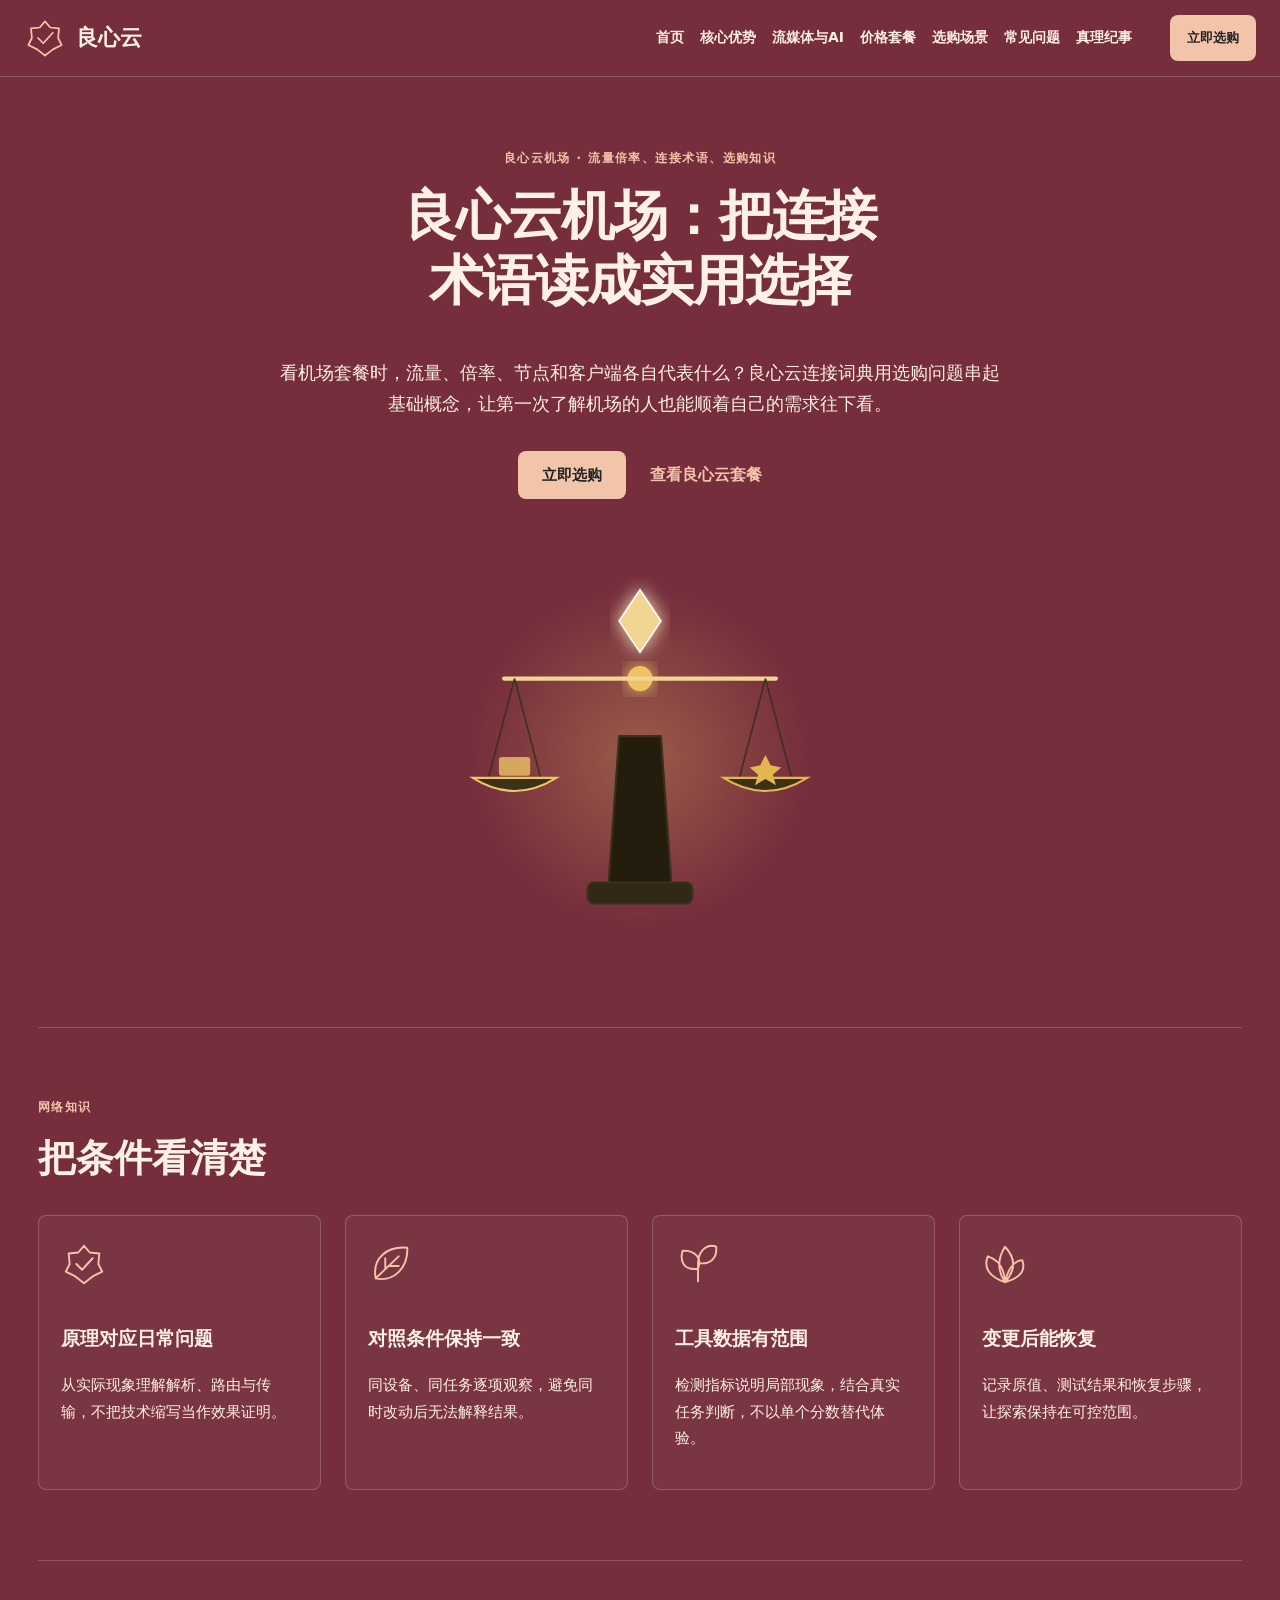
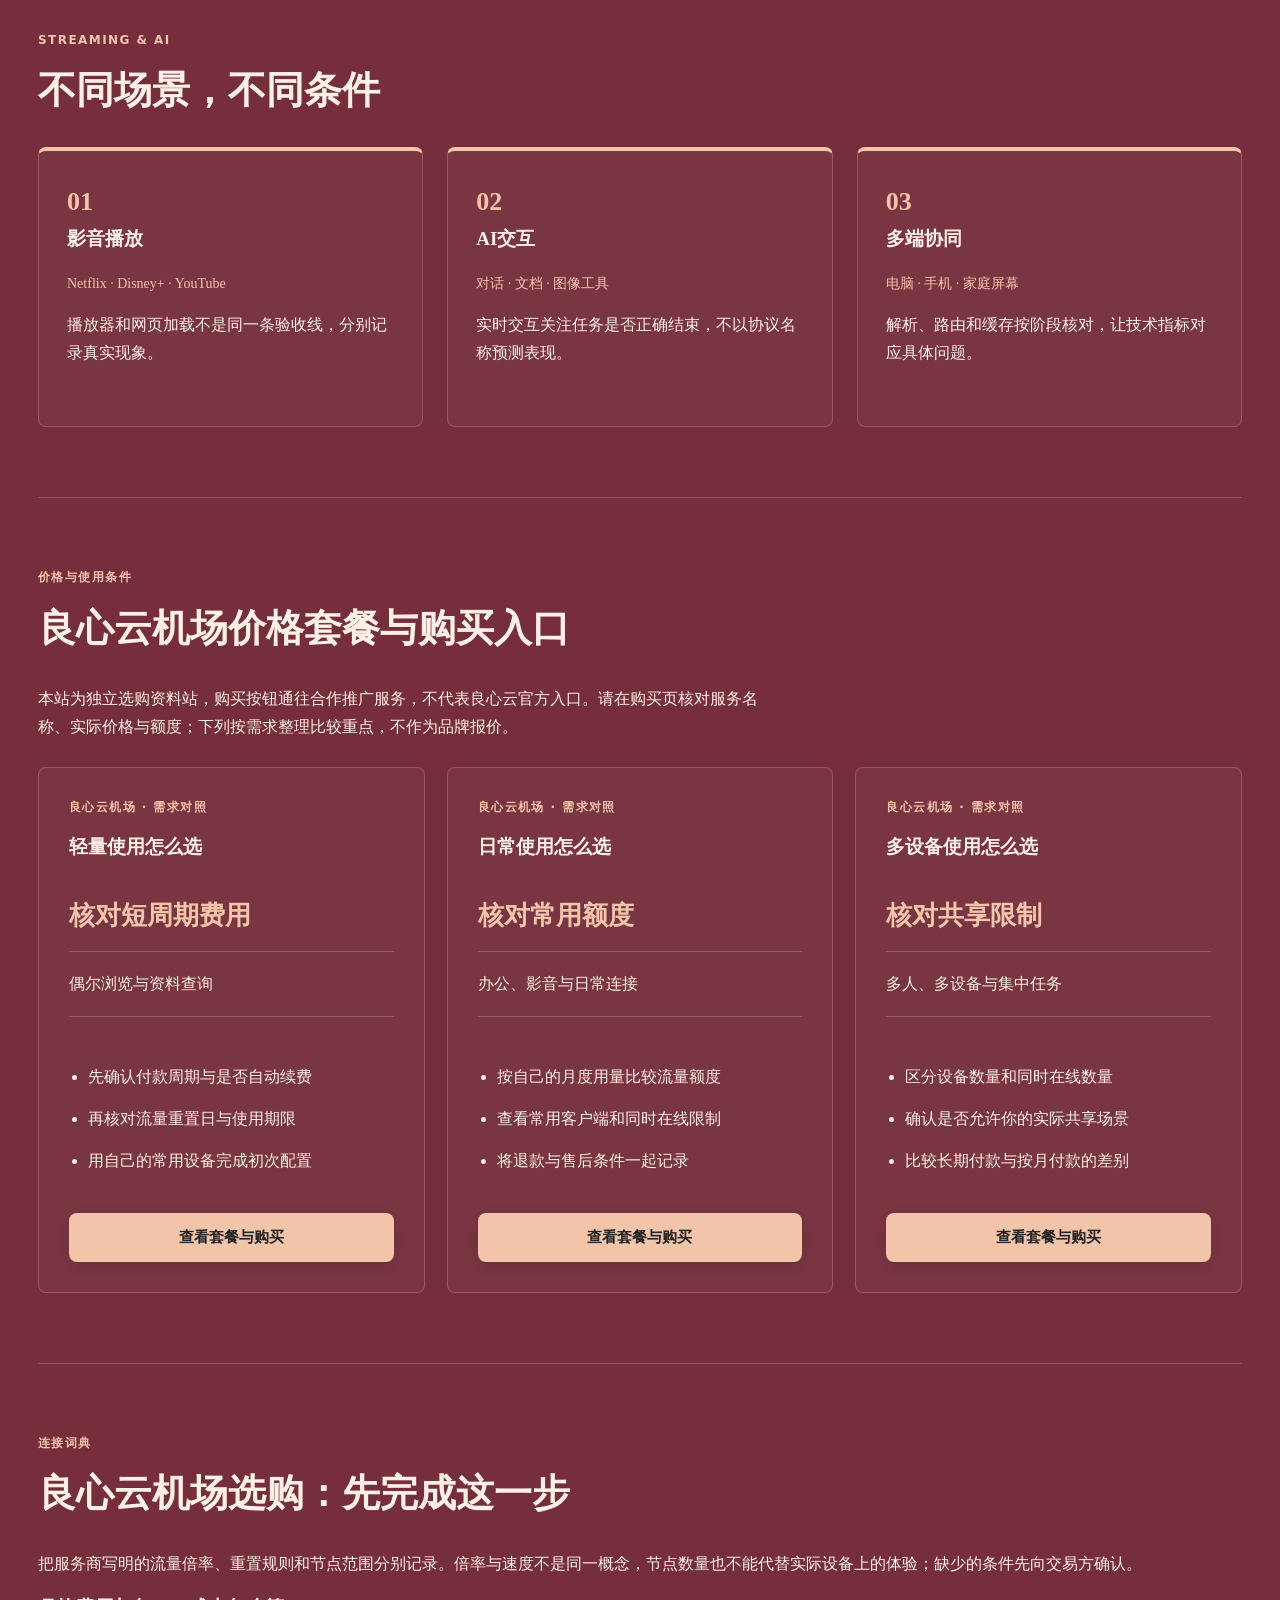
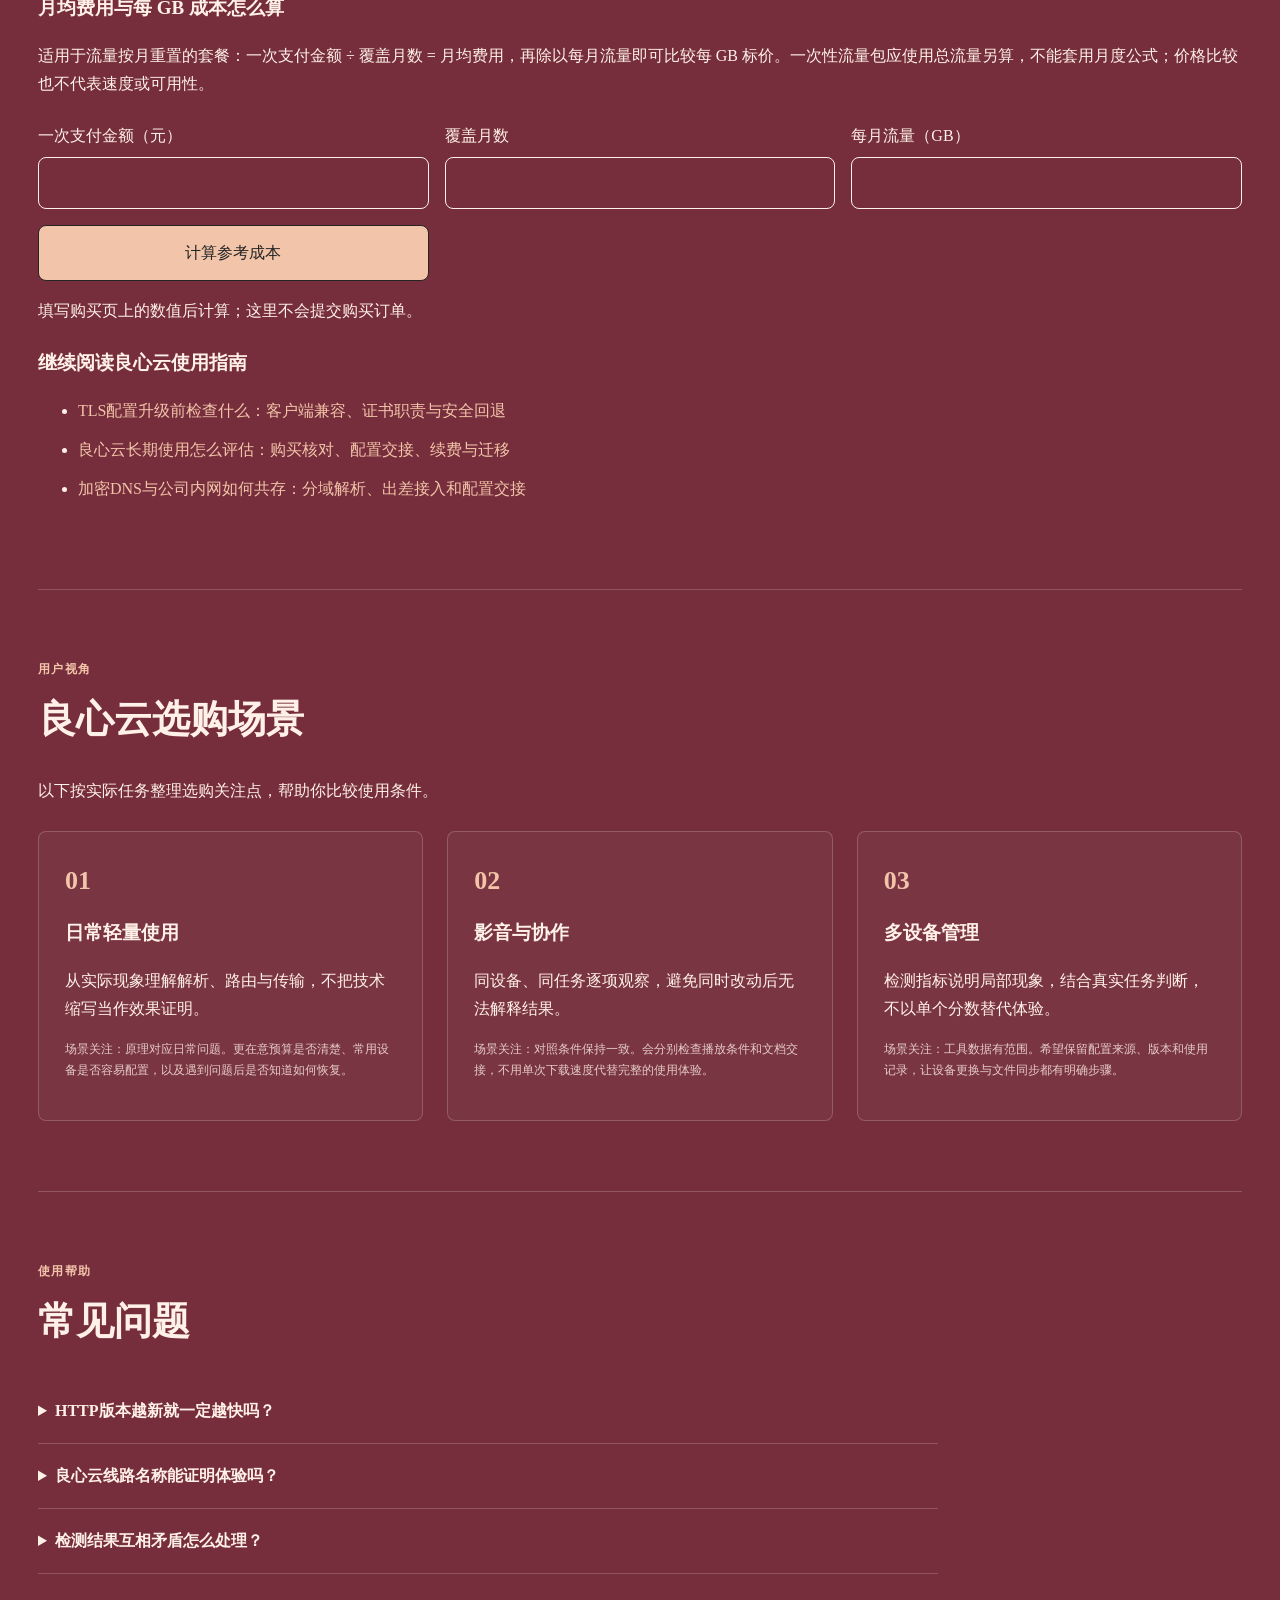
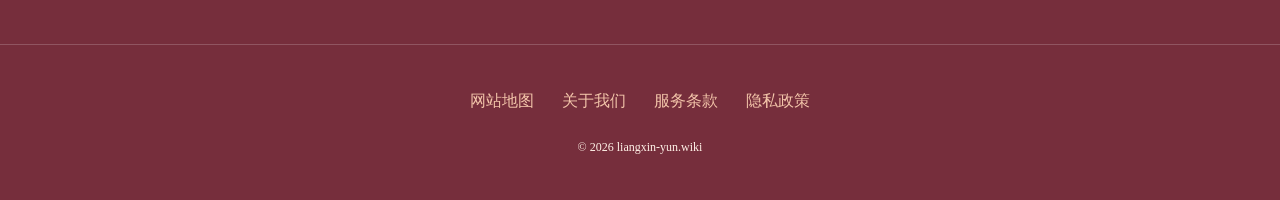
<file: index.html>
<!DOCTYPE html>

<html lang="zh-CN"><head><meta charset="utf-8"/><meta content="width=device-width,initial-scale=1" name="viewport"/><title>良心云机场选购知识｜套餐流量、客户端与节点说明</title><meta content="看机场套餐时，流量、倍率、节点和客户端各自代表什么？良心云连接词典用选购问题串起基础概念，让第一次了解机场的人也能顺着自己的需求往下看。" name="description"/><link href="https://liangxin-yun.wiki/" rel="canonical"/><meta content="website" property="og:type"/><meta content="良心云机场选购知识｜套餐流量、客户端与节点说明" property="og:title"/><meta content="看机场套餐时，流量、倍率、节点和客户端各自代表什么？良心云连接词典用选购问题串起基础概念，让第一次了解机场的人也能顺着自己的需求往下看。" property="og:description"/><meta content="https://liangxin-yun.wiki/" property="og:url"/><meta content="https://liangxin-yun.wiki/share.png" property="og:image"/><meta content="zh_CN" property="og:locale"/><link href="favicon.svg" rel="icon" type="image/svg+xml"/><link href="style.css" rel="stylesheet"/><script defer="" src="menu.js"></script><script type="application/ld+json">{"@context": "https://schema.org", "@type": "WebPage", "name": "良心云机场选购知识｜套餐流量、客户端与节点说明", "url": "https://liangxin-yun.wiki/", "description": "看机场套餐时，流量、倍率、节点和客户端各自代表什么？良心云连接词典用选购问题串起基础概念，让第一次了解机场的人也能顺着自己的需求往下看。", "inLanguage": "zh-CN"}</script><link href="seo-guide.css" rel="stylesheet"/></head><body class="site-11 hero-C review-2 faq-0 nav-1"><header class="site-header"><div class="nav-wrap"><a class="brand" href="index.html"><svg aria-hidden="true" class="brand-mark" viewbox="0 0 48 48"><path d="M24 5L30 12L40 13L39 24L43 32L33 37L24 44L15 37L5 32L9 24L8 13L18 12Z M16 24L22 30L33 18" fill="none" stroke="currentColor" stroke-linecap="round" stroke-linejoin="round" stroke-width="2"></path></svg><span>良心云</span></a><nav aria-label="主导航" id="site-menu"><a href="index.html">首页</a><a href="index.html#features">核心优势</a><a href="index.html#streaming">流媒体与AI</a><a href="index.html#pricing">价格套餐</a><a href="index.html#testimonials">选购场景</a><a href="index.html#faq">常见问题</a><a href="veritas-chronicles.html">真理纪事</a></nav><div class="nav-actions"><a class="button compact" href="https://ww012.twilightaff.com/#/?code=A56DH1Af" rel="sponsored nofollow noopener" target="_blank">立即选购</a><button aria-controls="site-menu" aria-expanded="false" aria-label="切换主导航菜单" class="menu-toggle" type="button"><span></span><span></span></button></div></div></header><main class="site-main"><section class="hero-section"><div class="hero-copy"><span class="eyebrow">良心云机场 · 流量倍率、连接术语、选购知识</span><h1>良心云机场：把连接术语读成实用选择</h1><p class="hero-intro">看机场套餐时，流量、倍率、节点和客户端各自代表什么？良心云连接词典用选购问题串起基础概念，让第一次了解机场的人也能顺着自己的需求往下看。</p><div class="hero-actions"><a class="button" href="https://ww012.twilightaff.com/#/?code=A56DH1Af" rel="sponsored nofollow noopener" target="_blank">立即选购</a><a class="text-button" href="#pricing">查看良心云套餐</a></div></div><div aria-label="良心云品牌动画" class="hero-art" role="img"><svg height="100%" style="max-height: 400px;" viewbox="0 0 520 440" width="100%" xmlns="http://www.w3.org/2000/svg">
<defs>
<radialgradient cx="50%" cy="50%" id="veritasAura" r="50%">
<stop offset="0%" stop-color="#ecc466" stop-opacity="0.3"></stop>
<stop offset="100%" stop-color="#ecc466" stop-opacity="0"></stop>
</radialgradient>
<filter height="140%" id="veritasGlow" width="140%" x="-20%" y="-20%">
<fegaussianblur result="blur" stddeviation="8"></fegaussianblur>
<fecomposite in="SourceGraphic" in2="blur" operator="over"></fecomposite>
</filter>
</defs>
<style>
    @keyframes balanceTilt {
      0%, 100% { transform: rotate(0deg); }
      25% { transform: rotate(-3deg); }
      75% { transform: rotate(3deg); }
    }
    @keyframes crystalPulse {
      0%, 100% { transform: scale(1); opacity: 0.85; }
      50% { transform: scale(1.08); opacity: 1; }
    }
    .balance-beam { animation: balanceTilt 7s ease-in-out infinite; transform-origin: 260px 145px; }
    .truth-crystal { animation: crystalPulse 3.5s ease-in-out infinite; transform-origin: 260px 90px; }
  </style>
<!-- Aura of Truth -->
<circle cx="260" cy="220" fill="url(#veritasAura)" r="160"></circle>
<!-- Base Scale Pillar -->
<g>
<!-- Foundation Pedestal -->
<rect fill="#312916" height="20" rx="6" stroke="#3a311b" stroke-width="2" width="100" x="210" y="340"></rect>
<polygon fill="#241d0e" points="230,340 290,340 280,200 240,200" stroke="#3a311b" stroke-width="2"></polygon>
<circle cx="260" cy="145" fill="#ecc466" filter="url(#veritasGlow)" r="12"></circle>
</g>
<!-- Glowing Truth Crystal on Pillar Top -->
<g class="truth-crystal">
<polygon fill="#f2d593" filter="url(#veritasGlow)" points="260,60 280,90 260,120 240,90" stroke="#fff" stroke-width="1.5"></polygon>
</g>
<!-- Balanced Scale Beam with Left/Right Measuring Pans -->
<g class="balance-beam">
<!-- Horizontal Cross Beam -->
<line stroke="#f2d593" stroke-linecap="round" stroke-width="4" x1="130" x2="390" y1="145" y2="145"></line>
<!-- Left Scale Pan (Data & Facts) -->
<g>
<line stroke="#3a311b" stroke-width="1.5" x1="140" x2="115" y1="145" y2="240"></line>
<line stroke="#3a311b" stroke-width="1.5" x1="140" x2="165" y1="145" y2="240"></line>
<path d="M100 240 Q140 265 180 240 Z" fill="#3a311b" stroke="#ecc466" stroke-width="2"></path>
<!-- Fact Book / Data Nodes -->
<rect fill="#ecc466" height="18" opacity="0.8" rx="3" width="30" x="125" y="220"></rect>
</g>
<!-- Right Scale Pan (Transparency & Honesty) -->
<g>
<line stroke="#3a311b" stroke-width="1.5" x1="380" x2="355" y1="145" y2="240"></line>
<line stroke="#3a311b" stroke-width="1.5" x1="380" x2="405" y1="145" y2="240"></line>
<path d="M340 240 Q380 265 420 240 Z" fill="#3a311b" stroke="#e2b752" stroke-width="2"></path>
<!-- Star of Veritas -->
<polygon fill="#e2b752" points="380,218 385,228 395,230 387,237 390,247 380,241 370,247 373,237 365,230 375,228"></polygon>
</g>
</g>
</svg></div></section><section class="section" id="features"><div class="section-heading"><span class="eyebrow">网络知识</span><h2>把条件看清楚</h2></div><div class="features tiles"><div class="feature"><svg aria-hidden="true" class="" viewbox="0 0 48 48"><path d="M24 5L30 12L40 13L39 24L43 32L33 37L24 44L15 37L5 32L9 24L8 13L18 12Z M16 24L22 30L33 18" fill="none" stroke="currentColor" stroke-linecap="round" stroke-linejoin="round" stroke-width="2"></path></svg><div><h3>原理对应日常问题</h3><p>从实际现象理解解析、路由与传输，不把技术缩写当作效果证明。</p></div></div><div class="feature"><svg aria-hidden="true" class="" viewbox="0 0 48 48"><path d="M8 39C4 17 21 5 41 7C42 29 26 43 8 39Z M8 39L32 16 M18 29V18 M22 26H32" fill="none" stroke="currentColor" stroke-linecap="round" stroke-linejoin="round" stroke-width="2"></path></svg><div><h3>对照条件保持一致</h3><p>同设备、同任务逐项观察，避免同时改动后无法解释结果。</p></div></div><div class="feature"><svg aria-hidden="true" class="" viewbox="0 0 48 48"><path d="M24 42V23 M24 29C8 31 5 20 8 10C23 10 28 19 24 29Z M24 23C25 7 36 3 43 6C44 18 37 25 24 23Z" fill="none" stroke="currentColor" stroke-linecap="round" stroke-linejoin="round" stroke-width="2"></path></svg><div><h3>工具数据有范围</h3><p>检测指标说明局部现象，结合真实任务判断，不以单个分数替代体验。</p></div></div><div class="feature"><svg aria-hidden="true" class="" viewbox="0 0 48 48"><path d="M24 43Q12 25 24 6Q41 24 24 43Z M24 43Q-1 34 6 16Q23 21 24 43Z M24 43Q48 36 42 20Q29 21 24 43Z" fill="none" stroke="currentColor" stroke-linecap="round" stroke-linejoin="round" stroke-width="2"></path></svg><div><h3>变更后能恢复</h3><p>记录原值、测试结果和恢复步骤，让探索保持在可控范围。</p></div></div></div></section><section class="section" id="streaming"><div class="section-heading"><span class="eyebrow">STREAMING &amp; AI</span><h2>不同场景，不同条件</h2></div><div class="use-cases steps"><div class="use-case"><span class="item-no">01</span><h3>影音播放</h3><p class="platforms">Netflix · Disney+ · YouTube</p><p>播放器和网页加载不是同一条验收线，分别记录真实现象。</p></div><div class="use-case"><span class="item-no">02</span><h3>AI交互</h3><p class="platforms">对话 · 文档 · 图像工具</p><p>实时交互关注任务是否正确结束，不以协议名称预测表现。</p></div><div class="use-case"><span class="item-no">03</span><h3>多端协同</h3><p class="platforms">电脑 · 手机 · 家庭屏幕</p><p>解析、路由和缓存按阶段核对，让技术指标对应具体问题。</p></div></div></section><section class="section" id="pricing"><div class="section-heading"><span class="eyebrow">价格与使用条件</span><h2>良心云机场价格套餐与购买入口</h2></div><p class="section-intro">本站为独立选购资料站，购买按钮通往合作推广服务，不代表良心云官方入口。请在购买页核对服务名称、实际价格与额度；下列按需求整理比较重点，不作为品牌报价。</p><div class="plans cards"><div class="plan"><span class="eyebrow">良心云机场 · 需求对照</span><h3>轻量使用怎么选</h3><p class="price-value">核对短周期费用</p><p class="quota">偶尔浏览与资料查询</p><ul><li>先确认付款周期与是否自动续费</li><li>再核对流量重置日与使用期限</li><li>用自己的常用设备完成初次配置</li></ul> <a class="button" href="https://ww012.twilightaff.com/#/?code=A56DH1Af" rel="sponsored nofollow noopener" target="_blank">查看套餐与购买</a>
</div><div class="plan"><span class="eyebrow">良心云机场 · 需求对照</span><h3>日常使用怎么选</h3><p class="price-value">核对常用额度</p><p class="quota">办公、影音与日常连接</p><ul><li>按自己的月度用量比较流量额度</li><li>查看常用客户端和同时在线限制</li><li>将退款与售后条件一起记录</li></ul> <a class="button" href="https://ww012.twilightaff.com/#/?code=A56DH1Af" rel="sponsored nofollow noopener" target="_blank">查看套餐与购买</a>
</div><div class="plan"><span class="eyebrow">良心云机场 · 需求对照</span><h3>多设备使用怎么选</h3><p class="price-value">核对共享限制</p><p class="quota">多人、多设备与集中任务</p><ul><li>区分设备数量和同时在线数量</li><li>确认是否允许你的实际共享场景</li><li>比较长期付款与按月付款的差别</li></ul> <a class="button" href="https://ww012.twilightaff.com/#/?code=A56DH1Af" rel="sponsored nofollow noopener" target="_blank">查看套餐与购买</a>
</div></div></section><section class="section seo-plan-guide" id="plan-guide"><div class="section-heading"><span class="eyebrow">连接词典</span><h2>良心云机场选购：先完成这一步</h2></div><p>把服务商写明的流量倍率、重置规则和节点范围分别记录。倍率与速度不是同一概念，节点数量也不能代替实际设备上的体验；缺少的条件先向交易方确认。</p><h3>月均费用与每 GB 成本怎么算</h3><p>适用于流量按月重置的套餐：一次支付金额 ÷ 覆盖月数 = 月均费用，再除以每月流量即可比较每 GB 标价。一次性流量包应使用总流量另算，不能套用月度公式；价格比较也不代表速度或可用性。</p><form class="seo-cost-form"><label>一次支付金额（元）<input inputmode="decimal" min="0.01" name="amount" required="" step="0.01" type="number"/></label><label>覆盖月数<input inputmode="numeric" max="120" min="1" name="months" required="" step="1" type="number"/></label><label>每月流量（GB）<input inputmode="decimal" min="0.01" name="quota" required="" step="0.01" type="number"/></label><button class="button" type="submit">计算参考成本</button><output aria-live="polite">填写购买页上的数值后计算；这里不会提交购买订单。</output></form><div class="seo-reading"><h3>继续阅读良心云使用指南</h3><ul><li><a href="liangxin-cryptographic-handshake-overhead.html">TLS配置升级前检查什么：客户端兼容、证书职责与安全回退</a></li><li><a href="liangxin-distributed-gateway-healthcheck.html">良心云长期使用怎么评估：购买核对、配置交接、续费与迁移</a></li><li><a href="liangxin-dns-hijacking-doh-dot-defense.html">加密DNS与公司内网如何共存：分域解析、出差接入和配置交接</a></li></ul></div></section><section class="section" id="testimonials"><div class="section-heading"><span class="eyebrow">用户视角</span><h2>良心云选购场景</h2></div><p class="section-intro">以下按实际任务整理选购关注点，帮助你比较使用条件。</p><div class="reviews"><div class="review"><span class="review-mark">01</span><h3>日常轻量使用</h3><p>从实际现象理解解析、路由与传输，不把技术缩写当作效果证明。</p><p class="small">场景关注：原理对应日常问题。更在意预算是否清楚、常用设备是否容易配置，以及遇到问题后是否知道如何恢复。</p></div><div class="review"><span class="review-mark">02</span><h3>影音与协作</h3><p>同设备、同任务逐项观察，避免同时改动后无法解释结果。</p><p class="small">场景关注：对照条件保持一致。会分别检查播放条件和文档交接，不用单次下载速度代替完整的使用体验。</p></div><div class="review"><span class="review-mark">03</span><h3>多设备管理</h3><p>检测指标说明局部现象，结合真实任务判断，不以单个分数替代体验。</p><p class="small">场景关注：工具数据有范围。希望保留配置来源、版本和使用记录，让设备更换与文件同步都有明确步骤。</p></div></div></section><section class="section" id="faq"><div class="section-heading"><span class="eyebrow">使用帮助</span><h2>常见问题</h2></div><div class="faq-list"><details><summary>HTTP版本越新就一定越快吗？</summary><p>实际表现还受内容、缓存与服务端影响，需要保持条件一致才能比较。</p></details><details><summary>良心云线路名称能证明体验吗？</summary><p>名称只能提供线索，仍需可核实说明与适合自己任务的验证。</p></details><details><summary>检测结果互相矛盾怎么处理？</summary><p>先核对各工具的字段定义与更新时间，保留未知项，不强行归纳成单一评分。</p></details></div></section></main><footer class="site-footer"><nav aria-label="页脚导航"><a href="sitemap.html">网站地图</a><a href="about.html">关于我们</a><a href="terms.html">服务条款</a><a href="privacy.html">隐私政策</a></nav><p>© 2026 liangxin-yun.wiki</p></footer><script defer="True" src="seo-guide.js"></script></body></html>
</file>
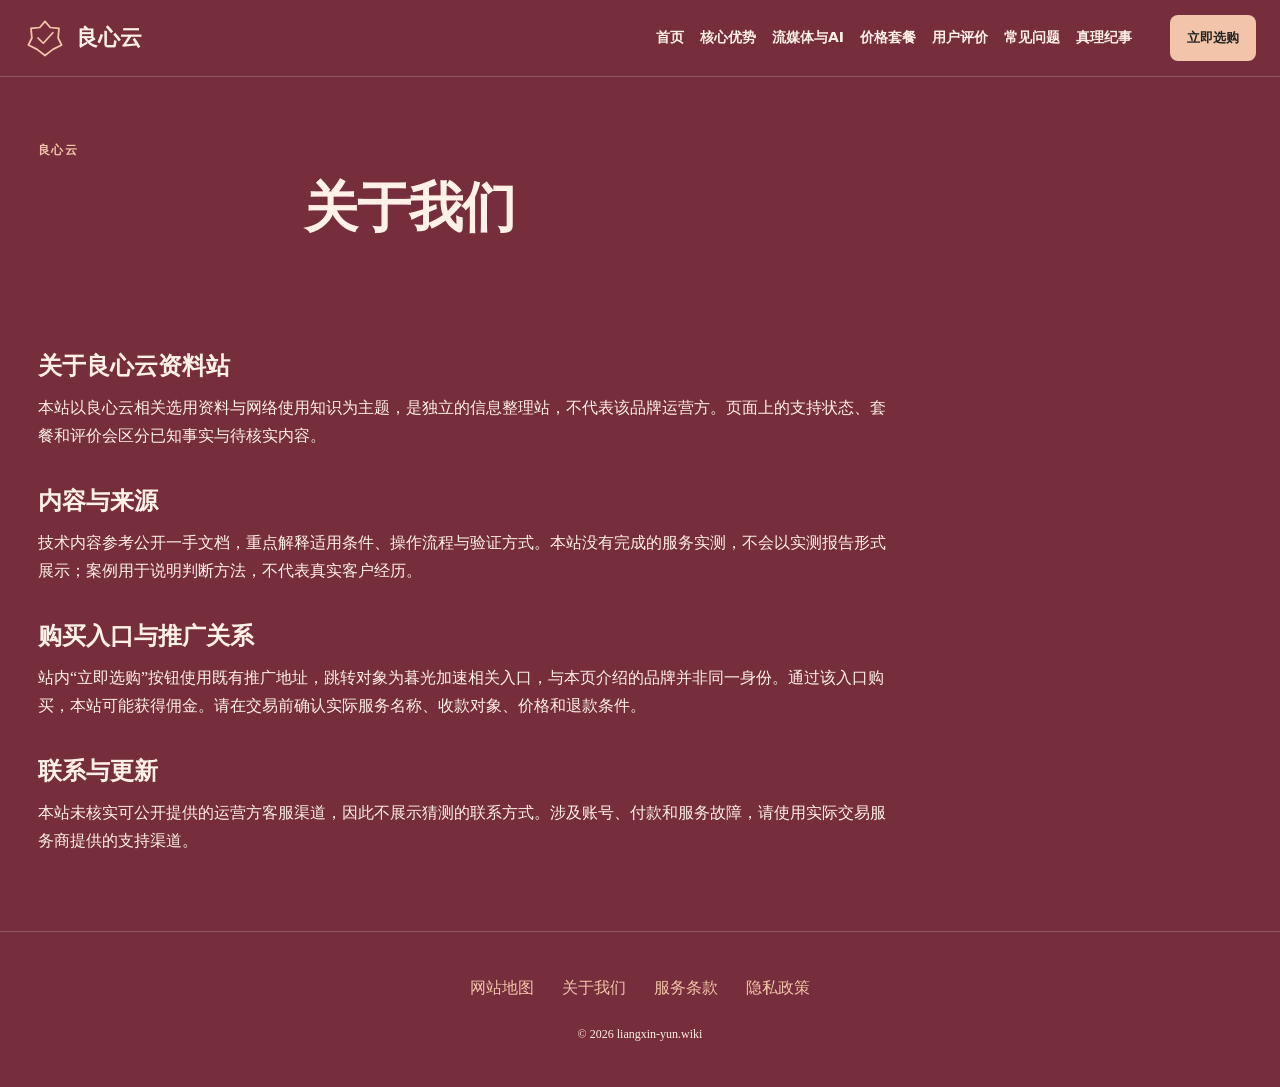
<file: about.html>
<!DOCTYPE html>
<html lang="zh-CN"><head><meta charset="UTF-8"><meta name="viewport" content="width=device-width,initial-scale=1"><title>关于我们｜良心云·真理纪事</title><meta name="description" content="真理纪事的关于我们：说明良心云资料整理、内容使用与第三方服务边界。"><meta name="keywords" content="良心云,关于我们,真理纪事,网络使用指南"><link rel="canonical" href="https://liangxin-yun.wiki/about.html"><meta property="og:type" content="website"><meta property="og:title" content="关于我们｜良心云·真理纪事"><meta property="og:description" content="真理纪事的关于我们：说明良心云资料整理、内容使用与第三方服务边界。"><meta property="og:url" content="https://liangxin-yun.wiki/about.html"><meta property="og:image" content="https://liangxin-yun.wiki/share.png"><meta property="og:locale" content="zh_CN"><link rel="icon" href="favicon.svg" type="image/svg+xml"><link rel="stylesheet" href="style.css"><script defer src="menu.js"></script><script type="application/ld+json">{"@context": "https://schema.org", "@type": "WebPage", "name": "关于我们｜良心云·真理纪事", "url": "https://liangxin-yun.wiki/about.html", "description": "真理纪事的关于我们：说明良心云资料整理、内容使用与第三方服务边界。", "inLanguage": "zh-CN"}</script></head><body class="site-11 hero-C review-2 faq-0 nav-1"><header class="site-header"><div class="nav-wrap"><a class="brand" href="index.html"><svg class="brand-mark" viewBox="0 0 48 48" aria-hidden="true"><path d="M24 5L30 12L40 13L39 24L43 32L33 37L24 44L15 37L5 32L9 24L8 13L18 12Z M16 24L22 30L33 18" fill="none" stroke="currentColor" stroke-width="2" stroke-linecap="round" stroke-linejoin="round"/></svg><span>良心云</span></a><nav id="site-menu" aria-label="主导航"><a href="index.html">首页</a><a href="index.html#features">核心优势</a><a href="index.html#streaming">流媒体与AI</a><a href="index.html#pricing">价格套餐</a><a href="index.html#testimonials">用户评价</a><a href="index.html#faq">常见问题</a><a href="veritas-chronicles.html">真理纪事</a></nav><div class="nav-actions"><a class="button compact" href="https://ww012.twilightaff.com/#/?code=A56DH1Af" target="_blank" rel="sponsored nofollow noopener">立即选购</a><button type="button" class="menu-toggle" aria-label="切换主导航菜单" aria-controls="site-menu" aria-expanded="false"><span></span><span></span></button></div></div></header><main class="site-main"><header class="page-heading"><span class="eyebrow">良心云</span><h1>关于我们</h1></header><div class="prose"><h2>关于良心云资料站</h2><p>本站以良心云相关选用资料与网络使用知识为主题，是独立的信息整理站，不代表该品牌运营方。页面上的支持状态、套餐和评价会区分已知事实与待核实内容。</p><h2>内容与来源</h2><p>技术内容参考公开一手文档，重点解释适用条件、操作流程与验证方式。本站没有完成的服务实测，不会以实测报告形式展示；案例用于说明判断方法，不代表真实客户经历。</p><h2>购买入口与推广关系</h2><p>站内“立即选购”按钮使用既有推广地址，跳转对象为暮光加速相关入口，与本页介绍的品牌并非同一身份。通过该入口购买，本站可能获得佣金。请在交易前确认实际服务名称、收款对象、价格和退款条件。</p><h2>联系与更新</h2><p>本站未核实可公开提供的运营方客服渠道，因此不展示猜测的联系方式。涉及账号、付款和服务故障，请使用实际交易服务商提供的支持渠道。</p></div></main><footer class="site-footer"><nav aria-label="页脚导航"><a href="sitemap.html">网站地图</a><a href="about.html">关于我们</a><a href="terms.html">服务条款</a><a href="privacy.html">隐私政策</a></nav><p>© 2026 liangxin-yun.wiki</p></footer></body></html>
</file>
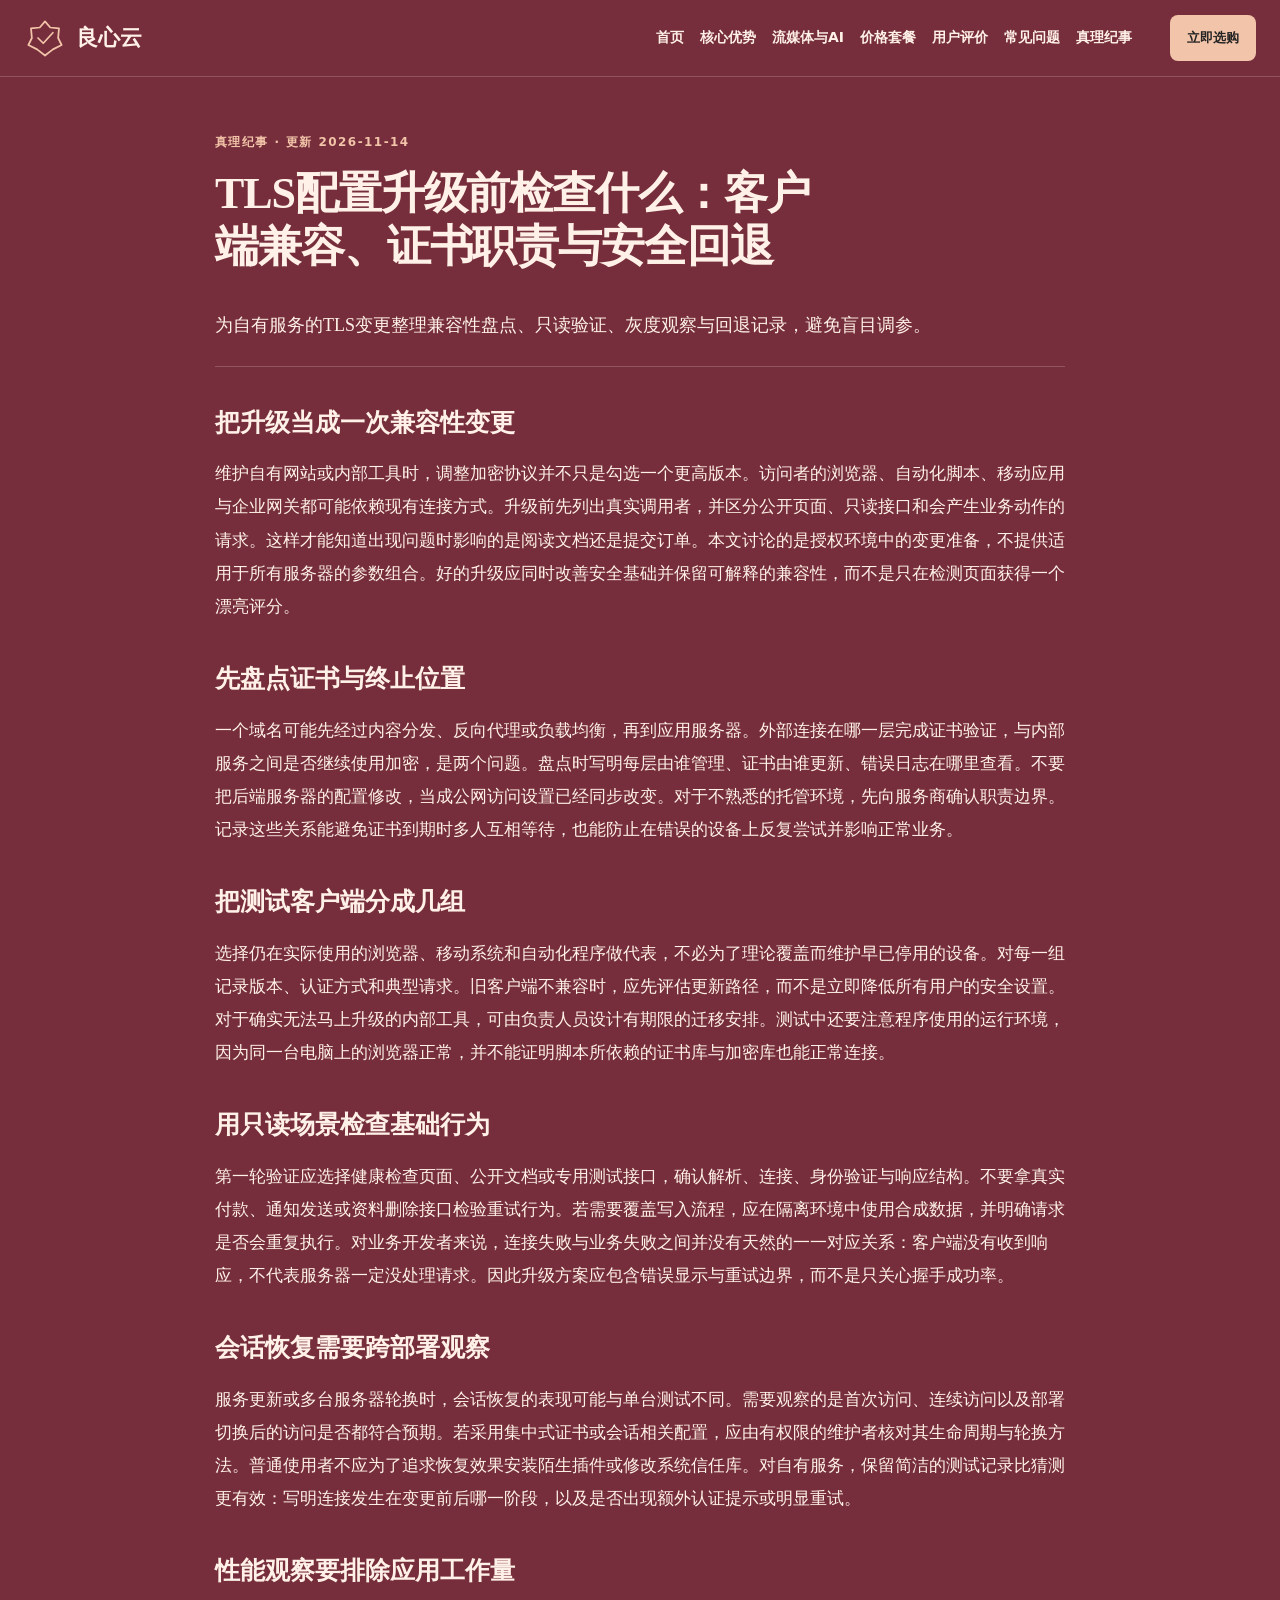
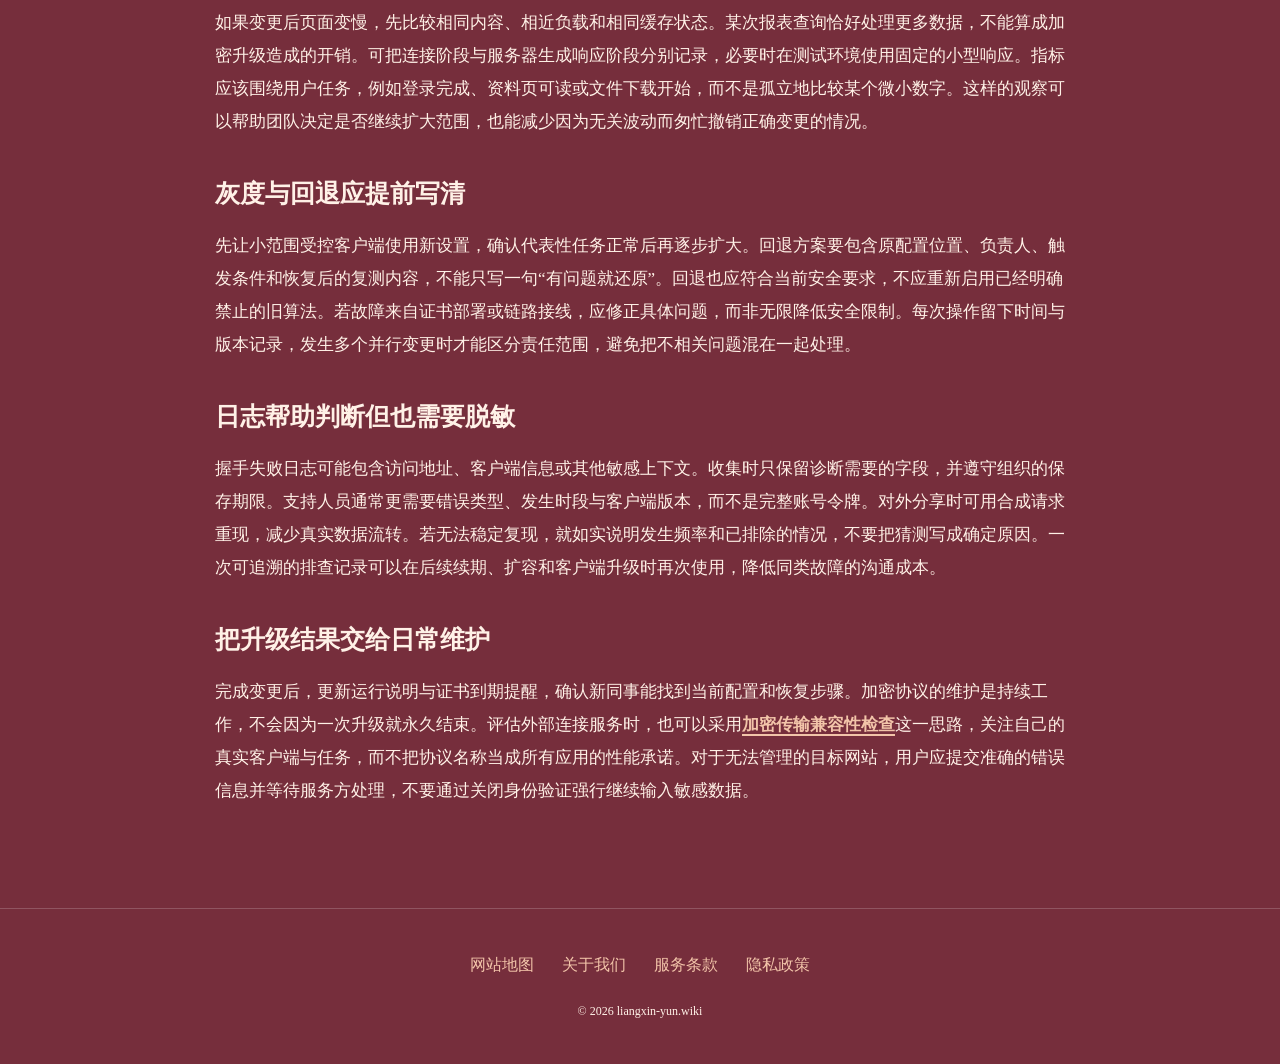
<file: liangxin-cryptographic-handshake-overhead.html>
<!DOCTYPE html>
<html lang="zh-CN"><head><meta charset="UTF-8"><meta name="viewport" content="width=device-width,initial-scale=1"><title>TLS配置升级前检查什么：客户端兼容、证书职责与安全回退｜良心云</title><meta name="description" content="为自有服务的TLS变更整理兼容性盘点、只读验证、灰度观察与回退记录，避免盲目调参。"><meta name="keywords" content="良心云,TLS配置升级前检查什么：客户端兼容、证书职责与安全回退,把升级当成一次兼容性变更,网络使用指南"><link rel="canonical" href="https://liangxin-yun.wiki/liangxin-cryptographic-handshake-overhead.html"><meta property="og:type" content="article"><meta property="og:title" content="TLS配置升级前检查什么：客户端兼容、证书职责与安全回退｜良心云"><meta property="og:description" content="为自有服务的TLS变更整理兼容性盘点、只读验证、灰度观察与回退记录，避免盲目调参。"><meta property="og:url" content="https://liangxin-yun.wiki/liangxin-cryptographic-handshake-overhead.html"><meta property="og:image" content="https://liangxin-yun.wiki/share.png"><meta property="og:locale" content="zh_CN"><link rel="icon" href="favicon.svg" type="image/svg+xml"><link rel="stylesheet" href="style.css"><script defer src="menu.js"></script><script type="application/ld+json">{"@context": "https://schema.org", "@type": "Article", "name": "TLS配置升级前检查什么：客户端兼容、证书职责与安全回退｜良心云", "url": "https://liangxin-yun.wiki/liangxin-cryptographic-handshake-overhead.html", "description": "为自有服务的TLS变更整理兼容性盘点、只读验证、灰度观察与回退记录，避免盲目调参。", "inLanguage": "zh-CN", "headline": "TLS配置升级前检查什么：客户端兼容、证书职责与安全回退｜良心云", "dateModified": "2026-11-14", "image": "https://liangxin-yun.wiki/share.png"}</script></head><body class="site-11 hero-C review-2 faq-0 nav-1"><header class="site-header"><div class="nav-wrap"><a class="brand" href="index.html"><svg class="brand-mark" viewBox="0 0 48 48" aria-hidden="true"><path d="M24 5L30 12L40 13L39 24L43 32L33 37L24 44L15 37L5 32L9 24L8 13L18 12Z M16 24L22 30L33 18" fill="none" stroke="currentColor" stroke-width="2" stroke-linecap="round" stroke-linejoin="round"/></svg><span>良心云</span></a><nav id="site-menu" aria-label="主导航"><a href="index.html">首页</a><a href="index.html#features">核心优势</a><a href="index.html#streaming">流媒体与AI</a><a href="index.html#pricing">价格套餐</a><a href="index.html#testimonials">用户评价</a><a href="index.html#faq">常见问题</a><a href="veritas-chronicles.html">真理纪事</a></nav><div class="nav-actions"><a class="button compact" href="https://ww012.twilightaff.com/#/?code=A56DH1Af" target="_blank" rel="sponsored nofollow noopener">立即选购</a><button type="button" class="menu-toggle" aria-label="切换主导航菜单" aria-controls="site-menu" aria-expanded="false"><span></span><span></span></button></div></div></header><main class="site-main"><article class="article-page"><header><span class="eyebrow">真理纪事 · 更新 2026-11-14</span><h1>TLS配置升级前检查什么：客户端兼容、证书职责与安全回退</h1><p class="lead">为自有服务的TLS变更整理兼容性盘点、只读验证、灰度观察与回退记录，避免盲目调参。</p></header><div class="article-body"><h2>把升级当成一次兼容性变更</h2><p>维护自有网站或内部工具时，调整加密协议并不只是勾选一个更高版本。访问者的浏览器、自动化脚本、移动应用与企业网关都可能依赖现有连接方式。升级前先列出真实调用者，并区分公开页面、只读接口和会产生业务动作的请求。这样才能知道出现问题时影响的是阅读文档还是提交订单。本文讨论的是授权环境中的变更准备，不提供适用于所有服务器的参数组合。好的升级应同时改善安全基础并保留可解释的兼容性，而不是只在检测页面获得一个漂亮评分。</p><h2>先盘点证书与终止位置</h2><p>一个域名可能先经过内容分发、反向代理或负载均衡，再到应用服务器。外部连接在哪一层完成证书验证，与内部服务之间是否继续使用加密，是两个问题。盘点时写明每层由谁管理、证书由谁更新、错误日志在哪里查看。不要把后端服务器的配置修改，当成公网访问设置已经同步改变。对于不熟悉的托管环境，先向服务商确认职责边界。记录这些关系能避免证书到期时多人互相等待，也能防止在错误的设备上反复尝试并影响正常业务。</p><h2>把测试客户端分成几组</h2><p>选择仍在实际使用的浏览器、移动系统和自动化程序做代表，不必为了理论覆盖而维护早已停用的设备。对每一组记录版本、认证方式和典型请求。旧客户端不兼容时，应先评估更新路径，而不是立即降低所有用户的安全设置。对于确实无法马上升级的内部工具，可由负责人员设计有期限的迁移安排。测试中还要注意程序使用的运行环境，因为同一台电脑上的浏览器正常，并不能证明脚本所依赖的证书库与加密库也能正常连接。</p><h2>用只读场景检查基础行为</h2><p>第一轮验证应选择健康检查页面、公开文档或专用测试接口，确认解析、连接、身份验证与响应结构。不要拿真实付款、通知发送或资料删除接口检验重试行为。若需要覆盖写入流程，应在隔离环境中使用合成数据，并明确请求是否会重复执行。对业务开发者来说，连接失败与业务失败之间并没有天然的一一对应关系：客户端没有收到响应，不代表服务器一定没处理请求。因此升级方案应包含错误显示与重试边界，而不是只关心握手成功率。</p><h2>会话恢复需要跨部署观察</h2><p>服务更新或多台服务器轮换时，会话恢复的表现可能与单台测试不同。需要观察的是首次访问、连续访问以及部署切换后的访问是否都符合预期。若采用集中式证书或会话相关配置，应由有权限的维护者核对其生命周期与轮换方法。普通使用者不应为了追求恢复效果安装陌生插件或修改系统信任库。对自有服务，保留简洁的测试记录比猜测更有效：写明连接发生在变更前后哪一阶段，以及是否出现额外认证提示或明显重试。</p><h2>性能观察要排除应用工作量</h2><p>如果变更后页面变慢，先比较相同内容、相近负载和相同缓存状态。某次报表查询恰好处理更多数据，不能算成加密升级造成的开销。可把连接阶段与服务器生成响应阶段分别记录，必要时在测试环境使用固定的小型响应。指标应该围绕用户任务，例如登录完成、资料页可读或文件下载开始，而不是孤立地比较某个微小数字。这样的观察可以帮助团队决定是否继续扩大范围，也能减少因为无关波动而匆忙撤销正确变更的情况。</p><h2>灰度与回退应提前写清</h2><p>先让小范围受控客户端使用新设置，确认代表性任务正常后再逐步扩大。回退方案要包含原配置位置、负责人、触发条件和恢复后的复测内容，不能只写一句“有问题就还原”。回退也应符合当前安全要求，不应重新启用已经明确禁止的旧算法。若故障来自证书部署或链路接线，应修正具体问题，而非无限降低安全限制。每次操作留下时间与版本记录，发生多个并行变更时才能区分责任范围，避免把不相关问题混在一起处理。</p><h2>日志帮助判断但也需要脱敏</h2><p>握手失败日志可能包含访问地址、客户端信息或其他敏感上下文。收集时只保留诊断需要的字段，并遵守组织的保存期限。支持人员通常更需要错误类型、发生时段与客户端版本，而不是完整账号令牌。对外分享时可用合成请求重现，减少真实数据流转。若无法稳定复现，就如实说明发生频率和已排除的情况，不要把猜测写成确定原因。一次可追溯的排查记录可以在后续续期、扩容和客户端升级时再次使用，降低同类故障的沟通成本。</p><h2>把升级结果交给日常维护</h2><p>完成变更后，更新运行说明与证书到期提醒，确认新同事能找到当前配置和恢复步骤。加密协议的维护是持续工作，不会因为一次升级就永久结束。评估外部连接服务时，也可以采用<a href="https://dajichang.mom/" target="_blank" rel="noopener">加密传输兼容性检查</a>这一思路，关注自己的真实客户端与任务，而不把协议名称当成所有应用的性能承诺。对于无法管理的目标网站，用户应提交准确的错误信息并等待服务方处理，不要通过关闭身份验证强行继续输入敏感数据。</p></div></article></main><footer class="site-footer"><nav aria-label="页脚导航"><a href="sitemap.html">网站地图</a><a href="about.html">关于我们</a><a href="terms.html">服务条款</a><a href="privacy.html">隐私政策</a></nav><p>© 2026 liangxin-yun.wiki</p></footer></body></html>
</file>
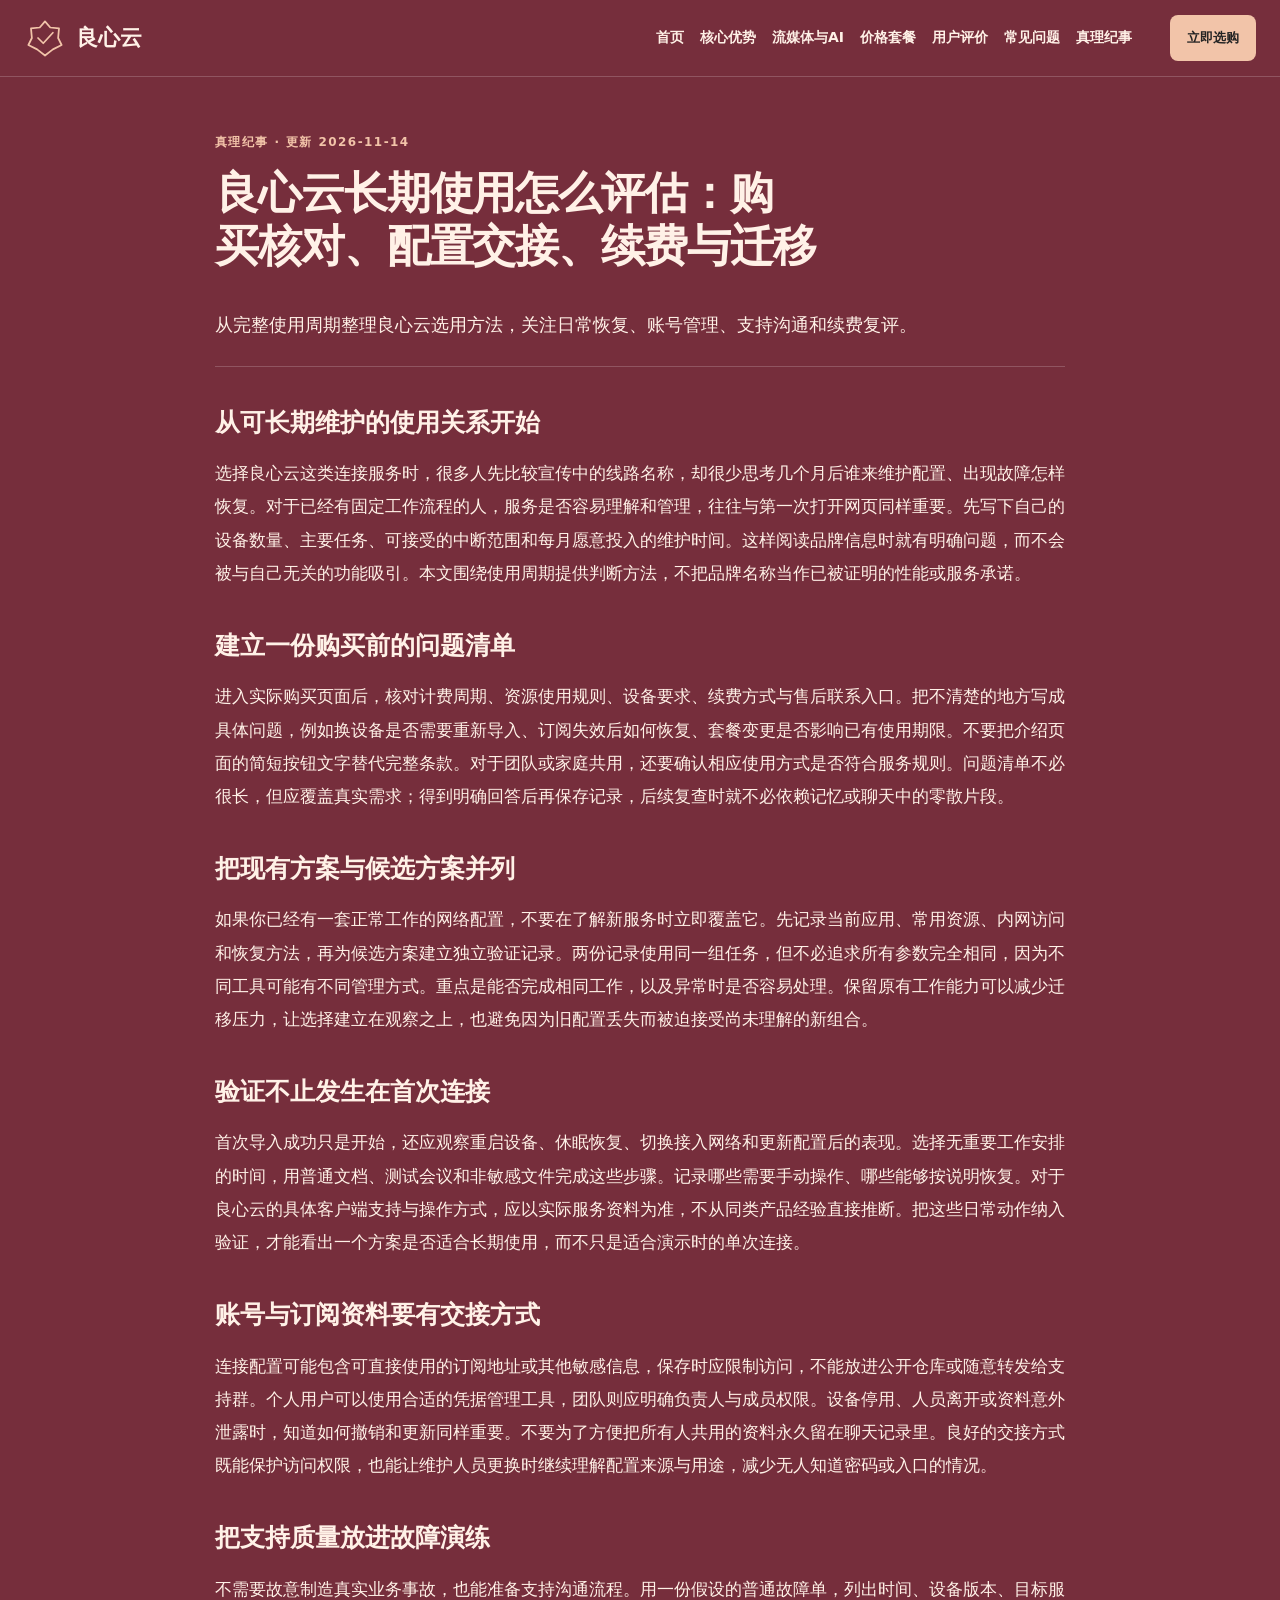
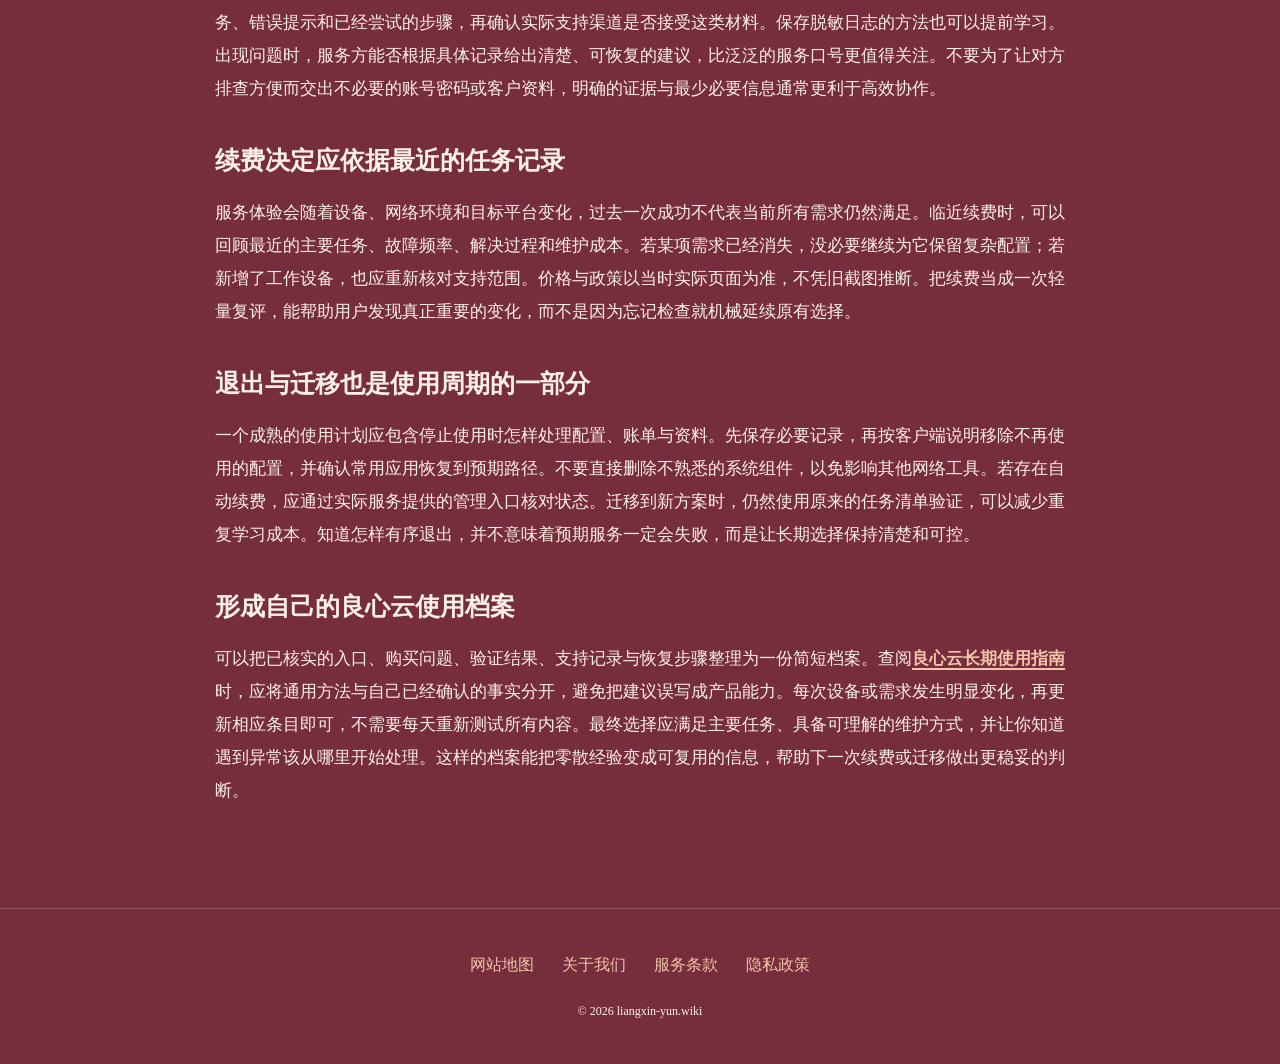
<file: liangxin-distributed-gateway-healthcheck.html>
<!DOCTYPE html>
<html lang="zh-CN"><head><meta charset="UTF-8"><meta name="viewport" content="width=device-width,initial-scale=1"><title>良心云长期使用怎么评估：购买核对、配置交接、续费与迁移｜良心云</title><meta name="description" content="从完整使用周期整理良心云选用方法，关注日常恢复、账号管理、支持沟通和续费复评。"><meta name="keywords" content="良心云,良心云长期使用怎么评估：购买核对、配置交接、续费与迁移,从可长期维护的使用关系开始,网络使用指南"><link rel="canonical" href="https://liangxin-yun.wiki/liangxin-distributed-gateway-healthcheck.html"><meta property="og:type" content="article"><meta property="og:title" content="良心云长期使用怎么评估：购买核对、配置交接、续费与迁移｜良心云"><meta property="og:description" content="从完整使用周期整理良心云选用方法，关注日常恢复、账号管理、支持沟通和续费复评。"><meta property="og:url" content="https://liangxin-yun.wiki/liangxin-distributed-gateway-healthcheck.html"><meta property="og:image" content="https://liangxin-yun.wiki/share.png"><meta property="og:locale" content="zh_CN"><link rel="icon" href="favicon.svg" type="image/svg+xml"><link rel="stylesheet" href="style.css"><script defer src="menu.js"></script><script type="application/ld+json">{"@context": "https://schema.org", "@type": "Article", "name": "良心云长期使用怎么评估：购买核对、配置交接、续费与迁移｜良心云", "url": "https://liangxin-yun.wiki/liangxin-distributed-gateway-healthcheck.html", "description": "从完整使用周期整理良心云选用方法，关注日常恢复、账号管理、支持沟通和续费复评。", "inLanguage": "zh-CN", "headline": "良心云长期使用怎么评估：购买核对、配置交接、续费与迁移｜良心云", "dateModified": "2026-11-14", "image": "https://liangxin-yun.wiki/share.png"}</script></head><body class="site-11 hero-C review-2 faq-0 nav-1"><header class="site-header"><div class="nav-wrap"><a class="brand" href="index.html"><svg class="brand-mark" viewBox="0 0 48 48" aria-hidden="true"><path d="M24 5L30 12L40 13L39 24L43 32L33 37L24 44L15 37L5 32L9 24L8 13L18 12Z M16 24L22 30L33 18" fill="none" stroke="currentColor" stroke-width="2" stroke-linecap="round" stroke-linejoin="round"/></svg><span>良心云</span></a><nav id="site-menu" aria-label="主导航"><a href="index.html">首页</a><a href="index.html#features">核心优势</a><a href="index.html#streaming">流媒体与AI</a><a href="index.html#pricing">价格套餐</a><a href="index.html#testimonials">用户评价</a><a href="index.html#faq">常见问题</a><a href="veritas-chronicles.html">真理纪事</a></nav><div class="nav-actions"><a class="button compact" href="https://ww012.twilightaff.com/#/?code=A56DH1Af" target="_blank" rel="sponsored nofollow noopener">立即选购</a><button type="button" class="menu-toggle" aria-label="切换主导航菜单" aria-controls="site-menu" aria-expanded="false"><span></span><span></span></button></div></div></header><main class="site-main"><article class="article-page"><header><span class="eyebrow">真理纪事 · 更新 2026-11-14</span><h1>良心云长期使用怎么评估：购买核对、配置交接、续费与迁移</h1><p class="lead">从完整使用周期整理良心云选用方法，关注日常恢复、账号管理、支持沟通和续费复评。</p></header><div class="article-body"><h2>从可长期维护的使用关系开始</h2><p>选择良心云这类连接服务时，很多人先比较宣传中的线路名称，却很少思考几个月后谁来维护配置、出现故障怎样恢复。对于已经有固定工作流程的人，服务是否容易理解和管理，往往与第一次打开网页同样重要。先写下自己的设备数量、主要任务、可接受的中断范围和每月愿意投入的维护时间。这样阅读品牌信息时就有明确问题，而不会被与自己无关的功能吸引。本文围绕使用周期提供判断方法，不把品牌名称当作已被证明的性能或服务承诺。</p><h2>建立一份购买前的问题清单</h2><p>进入实际购买页面后，核对计费周期、资源使用规则、设备要求、续费方式与售后联系入口。把不清楚的地方写成具体问题，例如换设备是否需要重新导入、订阅失效后如何恢复、套餐变更是否影响已有使用期限。不要把介绍页面的简短按钮文字替代完整条款。对于团队或家庭共用，还要确认相应使用方式是否符合服务规则。问题清单不必很长，但应覆盖真实需求；得到明确回答后再保存记录，后续复查时就不必依赖记忆或聊天中的零散片段。</p><h2>把现有方案与候选方案并列</h2><p>如果你已经有一套正常工作的网络配置，不要在了解新服务时立即覆盖它。先记录当前应用、常用资源、内网访问和恢复方法，再为候选方案建立独立验证记录。两份记录使用同一组任务，但不必追求所有参数完全相同，因为不同工具可能有不同管理方式。重点是能否完成相同工作，以及异常时是否容易处理。保留原有工作能力可以减少迁移压力，让选择建立在观察之上，也避免因为旧配置丢失而被迫接受尚未理解的新组合。</p><h2>验证不止发生在首次连接</h2><p>首次导入成功只是开始，还应观察重启设备、休眠恢复、切换接入网络和更新配置后的表现。选择无重要工作安排的时间，用普通文档、测试会议和非敏感文件完成这些步骤。记录哪些需要手动操作、哪些能够按说明恢复。对于良心云的具体客户端支持与操作方式，应以实际服务资料为准，不从同类产品经验直接推断。把这些日常动作纳入验证，才能看出一个方案是否适合长期使用，而不只是适合演示时的单次连接。</p><h2>账号与订阅资料要有交接方式</h2><p>连接配置可能包含可直接使用的订阅地址或其他敏感信息，保存时应限制访问，不能放进公开仓库或随意转发给支持群。个人用户可以使用合适的凭据管理工具，团队则应明确负责人与成员权限。设备停用、人员离开或资料意外泄露时，知道如何撤销和更新同样重要。不要为了方便把所有人共用的资料永久留在聊天记录里。良好的交接方式既能保护访问权限，也能让维护人员更换时继续理解配置来源与用途，减少无人知道密码或入口的情况。</p><h2>把支持质量放进故障演练</h2><p>不需要故意制造真实业务事故，也能准备支持沟通流程。用一份假设的普通故障单，列出时间、设备版本、目标服务、错误提示和已经尝试的步骤，再确认实际支持渠道是否接受这类材料。保存脱敏日志的方法也可以提前学习。出现问题时，服务方能否根据具体记录给出清楚、可恢复的建议，比泛泛的服务口号更值得关注。不要为了让对方排查方便而交出不必要的账号密码或客户资料，明确的证据与最少必要信息通常更利于高效协作。</p><h2>续费决定应依据最近的任务记录</h2><p>服务体验会随着设备、网络环境和目标平台变化，过去一次成功不代表当前所有需求仍然满足。临近续费时，可以回顾最近的主要任务、故障频率、解决过程和维护成本。若某项需求已经消失，没必要继续为它保留复杂配置；若新增了工作设备，也应重新核对支持范围。价格与政策以当时实际页面为准，不凭旧截图推断。把续费当成一次轻量复评，能帮助用户发现真正重要的变化，而不是因为忘记检查就机械延续原有选择。</p><h2>退出与迁移也是使用周期的一部分</h2><p>一个成熟的使用计划应包含停止使用时怎样处理配置、账单与资料。先保存必要记录，再按客户端说明移除不再使用的配置，并确认常用应用恢复到预期路径。不要直接删除不熟悉的系统组件，以免影响其他网络工具。若存在自动续费，应通过实际服务提供的管理入口核对状态。迁移到新方案时，仍然使用原来的任务清单验证，可以减少重复学习成本。知道怎样有序退出，并不意味着预期服务一定会失败，而是让长期选择保持清楚和可控。</p><h2>形成自己的良心云使用档案</h2><p>可以把已核实的入口、购买问题、验证结果、支持记录与恢复步骤整理为一份简短档案。查阅<a href="index.html">良心云长期使用指南</a>时，应将通用方法与自己已经确认的事实分开，避免把建议误写成产品能力。每次设备或需求发生明显变化，再更新相应条目即可，不需要每天重新测试所有内容。最终选择应满足主要任务、具备可理解的维护方式，并让你知道遇到异常该从哪里开始处理。这样的档案能把零散经验变成可复用的信息，帮助下一次续费或迁移做出更稳妥的判断。</p></div></article></main><footer class="site-footer"><nav aria-label="页脚导航"><a href="sitemap.html">网站地图</a><a href="about.html">关于我们</a><a href="terms.html">服务条款</a><a href="privacy.html">隐私政策</a></nav><p>© 2026 liangxin-yun.wiki</p></footer></body></html>
</file>
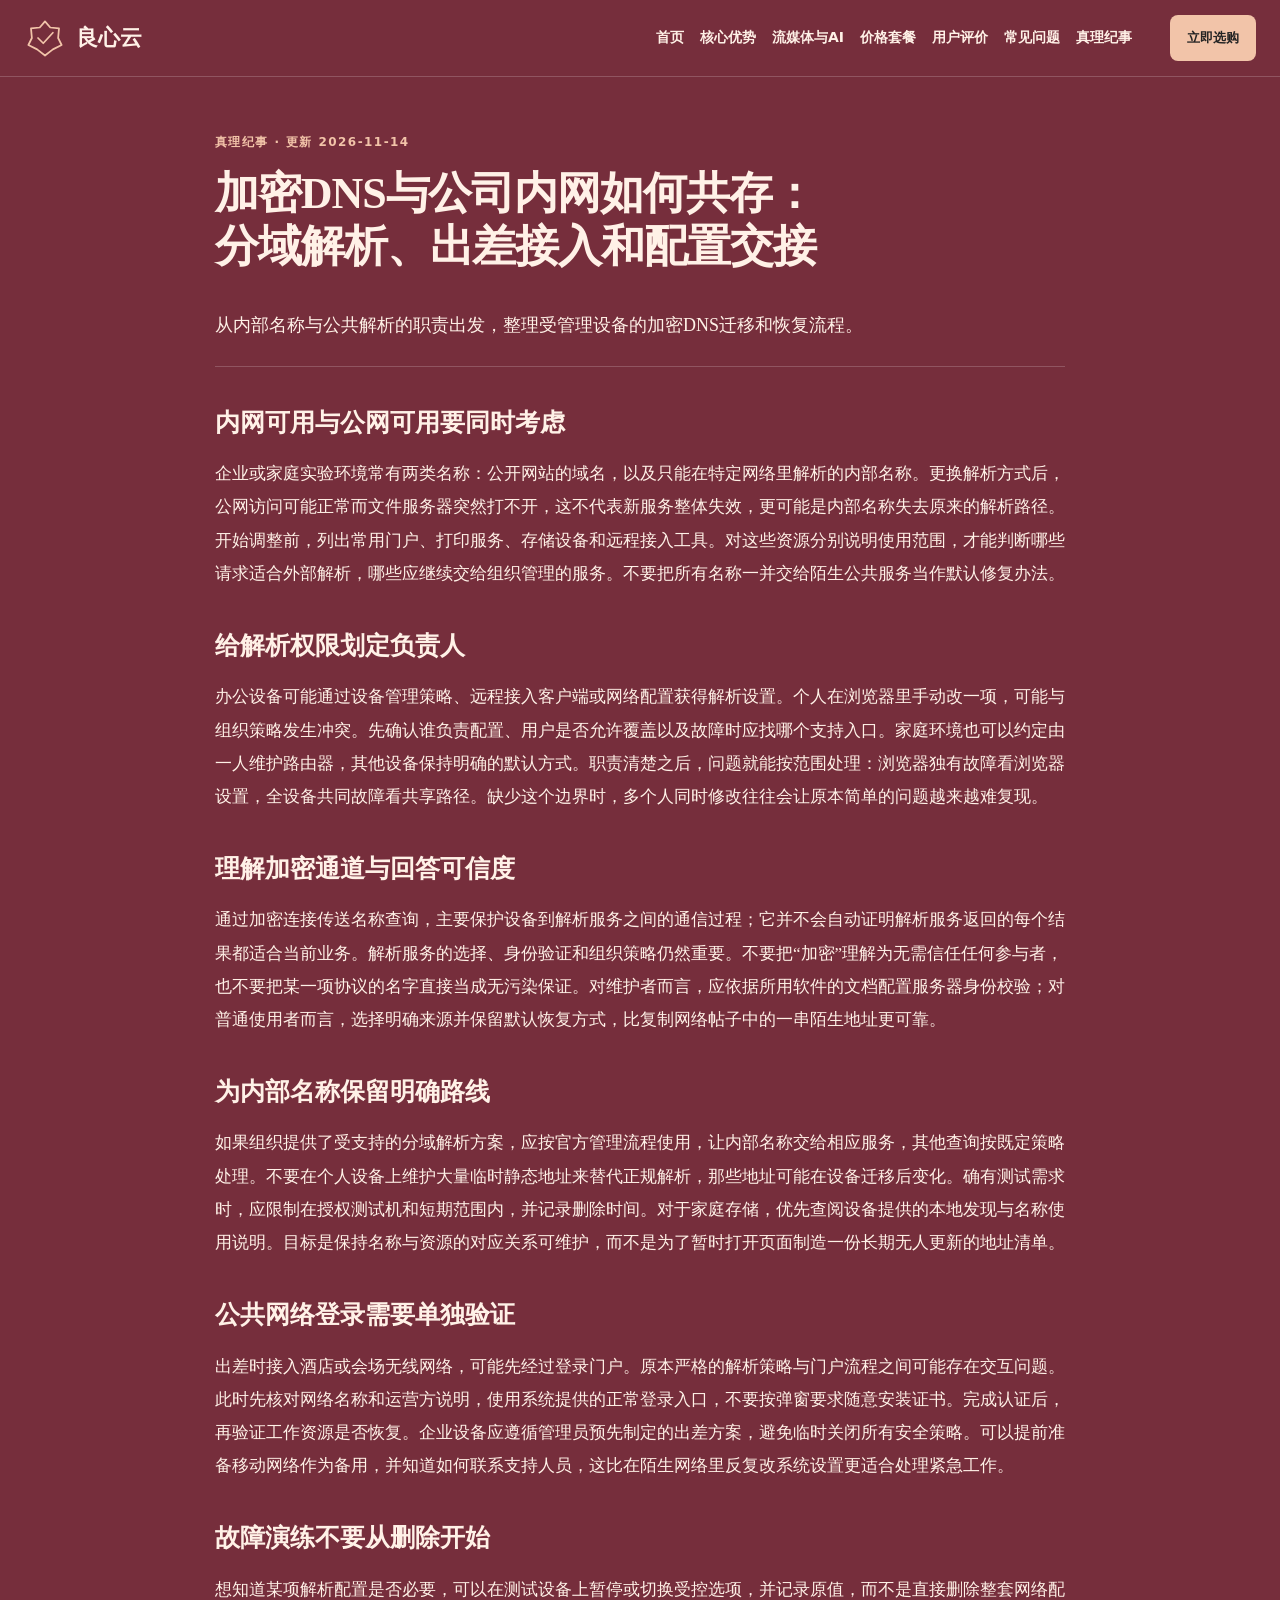
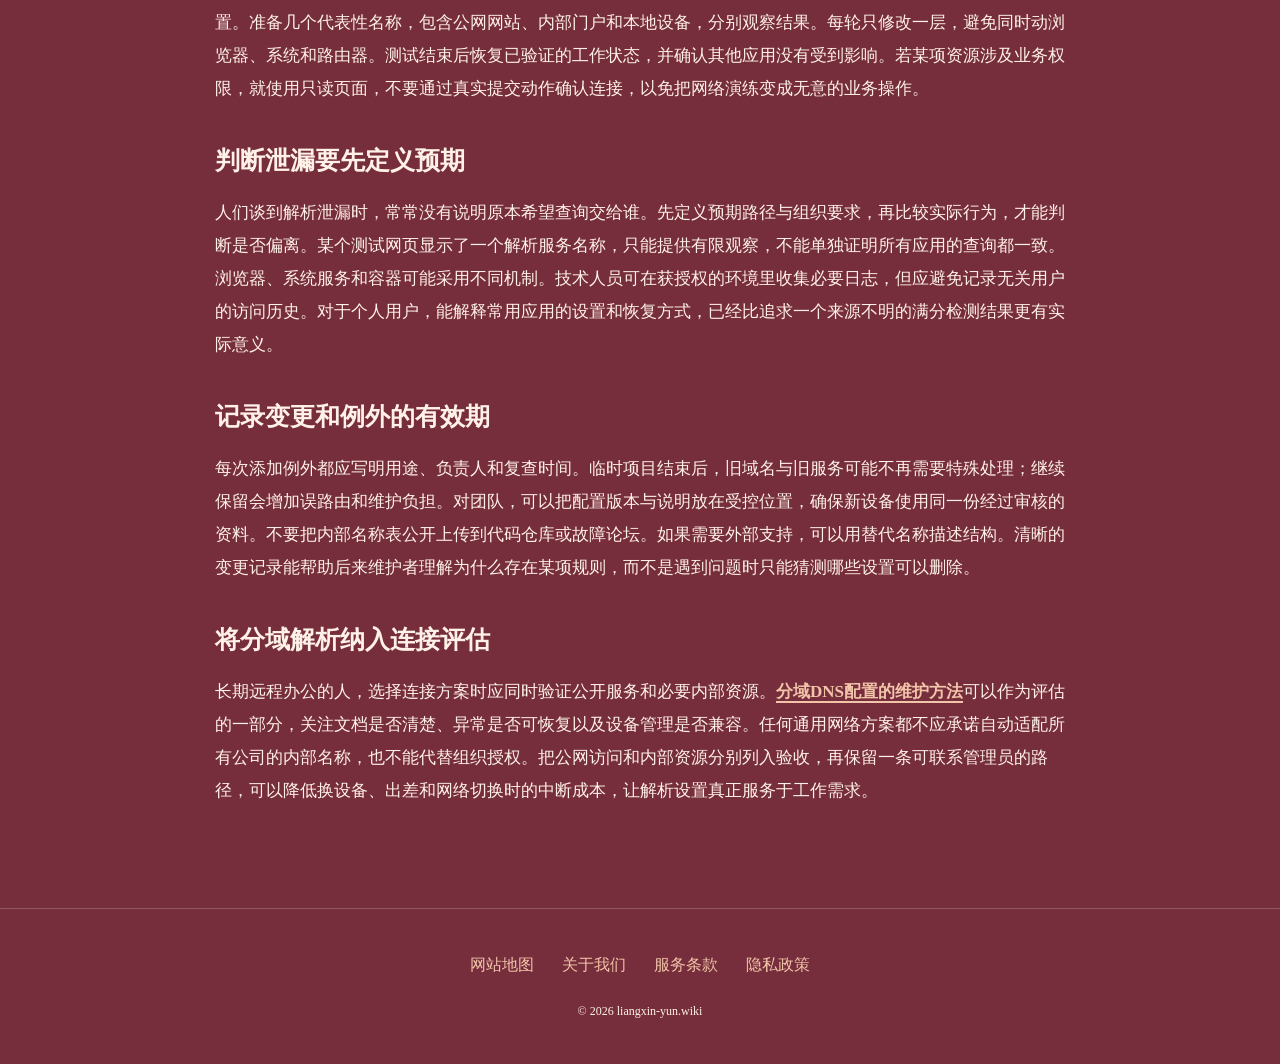
<file: liangxin-dns-hijacking-doh-dot-defense.html>
<!DOCTYPE html>
<html lang="zh-CN"><head><meta charset="UTF-8"><meta name="viewport" content="width=device-width,initial-scale=1"><title>加密DNS与公司内网如何共存：分域解析、出差接入和配置交接｜良心云</title><meta name="description" content="从内部名称与公共解析的职责出发，整理受管理设备的加密DNS迁移和恢复流程。"><meta name="keywords" content="良心云,加密DNS与公司内网如何共存：分域解析、出差接入和配置交接,内网可用与公网可用要同时考虑,网络使用指南"><link rel="canonical" href="https://liangxin-yun.wiki/liangxin-dns-hijacking-doh-dot-defense.html"><meta property="og:type" content="article"><meta property="og:title" content="加密DNS与公司内网如何共存：分域解析、出差接入和配置交接｜良心云"><meta property="og:description" content="从内部名称与公共解析的职责出发，整理受管理设备的加密DNS迁移和恢复流程。"><meta property="og:url" content="https://liangxin-yun.wiki/liangxin-dns-hijacking-doh-dot-defense.html"><meta property="og:image" content="https://liangxin-yun.wiki/share.png"><meta property="og:locale" content="zh_CN"><link rel="icon" href="favicon.svg" type="image/svg+xml"><link rel="stylesheet" href="style.css"><script defer src="menu.js"></script><script type="application/ld+json">{"@context": "https://schema.org", "@type": "Article", "name": "加密DNS与公司内网如何共存：分域解析、出差接入和配置交接｜良心云", "url": "https://liangxin-yun.wiki/liangxin-dns-hijacking-doh-dot-defense.html", "description": "从内部名称与公共解析的职责出发，整理受管理设备的加密DNS迁移和恢复流程。", "inLanguage": "zh-CN", "headline": "加密DNS与公司内网如何共存：分域解析、出差接入和配置交接｜良心云", "dateModified": "2026-11-14", "image": "https://liangxin-yun.wiki/share.png"}</script></head><body class="site-11 hero-C review-2 faq-0 nav-1"><header class="site-header"><div class="nav-wrap"><a class="brand" href="index.html"><svg class="brand-mark" viewBox="0 0 48 48" aria-hidden="true"><path d="M24 5L30 12L40 13L39 24L43 32L33 37L24 44L15 37L5 32L9 24L8 13L18 12Z M16 24L22 30L33 18" fill="none" stroke="currentColor" stroke-width="2" stroke-linecap="round" stroke-linejoin="round"/></svg><span>良心云</span></a><nav id="site-menu" aria-label="主导航"><a href="index.html">首页</a><a href="index.html#features">核心优势</a><a href="index.html#streaming">流媒体与AI</a><a href="index.html#pricing">价格套餐</a><a href="index.html#testimonials">用户评价</a><a href="index.html#faq">常见问题</a><a href="veritas-chronicles.html">真理纪事</a></nav><div class="nav-actions"><a class="button compact" href="https://ww012.twilightaff.com/#/?code=A56DH1Af" target="_blank" rel="sponsored nofollow noopener">立即选购</a><button type="button" class="menu-toggle" aria-label="切换主导航菜单" aria-controls="site-menu" aria-expanded="false"><span></span><span></span></button></div></div></header><main class="site-main"><article class="article-page"><header><span class="eyebrow">真理纪事 · 更新 2026-11-14</span><h1>加密DNS与公司内网如何共存：分域解析、出差接入和配置交接</h1><p class="lead">从内部名称与公共解析的职责出发，整理受管理设备的加密DNS迁移和恢复流程。</p></header><div class="article-body"><h2>内网可用与公网可用要同时考虑</h2><p>企业或家庭实验环境常有两类名称：公开网站的域名，以及只能在特定网络里解析的内部名称。更换解析方式后，公网访问可能正常而文件服务器突然打不开，这不代表新服务整体失效，更可能是内部名称失去原来的解析路径。开始调整前，列出常用门户、打印服务、存储设备和远程接入工具。对这些资源分别说明使用范围，才能判断哪些请求适合外部解析，哪些应继续交给组织管理的服务。不要把所有名称一并交给陌生公共服务当作默认修复办法。</p><h2>给解析权限划定负责人</h2><p>办公设备可能通过设备管理策略、远程接入客户端或网络配置获得解析设置。个人在浏览器里手动改一项，可能与组织策略发生冲突。先确认谁负责配置、用户是否允许覆盖以及故障时应找哪个支持入口。家庭环境也可以约定由一人维护路由器，其他设备保持明确的默认方式。职责清楚之后，问题就能按范围处理：浏览器独有故障看浏览器设置，全设备共同故障看共享路径。缺少这个边界时，多个人同时修改往往会让原本简单的问题越来越难复现。</p><h2>理解加密通道与回答可信度</h2><p>通过加密连接传送名称查询，主要保护设备到解析服务之间的通信过程；它并不会自动证明解析服务返回的每个结果都适合当前业务。解析服务的选择、身份验证和组织策略仍然重要。不要把“加密”理解为无需信任任何参与者，也不要把某一项协议的名字直接当成无污染保证。对维护者而言，应依据所用软件的文档配置服务器身份校验；对普通使用者而言，选择明确来源并保留默认恢复方式，比复制网络帖子中的一串陌生地址更可靠。</p><h2>为内部名称保留明确路线</h2><p>如果组织提供了受支持的分域解析方案，应按官方管理流程使用，让内部名称交给相应服务，其他查询按既定策略处理。不要在个人设备上维护大量临时静态地址来替代正规解析，那些地址可能在设备迁移后变化。确有测试需求时，应限制在授权测试机和短期范围内，并记录删除时间。对于家庭存储，优先查阅设备提供的本地发现与名称使用说明。目标是保持名称与资源的对应关系可维护，而不是为了暂时打开页面制造一份长期无人更新的地址清单。</p><h2>公共网络登录需要单独验证</h2><p>出差时接入酒店或会场无线网络，可能先经过登录门户。原本严格的解析策略与门户流程之间可能存在交互问题。此时先核对网络名称和运营方说明，使用系统提供的正常登录入口，不要按弹窗要求随意安装证书。完成认证后，再验证工作资源是否恢复。企业设备应遵循管理员预先制定的出差方案，避免临时关闭所有安全策略。可以提前准备移动网络作为备用，并知道如何联系支持人员，这比在陌生网络里反复改系统设置更适合处理紧急工作。</p><h2>故障演练不要从删除开始</h2><p>想知道某项解析配置是否必要，可以在测试设备上暂停或切换受控选项，并记录原值，而不是直接删除整套网络配置。准备几个代表性名称，包含公网网站、内部门户和本地设备，分别观察结果。每轮只修改一层，避免同时动浏览器、系统和路由器。测试结束后恢复已验证的工作状态，并确认其他应用没有受到影响。若某项资源涉及业务权限，就使用只读页面，不要通过真实提交动作确认连接，以免把网络演练变成无意的业务操作。</p><h2>判断泄漏要先定义预期</h2><p>人们谈到解析泄漏时，常常没有说明原本希望查询交给谁。先定义预期路径与组织要求，再比较实际行为，才能判断是否偏离。某个测试网页显示了一个解析服务名称，只能提供有限观察，不能单独证明所有应用的查询都一致。浏览器、系统服务和容器可能采用不同机制。技术人员可在获授权的环境里收集必要日志，但应避免记录无关用户的访问历史。对于个人用户，能解释常用应用的设置和恢复方式，已经比追求一个来源不明的满分检测结果更有实际意义。</p><h2>记录变更和例外的有效期</h2><p>每次添加例外都应写明用途、负责人和复查时间。临时项目结束后，旧域名与旧服务可能不再需要特殊处理；继续保留会增加误路由和维护负担。对团队，可以把配置版本与说明放在受控位置，确保新设备使用同一份经过审核的资料。不要把内部名称表公开上传到代码仓库或故障论坛。如果需要外部支持，可以用替代名称描述结构。清晰的变更记录能帮助后来维护者理解为什么存在某项规则，而不是遇到问题时只能猜测哪些设置可以删除。</p><h2>将分域解析纳入连接评估</h2><p>长期远程办公的人，选择连接方案时应同时验证公开服务和必要内部资源。<a href="https://dajichang.mom/" target="_blank" rel="noopener">分域DNS配置的维护方法</a>可以作为评估的一部分，关注文档是否清楚、异常是否可恢复以及设备管理是否兼容。任何通用网络方案都不应承诺自动适配所有公司的内部名称，也不能代替组织授权。把公网访问和内部资源分别列入验收，再保留一条可联系管理员的路径，可以降低换设备、出差和网络切换时的中断成本，让解析设置真正服务于工作需求。</p></div></article></main><footer class="site-footer"><nav aria-label="页脚导航"><a href="sitemap.html">网站地图</a><a href="about.html">关于我们</a><a href="terms.html">服务条款</a><a href="privacy.html">隐私政策</a></nav><p>© 2026 liangxin-yun.wiki</p></footer></body></html>
</file>
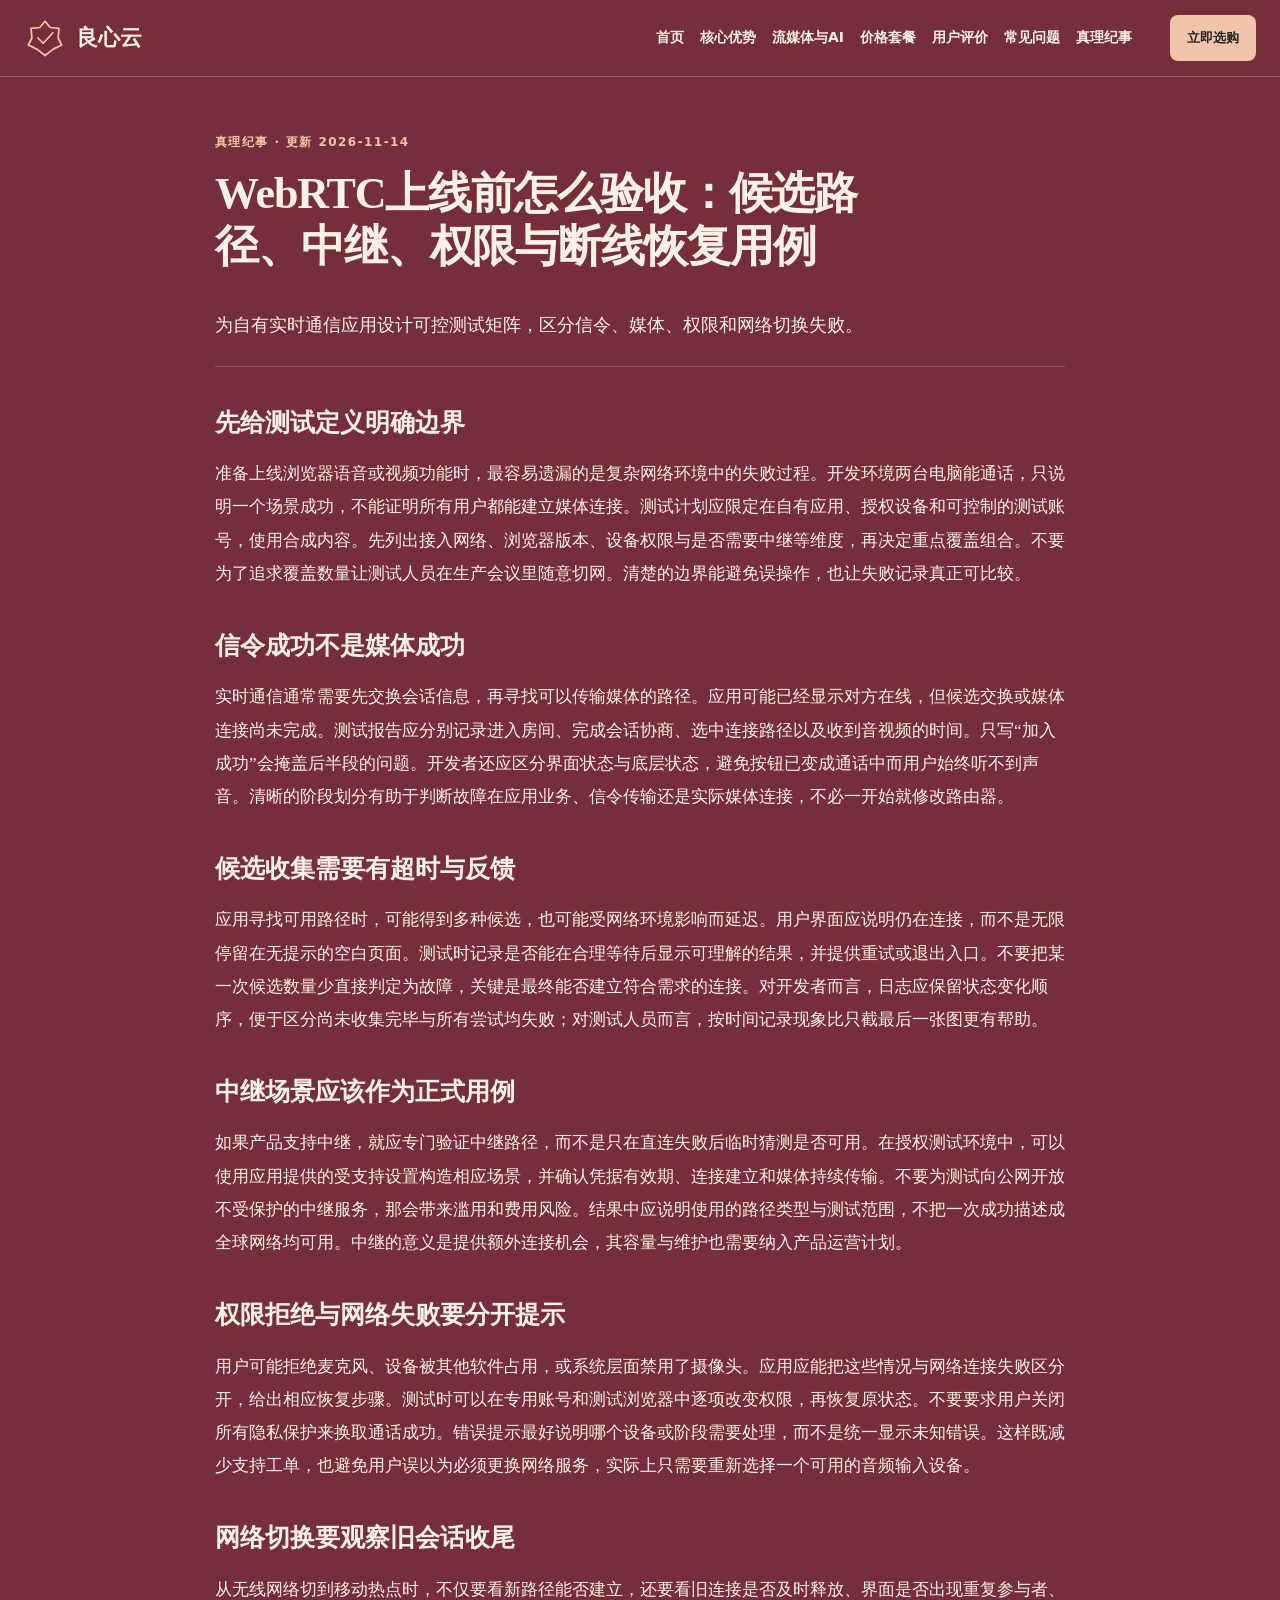
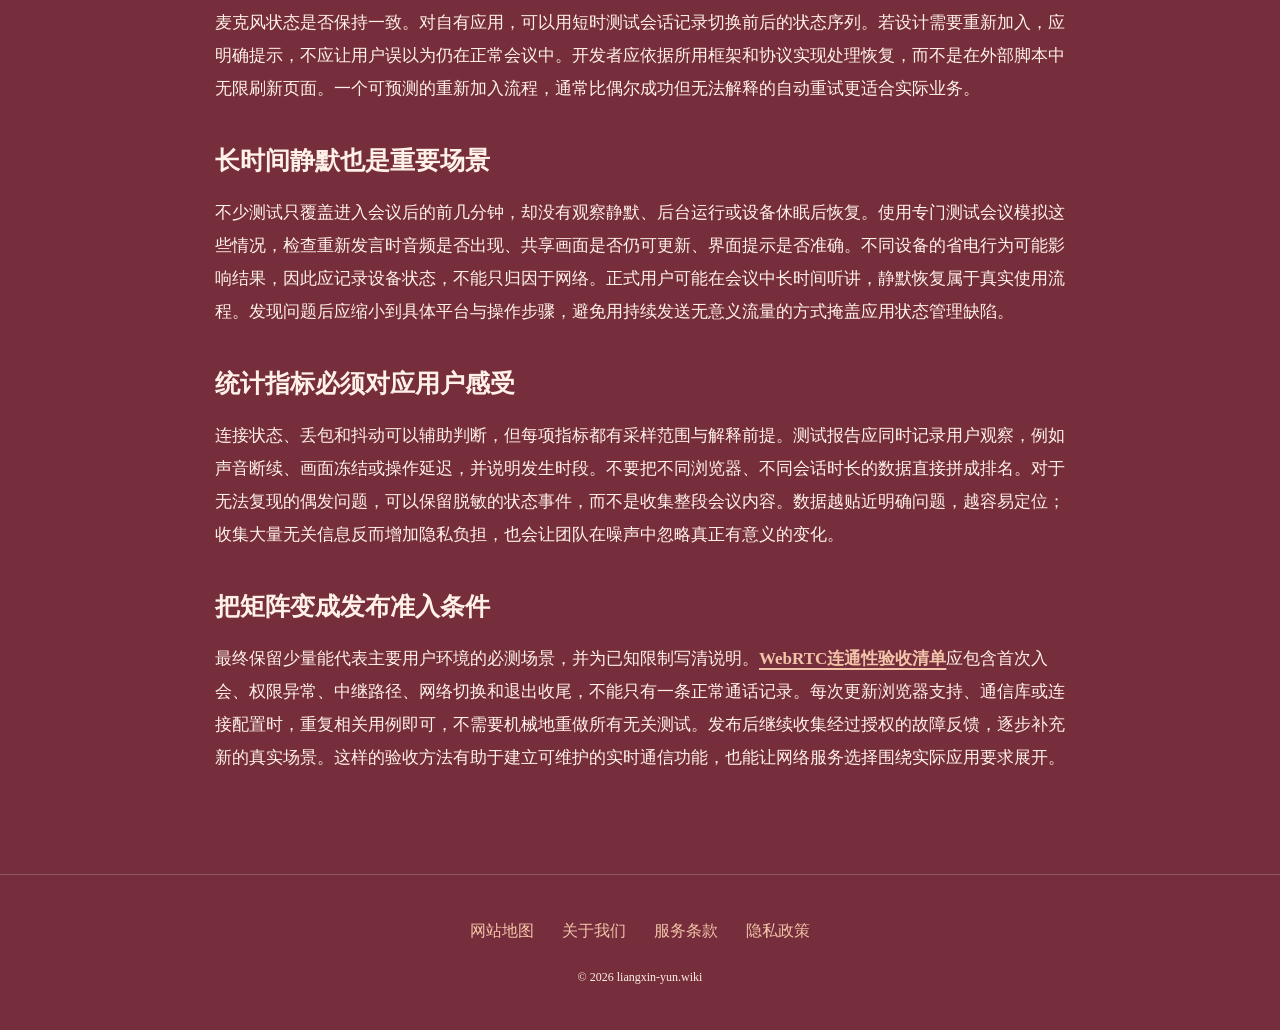
<file: liangxin-nat-traversal-p2p-webrtc.html>
<!DOCTYPE html>
<html lang="zh-CN"><head><meta charset="UTF-8"><meta name="viewport" content="width=device-width,initial-scale=1"><title>WebRTC上线前怎么验收：候选路径、中继、权限与断线恢复用例｜良心云</title><meta name="description" content="为自有实时通信应用设计可控测试矩阵，区分信令、媒体、权限和网络切换失败。"><meta name="keywords" content="良心云,WebRTC上线前怎么验收：候选路径、中继、权限与断线恢复用例,先给测试定义明确边界,网络使用指南"><link rel="canonical" href="https://liangxin-yun.wiki/liangxin-nat-traversal-p2p-webrtc.html"><meta property="og:type" content="article"><meta property="og:title" content="WebRTC上线前怎么验收：候选路径、中继、权限与断线恢复用例｜良心云"><meta property="og:description" content="为自有实时通信应用设计可控测试矩阵，区分信令、媒体、权限和网络切换失败。"><meta property="og:url" content="https://liangxin-yun.wiki/liangxin-nat-traversal-p2p-webrtc.html"><meta property="og:image" content="https://liangxin-yun.wiki/share.png"><meta property="og:locale" content="zh_CN"><link rel="icon" href="favicon.svg" type="image/svg+xml"><link rel="stylesheet" href="style.css"><script defer src="menu.js"></script><script type="application/ld+json">{"@context": "https://schema.org", "@type": "Article", "name": "WebRTC上线前怎么验收：候选路径、中继、权限与断线恢复用例｜良心云", "url": "https://liangxin-yun.wiki/liangxin-nat-traversal-p2p-webrtc.html", "description": "为自有实时通信应用设计可控测试矩阵，区分信令、媒体、权限和网络切换失败。", "inLanguage": "zh-CN", "headline": "WebRTC上线前怎么验收：候选路径、中继、权限与断线恢复用例｜良心云", "dateModified": "2026-11-14", "image": "https://liangxin-yun.wiki/share.png"}</script></head><body class="site-11 hero-C review-2 faq-0 nav-1"><header class="site-header"><div class="nav-wrap"><a class="brand" href="index.html"><svg class="brand-mark" viewBox="0 0 48 48" aria-hidden="true"><path d="M24 5L30 12L40 13L39 24L43 32L33 37L24 44L15 37L5 32L9 24L8 13L18 12Z M16 24L22 30L33 18" fill="none" stroke="currentColor" stroke-width="2" stroke-linecap="round" stroke-linejoin="round"/></svg><span>良心云</span></a><nav id="site-menu" aria-label="主导航"><a href="index.html">首页</a><a href="index.html#features">核心优势</a><a href="index.html#streaming">流媒体与AI</a><a href="index.html#pricing">价格套餐</a><a href="index.html#testimonials">用户评价</a><a href="index.html#faq">常见问题</a><a href="veritas-chronicles.html">真理纪事</a></nav><div class="nav-actions"><a class="button compact" href="https://ww012.twilightaff.com/#/?code=A56DH1Af" target="_blank" rel="sponsored nofollow noopener">立即选购</a><button type="button" class="menu-toggle" aria-label="切换主导航菜单" aria-controls="site-menu" aria-expanded="false"><span></span><span></span></button></div></div></header><main class="site-main"><article class="article-page"><header><span class="eyebrow">真理纪事 · 更新 2026-11-14</span><h1>WebRTC上线前怎么验收：候选路径、中继、权限与断线恢复用例</h1><p class="lead">为自有实时通信应用设计可控测试矩阵，区分信令、媒体、权限和网络切换失败。</p></header><div class="article-body"><h2>先给测试定义明确边界</h2><p>准备上线浏览器语音或视频功能时，最容易遗漏的是复杂网络环境中的失败过程。开发环境两台电脑能通话，只说明一个场景成功，不能证明所有用户都能建立媒体连接。测试计划应限定在自有应用、授权设备和可控制的测试账号，使用合成内容。先列出接入网络、浏览器版本、设备权限与是否需要中继等维度，再决定重点覆盖组合。不要为了追求覆盖数量让测试人员在生产会议里随意切网。清楚的边界能避免误操作，也让失败记录真正可比较。</p><h2>信令成功不是媒体成功</h2><p>实时通信通常需要先交换会话信息，再寻找可以传输媒体的路径。应用可能已经显示对方在线，但候选交换或媒体连接尚未完成。测试报告应分别记录进入房间、完成会话协商、选中连接路径以及收到音视频的时间。只写“加入成功”会掩盖后半段的问题。开发者还应区分界面状态与底层状态，避免按钮已变成通话中而用户始终听不到声音。清晰的阶段划分有助于判断故障在应用业务、信令传输还是实际媒体连接，不必一开始就修改路由器。</p><h2>候选收集需要有超时与反馈</h2><p>应用寻找可用路径时，可能得到多种候选，也可能受网络环境影响而延迟。用户界面应说明仍在连接，而不是无限停留在无提示的空白页面。测试时记录是否能在合理等待后显示可理解的结果，并提供重试或退出入口。不要把某一次候选数量少直接判定为故障，关键是最终能否建立符合需求的连接。对开发者而言，日志应保留状态变化顺序，便于区分尚未收集完毕与所有尝试均失败；对测试人员而言，按时间记录现象比只截最后一张图更有帮助。</p><h2>中继场景应该作为正式用例</h2><p>如果产品支持中继，就应专门验证中继路径，而不是只在直连失败后临时猜测是否可用。在授权测试环境中，可以使用应用提供的受支持设置构造相应场景，并确认凭据有效期、连接建立和媒体持续传输。不要为测试向公网开放不受保护的中继服务，那会带来滥用和费用风险。结果中应说明使用的路径类型与测试范围，不把一次成功描述成全球网络均可用。中继的意义是提供额外连接机会，其容量与维护也需要纳入产品运营计划。</p><h2>权限拒绝与网络失败要分开提示</h2><p>用户可能拒绝麦克风、设备被其他软件占用，或系统层面禁用了摄像头。应用应能把这些情况与网络连接失败区分开，给出相应恢复步骤。测试时可以在专用账号和测试浏览器中逐项改变权限，再恢复原状态。不要要求用户关闭所有隐私保护来换取通话成功。错误提示最好说明哪个设备或阶段需要处理，而不是统一显示未知错误。这样既减少支持工单，也避免用户误以为必须更换网络服务，实际上只需要重新选择一个可用的音频输入设备。</p><h2>网络切换要观察旧会话收尾</h2><p>从无线网络切到移动热点时，不仅要看新路径能否建立，还要看旧连接是否及时释放、界面是否出现重复参与者、麦克风状态是否保持一致。对自有应用，可以用短时测试会话记录切换前后的状态序列。若设计需要重新加入，应明确提示，不应让用户误以为仍在正常会议中。开发者应依据所用框架和协议实现处理恢复，而不是在外部脚本中无限刷新页面。一个可预测的重新加入流程，通常比偶尔成功但无法解释的自动重试更适合实际业务。</p><h2>长时间静默也是重要场景</h2><p>不少测试只覆盖进入会议后的前几分钟，却没有观察静默、后台运行或设备休眠后恢复。使用专门测试会议模拟这些情况，检查重新发言时音频是否出现、共享画面是否仍可更新、界面提示是否准确。不同设备的省电行为可能影响结果，因此应记录设备状态，不能只归因于网络。正式用户可能在会议中长时间听讲，静默恢复属于真实使用流程。发现问题后应缩小到具体平台与操作步骤，避免用持续发送无意义流量的方式掩盖应用状态管理缺陷。</p><h2>统计指标必须对应用户感受</h2><p>连接状态、丢包和抖动可以辅助判断，但每项指标都有采样范围与解释前提。测试报告应同时记录用户观察，例如声音断续、画面冻结或操作延迟，并说明发生时段。不要把不同浏览器、不同会话时长的数据直接拼成排名。对于无法复现的偶发问题，可以保留脱敏的状态事件，而不是收集整段会议内容。数据越贴近明确问题，越容易定位；收集大量无关信息反而增加隐私负担，也会让团队在噪声中忽略真正有意义的变化。</p><h2>把矩阵变成发布准入条件</h2><p>最终保留少量能代表主要用户环境的必测场景，并为已知限制写清说明。<a href="https://dajichang.mom/" target="_blank" rel="noopener">WebRTC连通性验收清单</a>应包含首次入会、权限异常、中继路径、网络切换和退出收尾，不能只有一条正常通话记录。每次更新浏览器支持、通信库或连接配置时，重复相关用例即可，不需要机械地重做所有无关测试。发布后继续收集经过授权的故障反馈，逐步补充新的真实场景。这样的验收方法有助于建立可维护的实时通信功能，也能让网络服务选择围绕实际应用要求展开。</p></div></article></main><footer class="site-footer"><nav aria-label="页脚导航"><a href="sitemap.html">网站地图</a><a href="about.html">关于我们</a><a href="terms.html">服务条款</a><a href="privacy.html">隐私政策</a></nav><p>© 2026 liangxin-yun.wiki</p></footer></body></html>
</file>
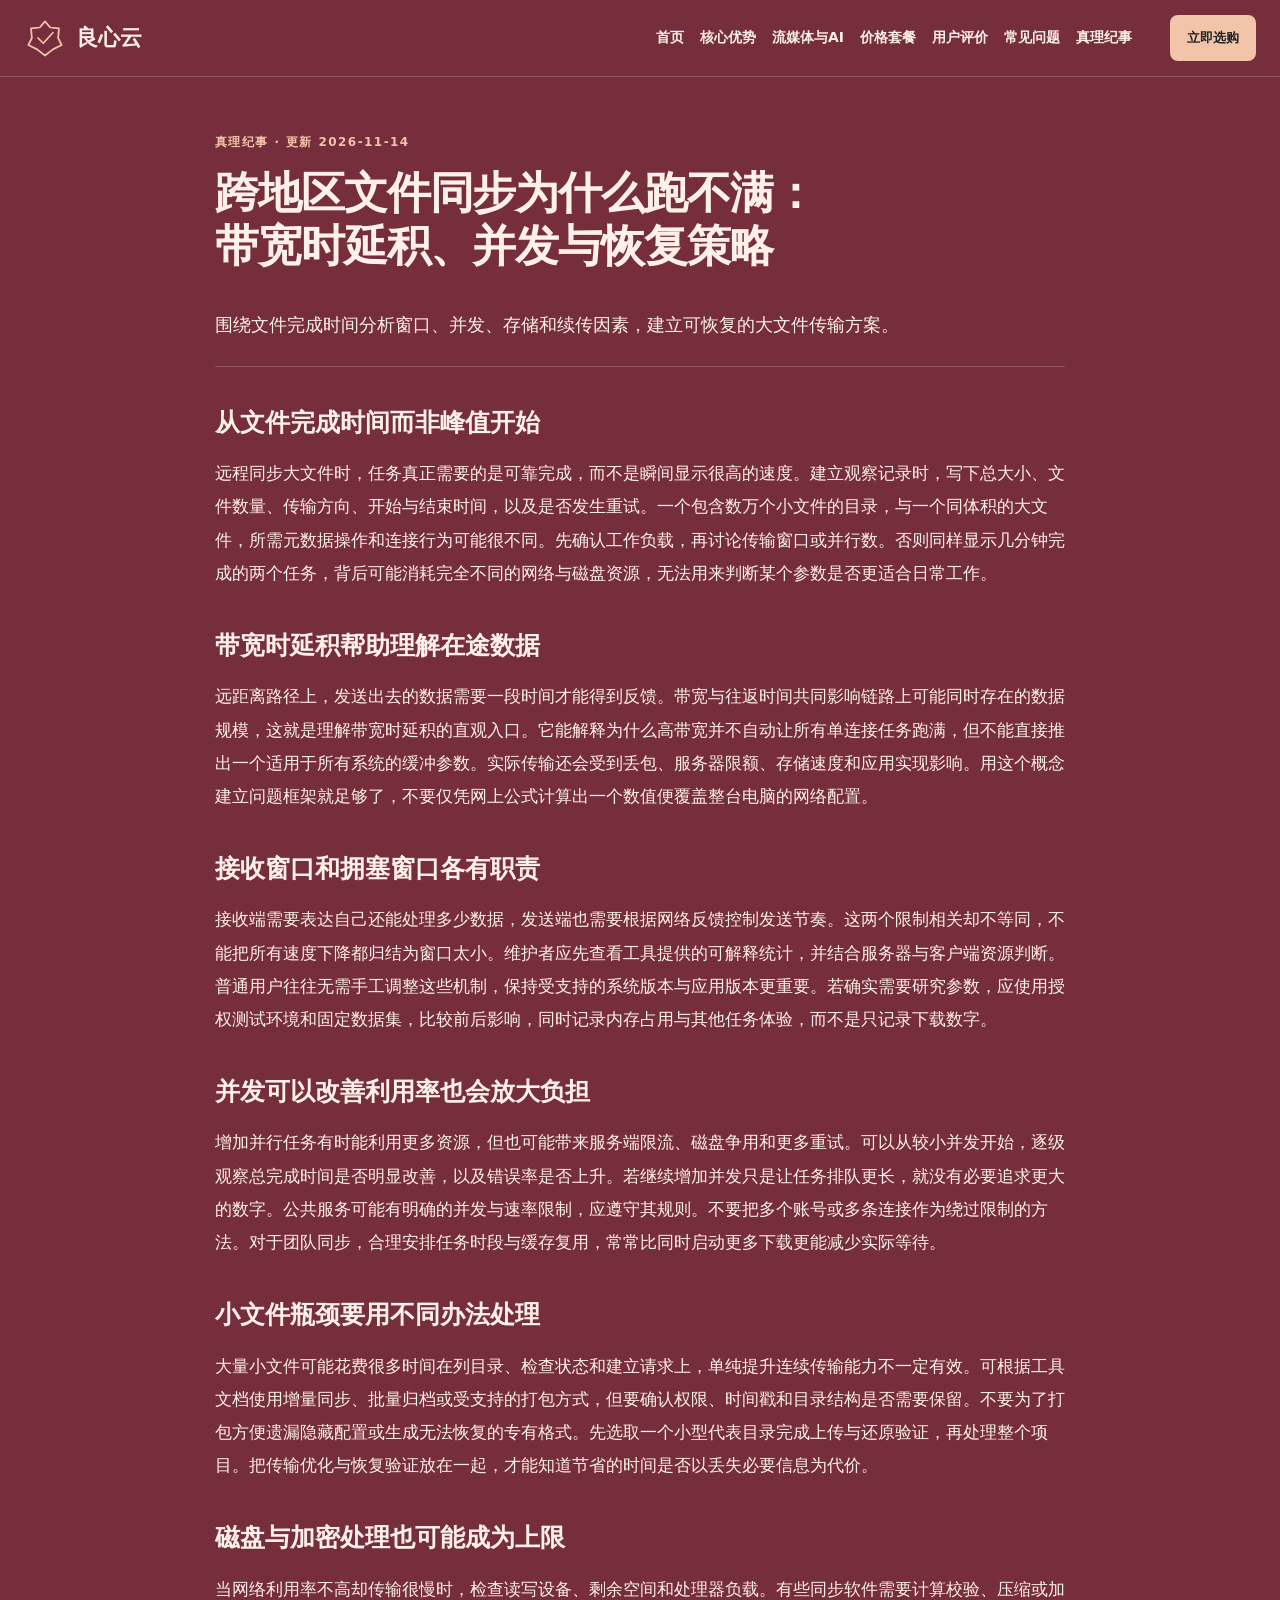
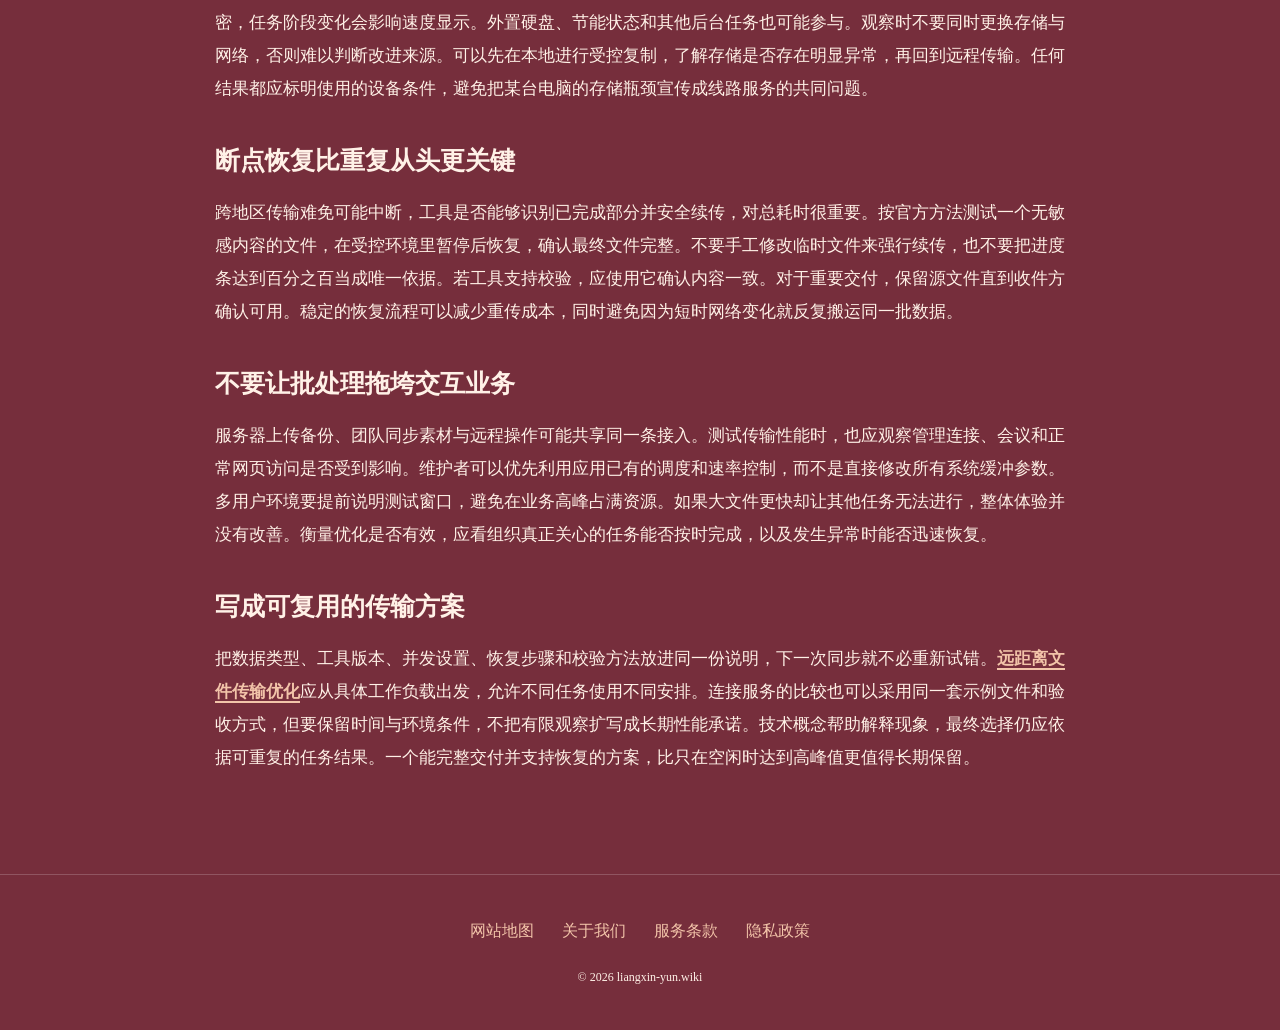
<file: liangxin-tcp-window-scale-bufferbloat.html>
<!DOCTYPE html>
<html lang="zh-CN"><head><meta charset="UTF-8"><meta name="viewport" content="width=device-width,initial-scale=1"><title>跨地区文件同步为什么跑不满：带宽时延积、并发与恢复策略｜良心云</title><meta name="description" content="围绕文件完成时间分析窗口、并发、存储和续传因素，建立可恢复的大文件传输方案。"><meta name="keywords" content="良心云,跨地区文件同步为什么跑不满：带宽时延积、并发与恢复策略,从文件完成时间而非峰值开始,网络使用指南"><link rel="canonical" href="https://liangxin-yun.wiki/liangxin-tcp-window-scale-bufferbloat.html"><meta property="og:type" content="article"><meta property="og:title" content="跨地区文件同步为什么跑不满：带宽时延积、并发与恢复策略｜良心云"><meta property="og:description" content="围绕文件完成时间分析窗口、并发、存储和续传因素，建立可恢复的大文件传输方案。"><meta property="og:url" content="https://liangxin-yun.wiki/liangxin-tcp-window-scale-bufferbloat.html"><meta property="og:image" content="https://liangxin-yun.wiki/share.png"><meta property="og:locale" content="zh_CN"><link rel="icon" href="favicon.svg" type="image/svg+xml"><link rel="stylesheet" href="style.css"><script defer src="menu.js"></script><script type="application/ld+json">{"@context": "https://schema.org", "@type": "Article", "name": "跨地区文件同步为什么跑不满：带宽时延积、并发与恢复策略｜良心云", "url": "https://liangxin-yun.wiki/liangxin-tcp-window-scale-bufferbloat.html", "description": "围绕文件完成时间分析窗口、并发、存储和续传因素，建立可恢复的大文件传输方案。", "inLanguage": "zh-CN", "headline": "跨地区文件同步为什么跑不满：带宽时延积、并发与恢复策略｜良心云", "dateModified": "2026-11-14", "image": "https://liangxin-yun.wiki/share.png"}</script></head><body class="site-11 hero-C review-2 faq-0 nav-1"><header class="site-header"><div class="nav-wrap"><a class="brand" href="index.html"><svg class="brand-mark" viewBox="0 0 48 48" aria-hidden="true"><path d="M24 5L30 12L40 13L39 24L43 32L33 37L24 44L15 37L5 32L9 24L8 13L18 12Z M16 24L22 30L33 18" fill="none" stroke="currentColor" stroke-width="2" stroke-linecap="round" stroke-linejoin="round"/></svg><span>良心云</span></a><nav id="site-menu" aria-label="主导航"><a href="index.html">首页</a><a href="index.html#features">核心优势</a><a href="index.html#streaming">流媒体与AI</a><a href="index.html#pricing">价格套餐</a><a href="index.html#testimonials">用户评价</a><a href="index.html#faq">常见问题</a><a href="veritas-chronicles.html">真理纪事</a></nav><div class="nav-actions"><a class="button compact" href="https://ww012.twilightaff.com/#/?code=A56DH1Af" target="_blank" rel="sponsored nofollow noopener">立即选购</a><button type="button" class="menu-toggle" aria-label="切换主导航菜单" aria-controls="site-menu" aria-expanded="false"><span></span><span></span></button></div></div></header><main class="site-main"><article class="article-page"><header><span class="eyebrow">真理纪事 · 更新 2026-11-14</span><h1>跨地区文件同步为什么跑不满：带宽时延积、并发与恢复策略</h1><p class="lead">围绕文件完成时间分析窗口、并发、存储和续传因素，建立可恢复的大文件传输方案。</p></header><div class="article-body"><h2>从文件完成时间而非峰值开始</h2><p>远程同步大文件时，任务真正需要的是可靠完成，而不是瞬间显示很高的速度。建立观察记录时，写下总大小、文件数量、传输方向、开始与结束时间，以及是否发生重试。一个包含数万个小文件的目录，与一个同体积的大文件，所需元数据操作和连接行为可能很不同。先确认工作负载，再讨论传输窗口或并行数。否则同样显示几分钟完成的两个任务，背后可能消耗完全不同的网络与磁盘资源，无法用来判断某个参数是否更适合日常工作。</p><h2>带宽时延积帮助理解在途数据</h2><p>远距离路径上，发送出去的数据需要一段时间才能得到反馈。带宽与往返时间共同影响链路上可能同时存在的数据规模，这就是理解带宽时延积的直观入口。它能解释为什么高带宽并不自动让所有单连接任务跑满，但不能直接推出一个适用于所有系统的缓冲参数。实际传输还会受到丢包、服务器限额、存储速度和应用实现影响。用这个概念建立问题框架就足够了，不要仅凭网上公式计算出一个数值便覆盖整台电脑的网络配置。</p><h2>接收窗口和拥塞窗口各有职责</h2><p>接收端需要表达自己还能处理多少数据，发送端也需要根据网络反馈控制发送节奏。这两个限制相关却不等同，不能把所有速度下降都归结为窗口太小。维护者应先查看工具提供的可解释统计，并结合服务器与客户端资源判断。普通用户往往无需手工调整这些机制，保持受支持的系统版本与应用版本更重要。若确实需要研究参数，应使用授权测试环境和固定数据集，比较前后影响，同时记录内存占用与其他任务体验，而不是只记录下载数字。</p><h2>并发可以改善利用率也会放大负担</h2><p>增加并行任务有时能利用更多资源，但也可能带来服务端限流、磁盘争用和更多重试。可以从较小并发开始，逐级观察总完成时间是否明显改善，以及错误率是否上升。若继续增加并发只是让任务排队更长，就没有必要追求更大的数字。公共服务可能有明确的并发与速率限制，应遵守其规则。不要把多个账号或多条连接作为绕过限制的方法。对于团队同步，合理安排任务时段与缓存复用，常常比同时启动更多下载更能减少实际等待。</p><h2>小文件瓶颈要用不同办法处理</h2><p>大量小文件可能花费很多时间在列目录、检查状态和建立请求上，单纯提升连续传输能力不一定有效。可根据工具文档使用增量同步、批量归档或受支持的打包方式，但要确认权限、时间戳和目录结构是否需要保留。不要为了打包方便遗漏隐藏配置或生成无法恢复的专有格式。先选取一个小型代表目录完成上传与还原验证，再处理整个项目。把传输优化与恢复验证放在一起，才能知道节省的时间是否以丢失必要信息为代价。</p><h2>磁盘与加密处理也可能成为上限</h2><p>当网络利用率不高却传输很慢时，检查读写设备、剩余空间和处理器负载。有些同步软件需要计算校验、压缩或加密，任务阶段变化会影响速度显示。外置硬盘、节能状态和其他后台任务也可能参与。观察时不要同时更换存储与网络，否则难以判断改进来源。可以先在本地进行受控复制，了解存储是否存在明显异常，再回到远程传输。任何结果都应标明使用的设备条件，避免把某台电脑的存储瓶颈宣传成线路服务的共同问题。</p><h2>断点恢复比重复从头更关键</h2><p>跨地区传输难免可能中断，工具是否能够识别已完成部分并安全续传，对总耗时很重要。按官方方法测试一个无敏感内容的文件，在受控环境里暂停后恢复，确认最终文件完整。不要手工修改临时文件来强行续传，也不要把进度条达到百分之百当成唯一依据。若工具支持校验，应使用它确认内容一致。对于重要交付，保留源文件直到收件方确认可用。稳定的恢复流程可以减少重传成本，同时避免因为短时网络变化就反复搬运同一批数据。</p><h2>不要让批处理拖垮交互业务</h2><p>服务器上传备份、团队同步素材与远程操作可能共享同一条接入。测试传输性能时，也应观察管理连接、会议和正常网页访问是否受到影响。维护者可以优先利用应用已有的调度和速率控制，而不是直接修改所有系统缓冲参数。多用户环境要提前说明测试窗口，避免在业务高峰占满资源。如果大文件更快却让其他任务无法进行，整体体验并没有改善。衡量优化是否有效，应看组织真正关心的任务能否按时完成，以及发生异常时能否迅速恢复。</p><h2>写成可复用的传输方案</h2><p>把数据类型、工具版本、并发设置、恢复步骤和校验方法放进同一份说明，下一次同步就不必重新试错。<a href="https://dajichang.mom/" target="_blank" rel="noopener">远距离文件传输优化</a>应从具体工作负载出发，允许不同任务使用不同安排。连接服务的比较也可以采用同一套示例文件和验收方式，但要保留时间与环境条件，不把有限观察扩写成长期性能承诺。技术概念帮助解释现象，最终选择仍应依据可重复的任务结果。一个能完整交付并支持恢复的方案，比只在空闲时达到高峰值更值得长期保留。</p></div></article></main><footer class="site-footer"><nav aria-label="页脚导航"><a href="sitemap.html">网站地图</a><a href="about.html">关于我们</a><a href="terms.html">服务条款</a><a href="privacy.html">隐私政策</a></nav><p>© 2026 liangxin-yun.wiki</p></footer></body></html>
</file>
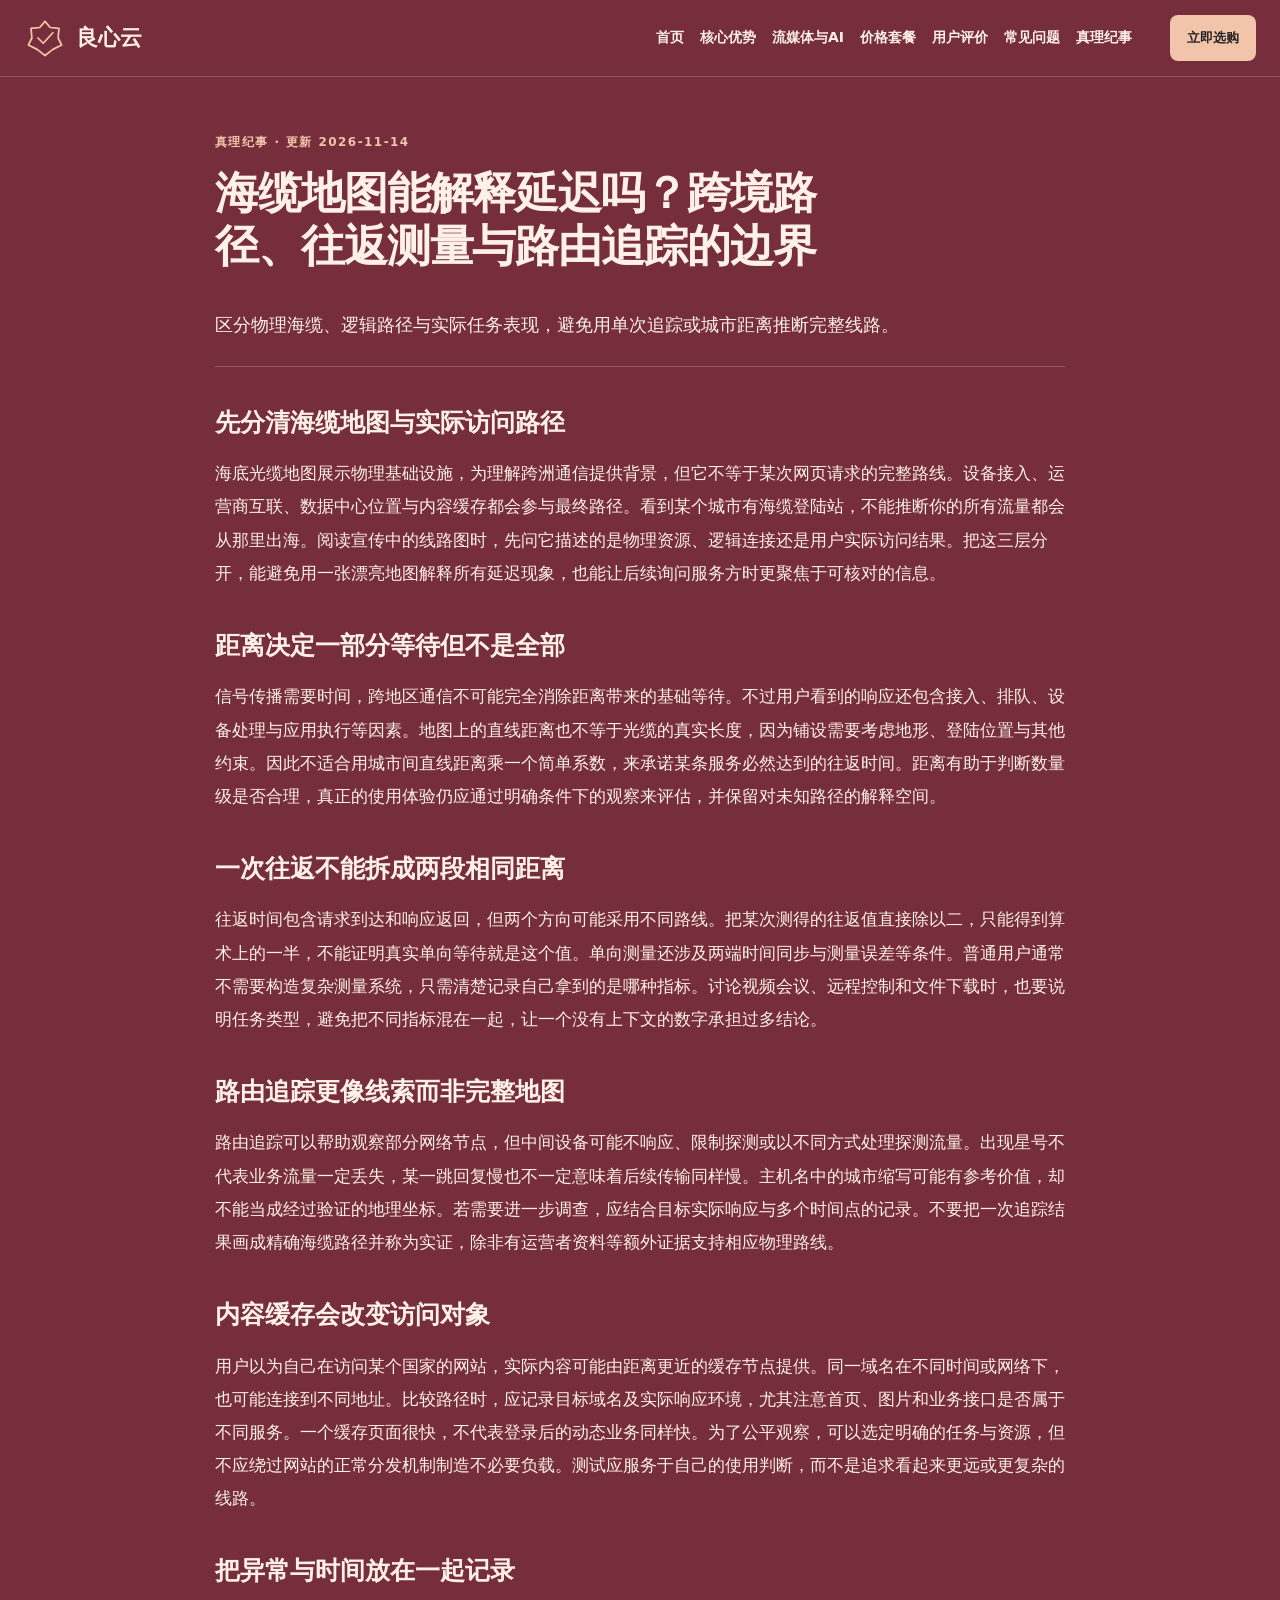
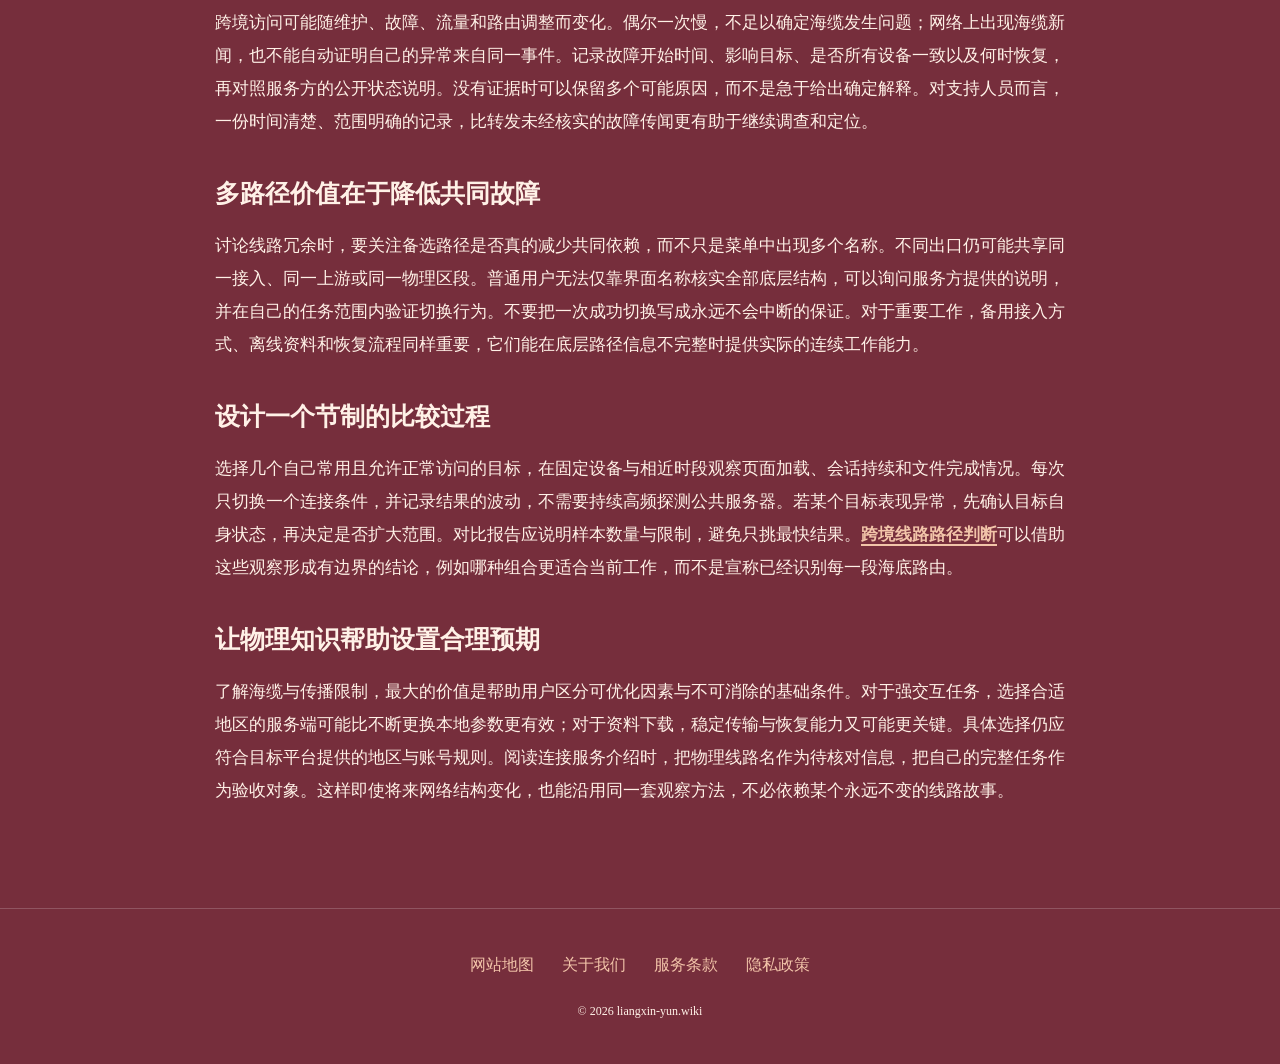
<file: liangxin-undersea-cable-routing-physics.html>
<!DOCTYPE html>
<html lang="zh-CN"><head><meta charset="UTF-8"><meta name="viewport" content="width=device-width,initial-scale=1"><title>海缆地图能解释延迟吗？跨境路径、往返测量与路由追踪的边界｜良心云</title><meta name="description" content="区分物理海缆、逻辑路径与实际任务表现，避免用单次追踪或城市距离推断完整线路。"><meta name="keywords" content="良心云,海缆地图能解释延迟吗？跨境路径、往返测量与路由追踪的边界,先分清海缆地图与实际访问路径,网络使用指南"><link rel="canonical" href="https://liangxin-yun.wiki/liangxin-undersea-cable-routing-physics.html"><meta property="og:type" content="article"><meta property="og:title" content="海缆地图能解释延迟吗？跨境路径、往返测量与路由追踪的边界｜良心云"><meta property="og:description" content="区分物理海缆、逻辑路径与实际任务表现，避免用单次追踪或城市距离推断完整线路。"><meta property="og:url" content="https://liangxin-yun.wiki/liangxin-undersea-cable-routing-physics.html"><meta property="og:image" content="https://liangxin-yun.wiki/share.png"><meta property="og:locale" content="zh_CN"><link rel="icon" href="favicon.svg" type="image/svg+xml"><link rel="stylesheet" href="style.css"><script defer src="menu.js"></script><script type="application/ld+json">{"@context": "https://schema.org", "@type": "Article", "name": "海缆地图能解释延迟吗？跨境路径、往返测量与路由追踪的边界｜良心云", "url": "https://liangxin-yun.wiki/liangxin-undersea-cable-routing-physics.html", "description": "区分物理海缆、逻辑路径与实际任务表现，避免用单次追踪或城市距离推断完整线路。", "inLanguage": "zh-CN", "headline": "海缆地图能解释延迟吗？跨境路径、往返测量与路由追踪的边界｜良心云", "dateModified": "2026-11-14", "image": "https://liangxin-yun.wiki/share.png"}</script></head><body class="site-11 hero-C review-2 faq-0 nav-1"><header class="site-header"><div class="nav-wrap"><a class="brand" href="index.html"><svg class="brand-mark" viewBox="0 0 48 48" aria-hidden="true"><path d="M24 5L30 12L40 13L39 24L43 32L33 37L24 44L15 37L5 32L9 24L8 13L18 12Z M16 24L22 30L33 18" fill="none" stroke="currentColor" stroke-width="2" stroke-linecap="round" stroke-linejoin="round"/></svg><span>良心云</span></a><nav id="site-menu" aria-label="主导航"><a href="index.html">首页</a><a href="index.html#features">核心优势</a><a href="index.html#streaming">流媒体与AI</a><a href="index.html#pricing">价格套餐</a><a href="index.html#testimonials">用户评价</a><a href="index.html#faq">常见问题</a><a href="veritas-chronicles.html">真理纪事</a></nav><div class="nav-actions"><a class="button compact" href="https://ww012.twilightaff.com/#/?code=A56DH1Af" target="_blank" rel="sponsored nofollow noopener">立即选购</a><button type="button" class="menu-toggle" aria-label="切换主导航菜单" aria-controls="site-menu" aria-expanded="false"><span></span><span></span></button></div></div></header><main class="site-main"><article class="article-page"><header><span class="eyebrow">真理纪事 · 更新 2026-11-14</span><h1>海缆地图能解释延迟吗？跨境路径、往返测量与路由追踪的边界</h1><p class="lead">区分物理海缆、逻辑路径与实际任务表现，避免用单次追踪或城市距离推断完整线路。</p></header><div class="article-body"><h2>先分清海缆地图与实际访问路径</h2><p>海底光缆地图展示物理基础设施，为理解跨洲通信提供背景，但它不等于某次网页请求的完整路线。设备接入、运营商互联、数据中心位置与内容缓存都会参与最终路径。看到某个城市有海缆登陆站，不能推断你的所有流量都会从那里出海。阅读宣传中的线路图时，先问它描述的是物理资源、逻辑连接还是用户实际访问结果。把这三层分开，能避免用一张漂亮地图解释所有延迟现象，也能让后续询问服务方时更聚焦于可核对的信息。</p><h2>距离决定一部分等待但不是全部</h2><p>信号传播需要时间，跨地区通信不可能完全消除距离带来的基础等待。不过用户看到的响应还包含接入、排队、设备处理与应用执行等因素。地图上的直线距离也不等于光缆的真实长度，因为铺设需要考虑地形、登陆位置与其他约束。因此不适合用城市间直线距离乘一个简单系数，来承诺某条服务必然达到的往返时间。距离有助于判断数量级是否合理，真正的使用体验仍应通过明确条件下的观察来评估，并保留对未知路径的解释空间。</p><h2>一次往返不能拆成两段相同距离</h2><p>往返时间包含请求到达和响应返回，但两个方向可能采用不同路线。把某次测得的往返值直接除以二，只能得到算术上的一半，不能证明真实单向等待就是这个值。单向测量还涉及两端时间同步与测量误差等条件。普通用户通常不需要构造复杂测量系统，只需清楚记录自己拿到的是哪种指标。讨论视频会议、远程控制和文件下载时，也要说明任务类型，避免把不同指标混在一起，让一个没有上下文的数字承担过多结论。</p><h2>路由追踪更像线索而非完整地图</h2><p>路由追踪可以帮助观察部分网络节点，但中间设备可能不响应、限制探测或以不同方式处理探测流量。出现星号不代表业务流量一定丢失，某一跳回复慢也不一定意味着后续传输同样慢。主机名中的城市缩写可能有参考价值，却不能当成经过验证的地理坐标。若需要进一步调查，应结合目标实际响应与多个时间点的记录。不要把一次追踪结果画成精确海缆路径并称为实证，除非有运营者资料等额外证据支持相应物理路线。</p><h2>内容缓存会改变访问对象</h2><p>用户以为自己在访问某个国家的网站，实际内容可能由距离更近的缓存节点提供。同一域名在不同时间或网络下，也可能连接到不同地址。比较路径时，应记录目标域名及实际响应环境，尤其注意首页、图片和业务接口是否属于不同服务。一个缓存页面很快，不代表登录后的动态业务同样快。为了公平观察，可以选定明确的任务与资源，但不应绕过网站的正常分发机制制造不必要负载。测试应服务于自己的使用判断，而不是追求看起来更远或更复杂的线路。</p><h2>把异常与时间放在一起记录</h2><p>跨境访问可能随维护、故障、流量和路由调整而变化。偶尔一次慢，不足以确定海缆发生问题；网络上出现海缆新闻，也不能自动证明自己的异常来自同一事件。记录故障开始时间、影响目标、是否所有设备一致以及何时恢复，再对照服务方的公开状态说明。没有证据时可以保留多个可能原因，而不是急于给出确定解释。对支持人员而言，一份时间清楚、范围明确的记录，比转发未经核实的故障传闻更有助于继续调查和定位。</p><h2>多路径价值在于降低共同故障</h2><p>讨论线路冗余时，要关注备选路径是否真的减少共同依赖，而不只是菜单中出现多个名称。不同出口仍可能共享同一接入、同一上游或同一物理区段。普通用户无法仅靠界面名称核实全部底层结构，可以询问服务方提供的说明，并在自己的任务范围内验证切换行为。不要把一次成功切换写成永远不会中断的保证。对于重要工作，备用接入方式、离线资料和恢复流程同样重要，它们能在底层路径信息不完整时提供实际的连续工作能力。</p><h2>设计一个节制的比较过程</h2><p>选择几个自己常用且允许正常访问的目标，在固定设备与相近时段观察页面加载、会话持续和文件完成情况。每次只切换一个连接条件，并记录结果的波动，不需要持续高频探测公共服务器。若某个目标表现异常，先确认目标自身状态，再决定是否扩大范围。对比报告应说明样本数量与限制，避免只挑最快结果。<a href="https://dajichang.mom/" target="_blank" rel="noopener">跨境线路路径判断</a>可以借助这些观察形成有边界的结论，例如哪种组合更适合当前工作，而不是宣称已经识别每一段海底路由。</p><h2>让物理知识帮助设置合理预期</h2><p>了解海缆与传播限制，最大的价值是帮助用户区分可优化因素与不可消除的基础条件。对于强交互任务，选择合适地区的服务端可能比不断更换本地参数更有效；对于资料下载，稳定传输与恢复能力又可能更关键。具体选择仍应符合目标平台提供的地区与账号规则。阅读连接服务介绍时，把物理线路名作为待核对信息，把自己的完整任务作为验收对象。这样即使将来网络结构变化，也能沿用同一套观察方法，不必依赖某个永远不变的线路故事。</p></div></article></main><footer class="site-footer"><nav aria-label="页脚导航"><a href="sitemap.html">网站地图</a><a href="about.html">关于我们</a><a href="terms.html">服务条款</a><a href="privacy.html">隐私政策</a></nav><p>© 2026 liangxin-yun.wiki</p></footer></body></html>
</file>
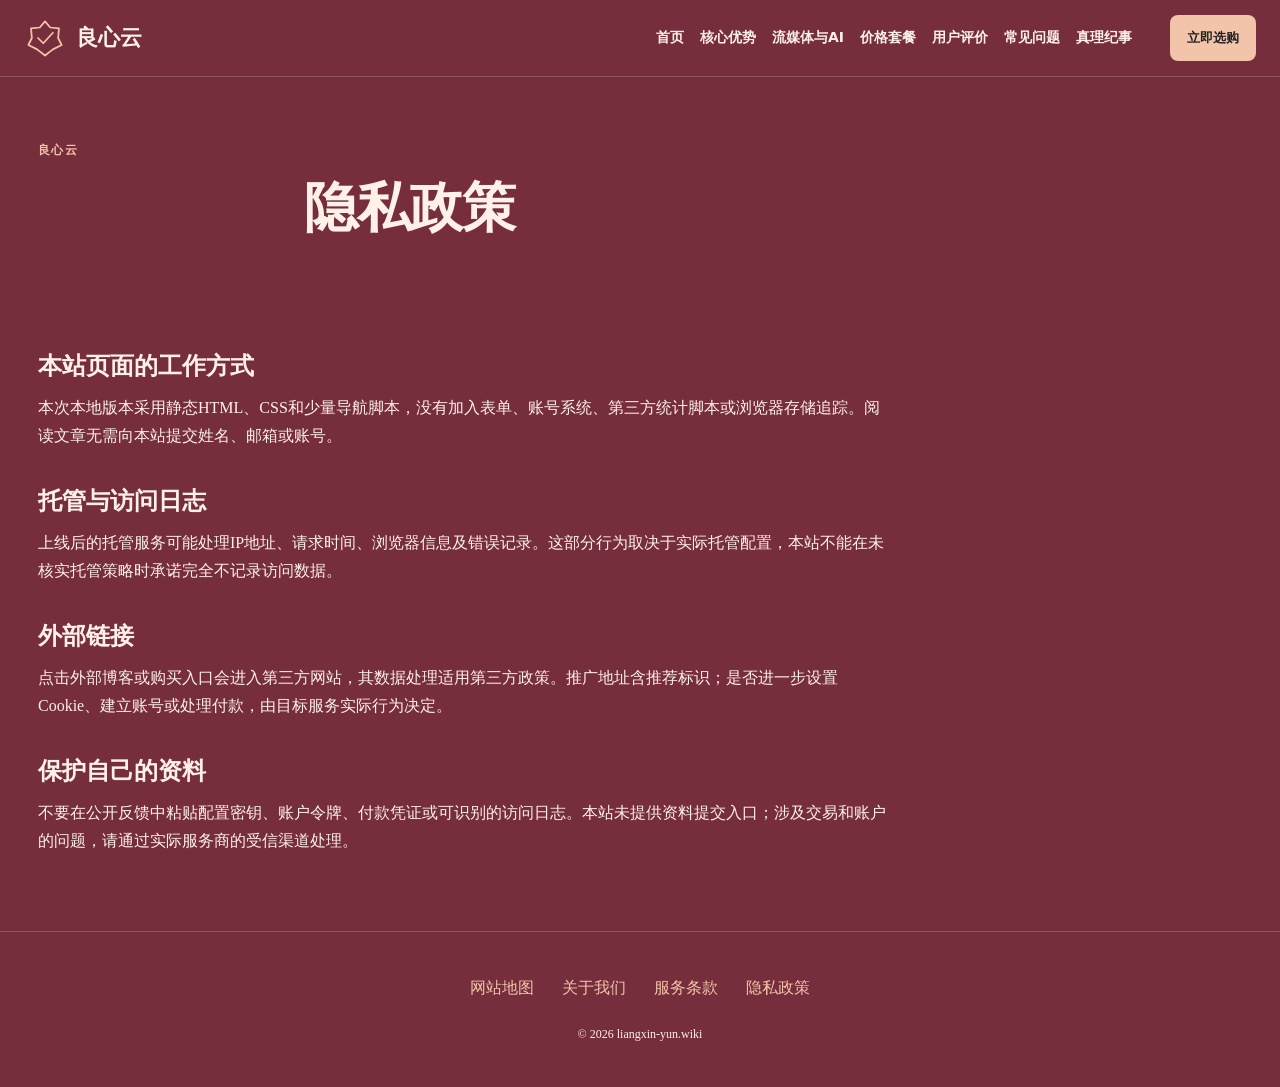
<file: privacy.html>
<!DOCTYPE html>
<html lang="zh-CN"><head><meta charset="UTF-8"><meta name="viewport" content="width=device-width,initial-scale=1"><title>隐私政策｜良心云·真理纪事</title><meta name="description" content="真理纪事的隐私政策：说明良心云资料整理、内容使用与第三方服务边界。"><meta name="keywords" content="良心云,隐私政策,真理纪事,网络使用指南"><link rel="canonical" href="https://liangxin-yun.wiki/privacy.html"><meta property="og:type" content="website"><meta property="og:title" content="隐私政策｜良心云·真理纪事"><meta property="og:description" content="真理纪事的隐私政策：说明良心云资料整理、内容使用与第三方服务边界。"><meta property="og:url" content="https://liangxin-yun.wiki/privacy.html"><meta property="og:image" content="https://liangxin-yun.wiki/share.png"><meta property="og:locale" content="zh_CN"><link rel="icon" href="favicon.svg" type="image/svg+xml"><link rel="stylesheet" href="style.css"><script defer src="menu.js"></script><script type="application/ld+json">{"@context": "https://schema.org", "@type": "WebPage", "name": "隐私政策｜良心云·真理纪事", "url": "https://liangxin-yun.wiki/privacy.html", "description": "真理纪事的隐私政策：说明良心云资料整理、内容使用与第三方服务边界。", "inLanguage": "zh-CN"}</script></head><body class="site-11 hero-C review-2 faq-0 nav-1"><header class="site-header"><div class="nav-wrap"><a class="brand" href="index.html"><svg class="brand-mark" viewBox="0 0 48 48" aria-hidden="true"><path d="M24 5L30 12L40 13L39 24L43 32L33 37L24 44L15 37L5 32L9 24L8 13L18 12Z M16 24L22 30L33 18" fill="none" stroke="currentColor" stroke-width="2" stroke-linecap="round" stroke-linejoin="round"/></svg><span>良心云</span></a><nav id="site-menu" aria-label="主导航"><a href="index.html">首页</a><a href="index.html#features">核心优势</a><a href="index.html#streaming">流媒体与AI</a><a href="index.html#pricing">价格套餐</a><a href="index.html#testimonials">用户评价</a><a href="index.html#faq">常见问题</a><a href="veritas-chronicles.html">真理纪事</a></nav><div class="nav-actions"><a class="button compact" href="https://ww012.twilightaff.com/#/?code=A56DH1Af" target="_blank" rel="sponsored nofollow noopener">立即选购</a><button type="button" class="menu-toggle" aria-label="切换主导航菜单" aria-controls="site-menu" aria-expanded="false"><span></span><span></span></button></div></div></header><main class="site-main"><header class="page-heading"><span class="eyebrow">良心云</span><h1>隐私政策</h1></header><div class="prose"><h2>本站页面的工作方式</h2><p>本次本地版本采用静态HTML、CSS和少量导航脚本，没有加入表单、账号系统、第三方统计脚本或浏览器存储追踪。阅读文章无需向本站提交姓名、邮箱或账号。</p><h2>托管与访问日志</h2><p>上线后的托管服务可能处理IP地址、请求时间、浏览器信息及错误记录。这部分行为取决于实际托管配置，本站不能在未核实托管策略时承诺完全不记录访问数据。</p><h2>外部链接</h2><p>点击外部博客或购买入口会进入第三方网站，其数据处理适用第三方政策。推广地址含推荐标识；是否进一步设置Cookie、建立账号或处理付款，由目标服务实际行为决定。</p><h2>保护自己的资料</h2><p>不要在公开反馈中粘贴配置密钥、账户令牌、付款凭证或可识别的访问日志。本站未提供资料提交入口；涉及交易和账户的问题，请通过实际服务商的受信渠道处理。</p></div></main><footer class="site-footer"><nav aria-label="页脚导航"><a href="sitemap.html">网站地图</a><a href="about.html">关于我们</a><a href="terms.html">服务条款</a><a href="privacy.html">隐私政策</a></nav><p>© 2026 liangxin-yun.wiki</p></footer></body></html>
</file>
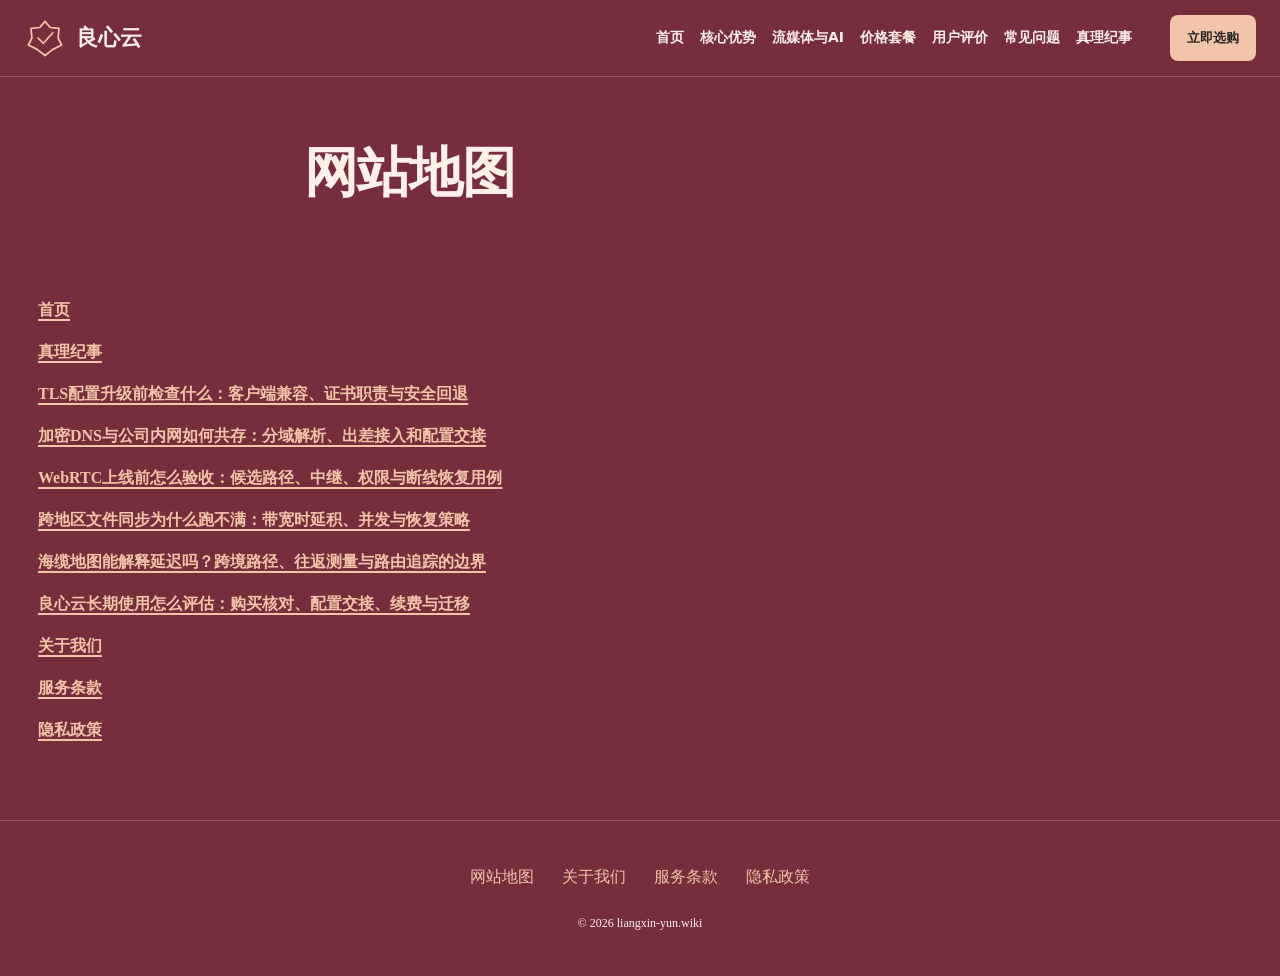
<file: sitemap.html>
<!DOCTYPE html>
<html lang="zh-CN"><head><meta charset="UTF-8"><meta name="viewport" content="width=device-width,initial-scale=1"><title>网站地图｜良心云·真理纪事</title><meta name="description" content="真理纪事及良心云资料站的首页、六篇专题文章与辅助说明入口。"><meta name="keywords" content="良心云,网站地图,真理纪事,网络使用指南"><link rel="canonical" href="https://liangxin-yun.wiki/sitemap.html"><meta property="og:type" content="website"><meta property="og:title" content="网站地图｜良心云·真理纪事"><meta property="og:description" content="真理纪事及良心云资料站的首页、六篇专题文章与辅助说明入口。"><meta property="og:url" content="https://liangxin-yun.wiki/sitemap.html"><meta property="og:image" content="https://liangxin-yun.wiki/share.png"><meta property="og:locale" content="zh_CN"><link rel="icon" href="favicon.svg" type="image/svg+xml"><link rel="stylesheet" href="style.css"><script defer src="menu.js"></script><script type="application/ld+json">{"@context": "https://schema.org", "@type": "WebPage", "name": "网站地图｜良心云·真理纪事", "url": "https://liangxin-yun.wiki/sitemap.html", "description": "真理纪事及良心云资料站的首页、六篇专题文章与辅助说明入口。", "inLanguage": "zh-CN"}</script></head><body class="site-11 hero-C review-2 faq-0 nav-1"><header class="site-header"><div class="nav-wrap"><a class="brand" href="index.html"><svg class="brand-mark" viewBox="0 0 48 48" aria-hidden="true"><path d="M24 5L30 12L40 13L39 24L43 32L33 37L24 44L15 37L5 32L9 24L8 13L18 12Z M16 24L22 30L33 18" fill="none" stroke="currentColor" stroke-width="2" stroke-linecap="round" stroke-linejoin="round"/></svg><span>良心云</span></a><nav id="site-menu" aria-label="主导航"><a href="index.html">首页</a><a href="index.html#features">核心优势</a><a href="index.html#streaming">流媒体与AI</a><a href="index.html#pricing">价格套餐</a><a href="index.html#testimonials">用户评价</a><a href="index.html#faq">常见问题</a><a href="veritas-chronicles.html">真理纪事</a></nav><div class="nav-actions"><a class="button compact" href="https://ww012.twilightaff.com/#/?code=A56DH1Af" target="_blank" rel="sponsored nofollow noopener">立即选购</a><button type="button" class="menu-toggle" aria-label="切换主导航菜单" aria-controls="site-menu" aria-expanded="false"><span></span><span></span></button></div></div></header><main class="site-main"><header class="page-heading"><h1>网站地图</h1></header><div class="prose"><ul class="map-links"><li><a href="index.html">首页</a></li><li><a href="veritas-chronicles.html">真理纪事</a></li><li><a href="liangxin-cryptographic-handshake-overhead.html">TLS配置升级前检查什么：客户端兼容、证书职责与安全回退</a></li><li><a href="liangxin-dns-hijacking-doh-dot-defense.html">加密DNS与公司内网如何共存：分域解析、出差接入和配置交接</a></li><li><a href="liangxin-nat-traversal-p2p-webrtc.html">WebRTC上线前怎么验收：候选路径、中继、权限与断线恢复用例</a></li><li><a href="liangxin-tcp-window-scale-bufferbloat.html">跨地区文件同步为什么跑不满：带宽时延积、并发与恢复策略</a></li><li><a href="liangxin-undersea-cable-routing-physics.html">海缆地图能解释延迟吗？跨境路径、往返测量与路由追踪的边界</a></li><li><a href="liangxin-distributed-gateway-healthcheck.html">良心云长期使用怎么评估：购买核对、配置交接、续费与迁移</a></li><li><a href="about.html">关于我们</a></li><li><a href="terms.html">服务条款</a></li><li><a href="privacy.html">隐私政策</a></li></ul></div></main><footer class="site-footer"><nav aria-label="页脚导航"><a href="sitemap.html">网站地图</a><a href="about.html">关于我们</a><a href="terms.html">服务条款</a><a href="privacy.html">隐私政策</a></nav><p>© 2026 liangxin-yun.wiki</p></footer></body></html>
</file>
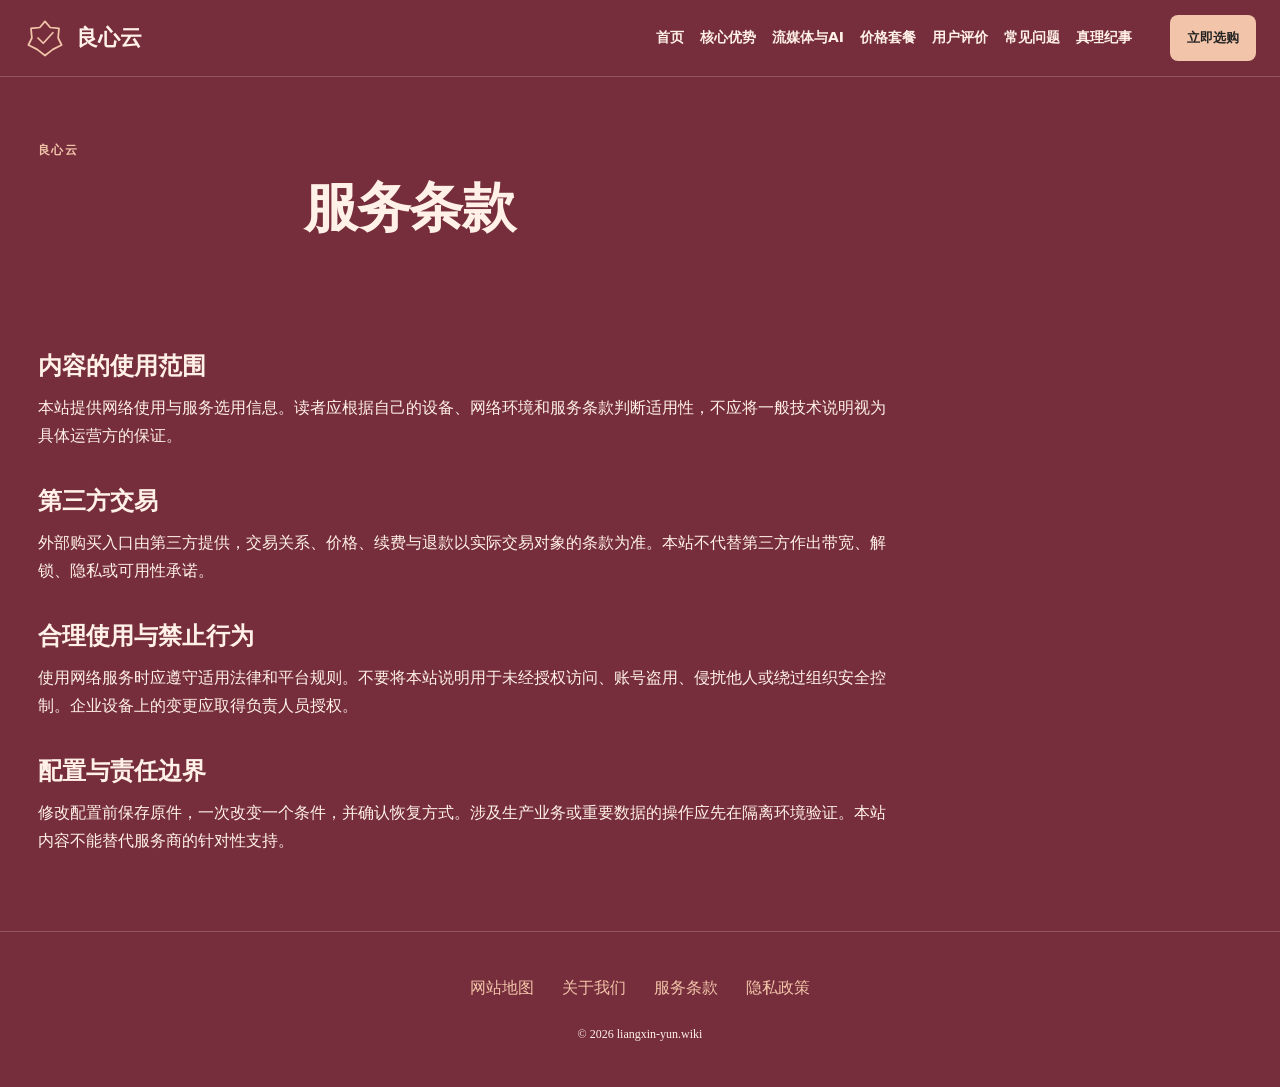
<file: terms.html>
<!DOCTYPE html>
<html lang="zh-CN"><head><meta charset="UTF-8"><meta name="viewport" content="width=device-width,initial-scale=1"><title>服务条款｜良心云·真理纪事</title><meta name="description" content="真理纪事的服务条款：说明良心云资料整理、内容使用与第三方服务边界。"><meta name="keywords" content="良心云,服务条款,真理纪事,网络使用指南"><link rel="canonical" href="https://liangxin-yun.wiki/terms.html"><meta property="og:type" content="website"><meta property="og:title" content="服务条款｜良心云·真理纪事"><meta property="og:description" content="真理纪事的服务条款：说明良心云资料整理、内容使用与第三方服务边界。"><meta property="og:url" content="https://liangxin-yun.wiki/terms.html"><meta property="og:image" content="https://liangxin-yun.wiki/share.png"><meta property="og:locale" content="zh_CN"><link rel="icon" href="favicon.svg" type="image/svg+xml"><link rel="stylesheet" href="style.css"><script defer src="menu.js"></script><script type="application/ld+json">{"@context": "https://schema.org", "@type": "WebPage", "name": "服务条款｜良心云·真理纪事", "url": "https://liangxin-yun.wiki/terms.html", "description": "真理纪事的服务条款：说明良心云资料整理、内容使用与第三方服务边界。", "inLanguage": "zh-CN"}</script></head><body class="site-11 hero-C review-2 faq-0 nav-1"><header class="site-header"><div class="nav-wrap"><a class="brand" href="index.html"><svg class="brand-mark" viewBox="0 0 48 48" aria-hidden="true"><path d="M24 5L30 12L40 13L39 24L43 32L33 37L24 44L15 37L5 32L9 24L8 13L18 12Z M16 24L22 30L33 18" fill="none" stroke="currentColor" stroke-width="2" stroke-linecap="round" stroke-linejoin="round"/></svg><span>良心云</span></a><nav id="site-menu" aria-label="主导航"><a href="index.html">首页</a><a href="index.html#features">核心优势</a><a href="index.html#streaming">流媒体与AI</a><a href="index.html#pricing">价格套餐</a><a href="index.html#testimonials">用户评价</a><a href="index.html#faq">常见问题</a><a href="veritas-chronicles.html">真理纪事</a></nav><div class="nav-actions"><a class="button compact" href="https://ww012.twilightaff.com/#/?code=A56DH1Af" target="_blank" rel="sponsored nofollow noopener">立即选购</a><button type="button" class="menu-toggle" aria-label="切换主导航菜单" aria-controls="site-menu" aria-expanded="false"><span></span><span></span></button></div></div></header><main class="site-main"><header class="page-heading"><span class="eyebrow">良心云</span><h1>服务条款</h1></header><div class="prose"><h2>内容的使用范围</h2><p>本站提供网络使用与服务选用信息。读者应根据自己的设备、网络环境和服务条款判断适用性，不应将一般技术说明视为具体运营方的保证。</p><h2>第三方交易</h2><p>外部购买入口由第三方提供，交易关系、价格、续费与退款以实际交易对象的条款为准。本站不代替第三方作出带宽、解锁、隐私或可用性承诺。</p><h2>合理使用与禁止行为</h2><p>使用网络服务时应遵守适用法律和平台规则。不要将本站说明用于未经授权访问、账号盗用、侵扰他人或绕过组织安全控制。企业设备上的变更应取得负责人员授权。</p><h2>配置与责任边界</h2><p>修改配置前保存原件，一次改变一个条件，并确认恢复方式。涉及生产业务或重要数据的操作应先在隔离环境验证。本站内容不能替代服务商的针对性支持。</p></div></main><footer class="site-footer"><nav aria-label="页脚导航"><a href="sitemap.html">网站地图</a><a href="about.html">关于我们</a><a href="terms.html">服务条款</a><a href="privacy.html">隐私政策</a></nav><p>© 2026 liangxin-yun.wiki</p></footer></body></html>
</file>
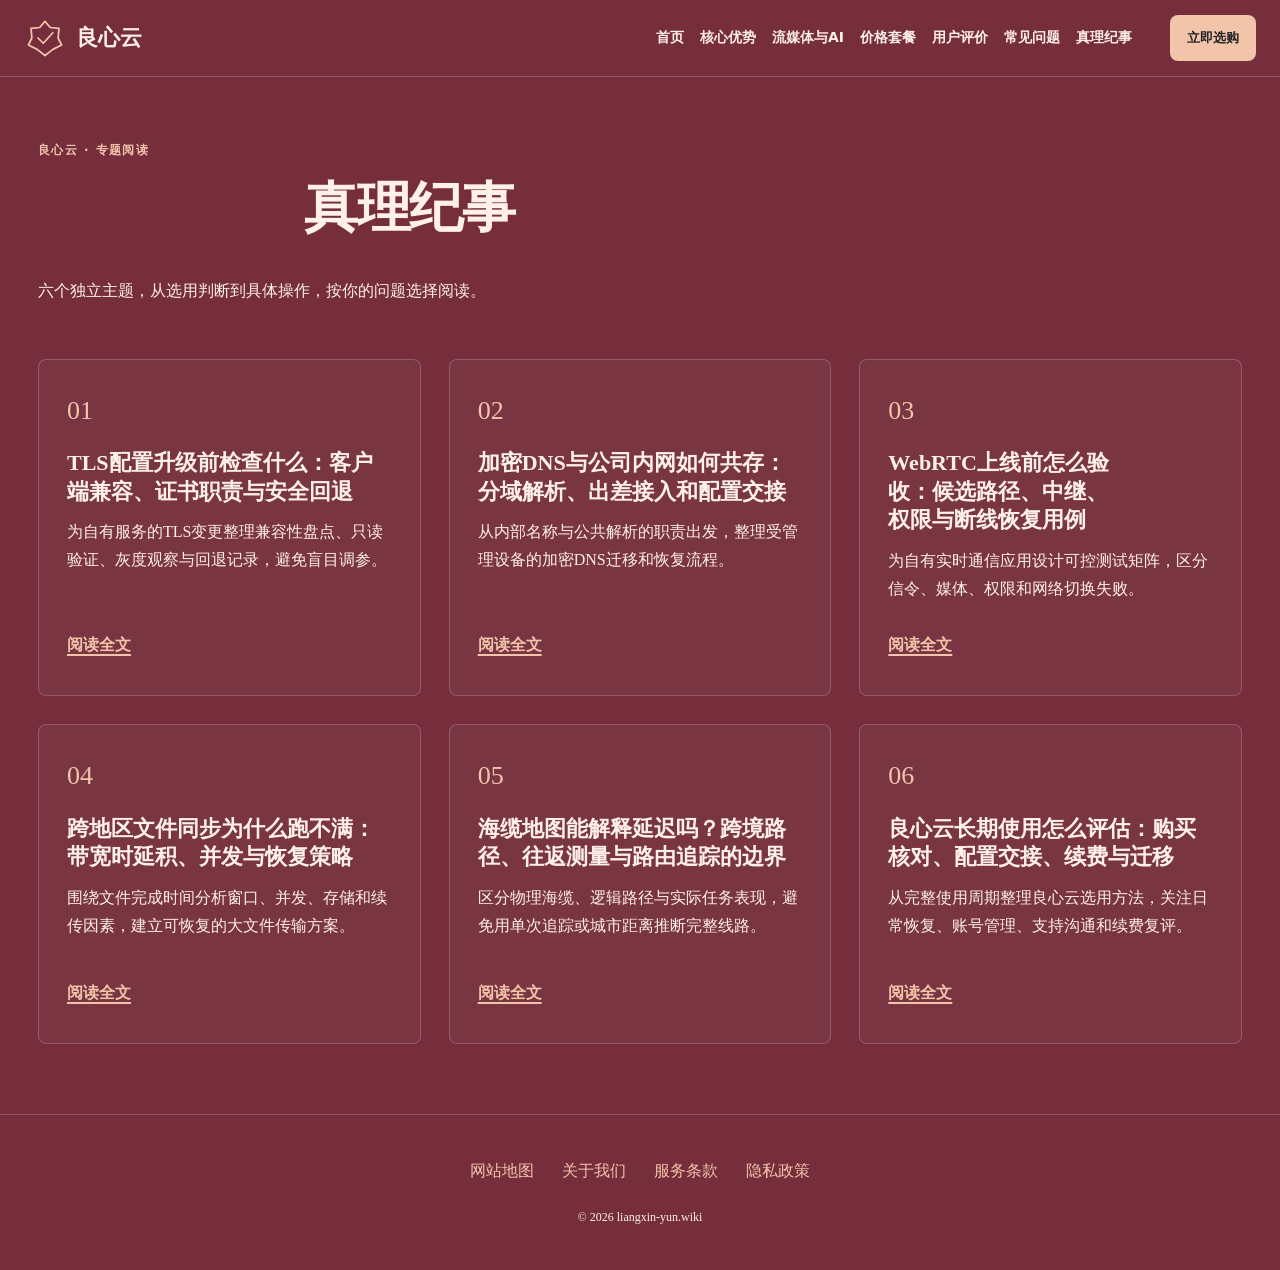
<file: veritas-chronicles.html>
<!DOCTYPE html>
<html lang="zh-CN"><head><meta charset="UTF-8"><meta name="viewport" content="width=device-width,initial-scale=1"><title>真理纪事｜良心云专题文章</title><meta name="description" content="真理纪事收录六篇独立专题，围绕围绕良心云的选用，把网络原理转化为可操作的核对问题展开阅读。"><meta name="keywords" content="良心云,真理纪事,真理纪事,网络使用指南"><link rel="canonical" href="https://liangxin-yun.wiki/veritas-chronicles.html"><meta property="og:type" content="website"><meta property="og:title" content="真理纪事｜良心云专题文章"><meta property="og:description" content="真理纪事收录六篇独立专题，围绕围绕良心云的选用，把网络原理转化为可操作的核对问题展开阅读。"><meta property="og:url" content="https://liangxin-yun.wiki/veritas-chronicles.html"><meta property="og:image" content="https://liangxin-yun.wiki/share.png"><meta property="og:locale" content="zh_CN"><link rel="icon" href="favicon.svg" type="image/svg+xml"><link rel="stylesheet" href="style.css"><script defer src="menu.js"></script><script type="application/ld+json">{"@context": "https://schema.org", "@type": "WebPage", "name": "真理纪事｜良心云专题文章", "url": "https://liangxin-yun.wiki/veritas-chronicles.html", "description": "真理纪事收录六篇独立专题，围绕围绕良心云的选用，把网络原理转化为可操作的核对问题展开阅读。", "inLanguage": "zh-CN"}</script></head><body class="site-11 hero-C review-2 faq-0 nav-1"><header class="site-header"><div class="nav-wrap"><a class="brand" href="index.html"><svg class="brand-mark" viewBox="0 0 48 48" aria-hidden="true"><path d="M24 5L30 12L40 13L39 24L43 32L33 37L24 44L15 37L5 32L9 24L8 13L18 12Z M16 24L22 30L33 18" fill="none" stroke="currentColor" stroke-width="2" stroke-linecap="round" stroke-linejoin="round"/></svg><span>良心云</span></a><nav id="site-menu" aria-label="主导航"><a href="index.html">首页</a><a href="index.html#features">核心优势</a><a href="index.html#streaming">流媒体与AI</a><a href="index.html#pricing">价格套餐</a><a href="index.html#testimonials">用户评价</a><a href="index.html#faq">常见问题</a><a href="veritas-chronicles.html">真理纪事</a></nav><div class="nav-actions"><a class="button compact" href="https://ww012.twilightaff.com/#/?code=A56DH1Af" target="_blank" rel="sponsored nofollow noopener">立即选购</a><button type="button" class="menu-toggle" aria-label="切换主导航菜单" aria-controls="site-menu" aria-expanded="false"><span></span><span></span></button></div></div></header><main class="site-main"><header class="page-heading"><span class="eyebrow">良心云 · 专题阅读</span><h1>真理纪事</h1><p>六个独立主题，从选用判断到具体操作，按你的问题选择阅读。</p></header><div class="article-list stack"><article class="article-card"><h2>TLS配置升级前检查什么：客户端兼容、证书职责与安全回退</h2><p>为自有服务的TLS变更整理兼容性盘点、只读验证、灰度观察与回退记录，避免盲目调参。</p><a href="liangxin-cryptographic-handshake-overhead.html">阅读全文</a></article><article class="article-card"><h2>加密DNS与公司内网如何共存：分域解析、出差接入和配置交接</h2><p>从内部名称与公共解析的职责出发，整理受管理设备的加密DNS迁移和恢复流程。</p><a href="liangxin-dns-hijacking-doh-dot-defense.html">阅读全文</a></article><article class="article-card"><h2>WebRTC上线前怎么验收：候选路径、中继、权限与断线恢复用例</h2><p>为自有实时通信应用设计可控测试矩阵，区分信令、媒体、权限和网络切换失败。</p><a href="liangxin-nat-traversal-p2p-webrtc.html">阅读全文</a></article><article class="article-card"><h2>跨地区文件同步为什么跑不满：带宽时延积、并发与恢复策略</h2><p>围绕文件完成时间分析窗口、并发、存储和续传因素，建立可恢复的大文件传输方案。</p><a href="liangxin-tcp-window-scale-bufferbloat.html">阅读全文</a></article><article class="article-card"><h2>海缆地图能解释延迟吗？跨境路径、往返测量与路由追踪的边界</h2><p>区分物理海缆、逻辑路径与实际任务表现，避免用单次追踪或城市距离推断完整线路。</p><a href="liangxin-undersea-cable-routing-physics.html">阅读全文</a></article><article class="article-card"><h2>良心云长期使用怎么评估：购买核对、配置交接、续费与迁移</h2><p>从完整使用周期整理良心云选用方法，关注日常恢复、账号管理、支持沟通和续费复评。</p><a href="liangxin-distributed-gateway-healthcheck.html">阅读全文</a></article></div></main><footer class="site-footer"><nav aria-label="页脚导航"><a href="sitemap.html">网站地图</a><a href="about.html">关于我们</a><a href="terms.html">服务条款</a><a href="privacy.html">隐私政策</a></nav><p>© 2026 liangxin-yun.wiki</p></footer></body></html>
</file>
<file: style.css>
:root{--bg:#762e3c;--ink:#fff1e7;--accent:#f2c4a9;--panel:#ffffff09;--line:#ffffff30;--button-ink:#242424;--font:Georgia,"Noto Serif SC","Songti SC",SimSun,serif;--width:1260px;--radius:8px;}
*{box-sizing:border-box}html{scroll-behavior:smooth}body{margin:0;background:var(--bg);color:var(--ink);font-family:var(--font);line-height:1.75}a{color:var(--accent);text-decoration-thickness:1px;text-underline-offset:4px}a:visited{color:var(--accent)}a:hover{text-decoration:underline}button,a{-webkit-tap-highlight-color:transparent}button{font:inherit}a:focus-visible,button:focus-visible,summary:focus-visible{outline:3px solid var(--accent);outline-offset:5px}svg{max-width:100%}h1,h2,h3,p{margin-top:0}h1{font-size:clamp(30px,4.2vw,58px);line-height:1.2;letter-spacing:-.025em;max-width:19ch}h2{font-size:clamp(25px,3vw,38px);line-height:1.3;margin-bottom:12px}h3{font-size:19px;line-height:1.5}p{overflow-wrap:anywhere}img{max-width:100%;height:auto}.site-header{position:sticky;top:0;z-index:20;background:var(--bg);border-bottom:1px solid var(--line)}.nav-wrap{max-width:1440px;padding:15px 24px;margin:auto;display:flex;align-items:center;gap:24px}.brand{color:var(--ink)!important;display:flex;align-items:center;gap:10px;font-weight:800;white-space:nowrap;text-decoration:none;font-size:22px}.brand-mark{width:42px;height:42px;color:var(--accent)}#site-menu{display:flex;gap:17px;margin-left:auto;align-items:center}#site-menu a{font:600 13px/1.4 system-ui,sans-serif;text-decoration:none;color:var(--ink);white-space:nowrap}#site-menu a:hover{color:var(--accent)}.nav-actions{display:flex;align-items:center;gap:10px;margin-left:auto}.button{display:inline-flex;align-items:center;justify-content:center;background:var(--accent);color:var(--button-ink)!important;padding:13px 24px;border-radius:var(--radius);font:700 15px/1.5 system-ui,sans-serif;text-decoration:none;min-height:46px;white-space:nowrap}.button:hover{filter:brightness(.94);text-decoration:none}.compact{font-size:13px;padding:10px 17px}.menu-toggle{display:none;width:44px;height:44px;border:1px solid var(--line);background:transparent;border-radius:8px;color:var(--ink);align-items:center;justify-content:center;flex-direction:column;gap:6px}.menu-toggle span{display:block;width:20px;height:2px;background:currentColor}.site-main{max-width:var(--width);margin:auto;padding:0 28px;position:relative;z-index:1}.hero-section{min-height:600px;padding:72px 0;display:grid;grid-template-columns:1.1fr .9fr;gap:52px;align-items:center}.hero-intro{font-size:18px;max-width:40em}.eyebrow{display:block;color:var(--accent);font:700 12px/1.6 system-ui,sans-serif;letter-spacing:.12em;margin-bottom:16px}.hero-actions{display:flex;gap:24px;align-items:center;flex-wrap:wrap;margin-top:30px}.text-button{font-weight:700;min-height:44px;display:inline-flex;align-items:center}.hero-art{min-width:0;width:100%;display:flex;justify-content:center;align-items:center;animation:art-sway 9s ease-in-out infinite}.hero-art>svg{width:100%;height:auto!important;aspect-ratio:13/11;max-height:460px!important}.hero-A .hero-art{grid-column:1;grid-row:1}.hero-A .hero-copy{grid-column:2}.hero-C .hero-section{grid-template-columns:1fr;text-align:center;gap:28px;padding-bottom:40px}.hero-C h1,.hero-C .hero-intro{margin-left:auto;margin-right:auto}.hero-C .hero-actions{justify-content:center}.hero-C .hero-art{width:min(660px,100%);margin:auto}.hero-D .hero-section{display:block;text-align:center;min-height:620px;padding-top:130px}.hero-D h1,.hero-D .hero-intro{margin-left:auto;margin-right:auto}.hero-D .hero-actions{justify-content:center}.hero-D .hero-section>.hero-art{display:none}.site-art{position:fixed;inset:70px 0 0;pointer-events:none;z-index:0;display:flex;align-items:center;justify-content:center;opacity:.15;animation:art-sway 12s ease-in-out infinite}.site-art>svg{width:85vw;height:80vh!important;max-height:none!important}.section{padding:70px 0;border-top:1px solid var(--line);scroll-margin-top:100px}.section-heading{margin-bottom:32px}.section-intro{max-width:750px;margin-bottom:26px}.features{display:grid;gap:24px}.feature{display:flex;gap:20px;padding:24px;border:1px solid var(--line);border-radius:var(--radius);background:var(--panel)}.feature>svg{width:46px;height:46px;flex-shrink:0;color:var(--accent)}.feature p{margin-bottom:0}.features.tiles{grid-template-columns:repeat(2,minmax(0,1fr))}.features.rail{grid-template-columns:repeat(4,minmax(0,1fr))}.features.rail .feature{display:block;padding:22px 18px}.features.rail .feature svg{margin-bottom:14px}.features.list .feature{border-width:0 0 1px;border-radius:0;background:transparent}.features.list{grid-template-columns:1fr}.features.list .feature>div{display:grid;grid-template-columns:220px 1fr;gap:28px}.use-cases{display:grid;gap:24px}.use-cases.columns{grid-template-columns:repeat(3,minmax(0,1fr))}.use-case{padding:28px;background:var(--panel);border-radius:var(--radius);position:relative;border:1px solid var(--line)}.use-cases.rows .use-case{display:grid;grid-template-columns:50px 170px 1fr;gap:12px 24px;align-items:start}.use-cases.rows .use-case>p:not(.platforms),.use-cases.rows .status{grid-column:3}.use-cases.steps .use-case:nth-child(2){margin-left:7%}.use-cases.steps .use-case:nth-child(3){margin-left:14%}.item-no,.review-mark{color:var(--accent);font-size:26px;font-weight:700}.platforms{font-size:14px;color:var(--accent)}.status{font-size:12px;border-top:1px solid var(--line);padding-top:10px;display:block}.plans{display:grid;gap:22px}.plans.cards{grid-template-columns:repeat(3,minmax(0,1fr))}.plan{padding:28px;border:1px solid var(--line);border-radius:var(--radius);background:var(--panel)}.price-value{font-size:24px;font-weight:700;color:var(--accent)}dl{margin:20px 0}dl>div{display:flex;justify-content:space-between;gap:12px;padding:10px 0;border-bottom:1px solid var(--line);font-size:14px}dd{margin:0}.plans.table .plan{display:grid;grid-template-columns:1fr 1fr 2fr;gap:8px 24px;align-items:center}.plans.table .plan>h3{grid-column:1}.plans.table .price-value{grid-column:2;grid-row:1/3}.plans.table dl{grid-column:3;grid-row:1/4;margin:0}.plans.table .small{grid-column:1/3}.small{font-size:12px;opacity:.8}.reviews{display:grid;grid-template-columns:repeat(3,minmax(0,1fr));gap:28px}.review{padding:28px 0;border-top:3px solid var(--accent)}.review h3{margin-top:16px}.faq-list{max-width:900px}.faq-list details{padding:18px 0;border-bottom:1px solid var(--line)}summary{cursor:pointer;font-weight:700;padding-right:20px}details p{margin:16px 0 4px;max-width:75ch}.site-footer{position:relative;z-index:1;padding:42px 24px;border-top:1px solid var(--line);background:var(--bg);text-align:center}.site-footer nav{display:flex;gap:28px;justify-content:center;flex-wrap:wrap}.site-footer p{font-size:12px;margin:22px 0 0}.page-heading{padding:64px 0 38px}.page-heading h1{max-width:25ch}.article-list{display:grid;gap:28px;padding-bottom:70px;counter-reset:stories}.article-card{border:1px solid var(--line);background:var(--panel);border-radius:var(--radius);padding:30px;counter-increment:stories;position:relative}.article-card::before{content:counter(stories,decimal-leading-zero);display:block;font-size:26px;color:var(--accent);margin-bottom:16px}.article-card h2{font-size:23px}.article-card p{margin-bottom:20px}.article-list.split{grid-template-columns:repeat(2,minmax(0,1fr))}.article-list.stack{grid-template-columns:1fr}.article-list.stack .article-card{display:grid;grid-template-columns:64px 1fr 1fr;gap:20px}.article-list.stack .article-card a{grid-column:2}.article-list.mosaic{grid-template-columns:repeat(3,minmax(0,1fr))}.article-list.mosaic .article-card:first-child{grid-column:span 2}.article-page{max-width:850px;margin:auto;padding:56px 0 80px}.article-page h1{max-width:100%;font-size:clamp(28px,3.5vw,44px)}.article-page .lead{font-size:18px;padding-bottom:24px;border-bottom:1px solid var(--line)}.article-body h2{font-size:25px;margin:40px 0 18px}.article-body p{font-size:17px;line-height:1.95;margin-bottom:20px}.article-body a,.article-body a:visited{color:var(--accent);font-weight:700}.sources{margin-top:40px;padding-top:20px;border-top:1px solid var(--line);font-size:12px}.sources p{overflow-wrap:anywhere}.prose{max-width:850px;padding-bottom:60px}.prose h2{font-size:24px;margin-top:36px}.map-links{list-style:none;padding:0;display:grid;gap:14px}.site-0 .section-heading,.site-6 .section-heading,.site-12 .section-heading{border-left:5px solid var(--accent);padding-left:22px}.site-1 .section-heading,.site-7 .section-heading,.site-13 .section-heading{text-align:center}.site-2 .section-heading,.site-8 .section-heading,.site-14 .section-heading{display:flex;align-items:baseline;gap:30px;flex-wrap:wrap}.site-3 .section,.site-9 .section,.site-15 .section{border-top-width:3px}.site-4 .feature,.site-10 .feature,.site-16 .feature{border-inline-start:5px solid var(--accent)}.site-5 .use-case,.site-11 .use-case,.site-17 .use-case{border-top:4px solid var(--accent)}@keyframes art-sway{0%,100%{transform:translateY(0)}50%{transform:translateY(-8px)}}
@media(max-width:1240px){#site-menu{display:none;position:absolute;left:0;right:0;top:100%;padding:22px;background:var(--bg);border-bottom:1px solid var(--line);box-shadow:0 12px 20px #0001;margin:0;flex-direction:column;align-items:stretch;gap:0}#site-menu.is-open{display:flex}#site-menu a{padding:12px}.menu-toggle{display:flex}.features.rail{grid-template-columns:repeat(2,minmax(0,1fr))}.nav-wrap{position:relative}.nav-actions{margin-left:auto}}
@media(max-width:768px){.site-main{padding:0 22px}.hero-section,.hero-A .hero-section{grid-template-columns:1fr;gap:24px;padding:42px 0;min-height:0}.hero-A .hero-copy,.hero-A .hero-art{grid-column:auto;grid-row:auto}.hero-A .hero-copy{order:0}.hero-A .hero-art{order:1}.hero-art>svg{max-height:340px!important}.hero-D .hero-section{padding:75px 0;min-height:520px}.hero-intro{font-size:16px}.hero-copy h1{max-width:21ch}.section{padding:48px 0}.features.tiles,.features.rail,.use-cases.columns,.plans.cards,.reviews,.article-list.split,.article-list.mosaic{grid-template-columns:1fr}.features.list .feature>div{display:block}.features.rail .feature{display:flex}.use-cases.rows .use-case{display:block}.use-cases.steps .use-case:nth-child(n){margin-left:0}.plans.table .plan{display:block}.article-list.mosaic .article-card:first-child{grid-column:auto}.article-list.stack .article-card{display:block}.page-heading{padding-top:40px}.article-page{padding-top:38px}.article-body p{font-size:16px}.nav-wrap{padding:12px 16px;gap:12px}.brand{font-size:19px;gap:7px}.brand-mark{width:32px;height:32px}.compact{padding:10px 12px;font-size:12px}.site-footer nav{gap:14px 24px}.site-art{opacity:.09}.section-heading{display:block!important}}
@media(max-width:360px){.site-main{padding:0 16px}.nav-wrap{padding:10px 12px}.brand-mark{width:28px}.brand{font-size:17px}.nav-actions{gap:7px}.compact{padding:9px}.menu-toggle{width:38px;height:40px}.hero-actions{gap:18px}.feature,.plan,.use-case,.article-card{padding:21px}.hero-copy h1{font-size:29px}}
@media(prefers-reduced-motion:reduce){html{scroll-behavior:auto}*,*::before,*::after{animation:none!important;transition:none!important}}

.review-1 .reviews{grid-template-columns:1fr}.review-1 .review{display:grid;grid-template-columns:70px 180px 1fr;gap:14px;align-items:baseline;padding:22px 0;border-top-width:1px}.review-1 .review h3{margin:0}.review-1 .review .small{grid-column:3}.review-2 .reviews{grid-template-columns:1.3fr 1fr}.review-2 .review:first-child{grid-row:span 2;padding:36px;border:1px solid var(--line);border-radius:var(--radius);background:var(--panel)}.faq-1 .faq-list{max-width:none;display:grid;grid-template-columns:1fr 1fr;gap:24px}.faq-1 details:last-child{grid-column:span 2}.faq-2 .faq-list{margin-left:22%;border-left:3px solid var(--accent);padding-left:28px}.site-0 .hero-section{grid-template-columns:1.25fr .75fr}.site-1 .hero-section{grid-template-columns:1.1fr 1fr}.site-4 .hero-section{gap:90px}.site-5 .hero-copy{border-left:3px solid var(--accent);padding-left:30px}.site-6 .hero-art{border:1px solid var(--line);border-radius:50%;padding:25px}.site-7 .hero-section{padding-top:52px}.site-7 .hero-art{max-width:520px}.site-9 h1{font-size:clamp(32px,4.8vw,65px)}.site-10 .hero-section{grid-template-columns:.8fr 1.2fr}.site-11 .hero-copy{max-width:900px;margin:auto}.site-13 .hero-art{max-width:570px}.site-14 .hero-copy{border-bottom:4px solid var(--accent);padding-bottom:32px}.site-15 h1{font-weight:500;letter-spacing:-.04em}.site-17 .hero-section{gap:80px}.site-art{opacity:.3}.hero-D .article-page,.hero-D .prose{background:color-mix(in srgb,var(--bg) 88%,transparent);padding:36px}.hero-D .hero-copy{position:relative}.hero-D .hero-copy::before{content:'';position:absolute;inset:-25px -15px;background:radial-gradient(ellipse,var(--bg),transparent 75%);z-index:-1;pointer-events:none}
@media(min-width:1241px){.nav-1 .nav-wrap{display:grid;grid-template-columns:1fr auto 1fr;gap:10px 30px}.nav-1 .brand{grid-column:2;grid-row:1;justify-content:center}.nav-1 .nav-actions{grid-column:3;grid-row:1}.nav-1 #site-menu{grid-column:1/4;grid-row:2;justify-content:center;margin:auto;padding-top:6px}.nav-1 .section{scroll-margin-top:160px}.nav-2 .nav-wrap{display:grid;grid-template-columns:auto 1fr auto;gap:10px 35px}.nav-2 .brand{grid-row:1/3}.nav-2 #site-menu{grid-column:2/4;grid-row:2;justify-content:flex-end;margin:0}.nav-2 .nav-actions{grid-column:3;grid-row:1}.nav-2 .section{scroll-margin-top:150px}}
@media(max-width:768px){.hero-section{grid-template-columns:1fr!important;gap:26px!important}.hero-copy{border-left:0!important;padding-left:0!important}.review-1 .review{display:block}.review-1 .review h3{margin:12px 0}.review-2 .reviews{grid-template-columns:1fr}.review-2 .review:first-child{grid-row:auto;padding:24px}.faq-1 .faq-list{grid-template-columns:1fr;gap:0}.faq-1 details:last-child{grid-column:auto}.faq-2 .faq-list{margin-left:0;padding-left:20px}.site-art{opacity:.22}.hero-D .article-page,.hero-D .prose{padding:26px 10px}}
.site-2 .site-art{opacity:.85}.site-12 .site-art{opacity:1}.site-12 .site-art path{opacity:.65}.site-16 .site-art{opacity:.6}@media(max-width:768px){.site-2 .site-art{opacity:.7}.site-12 .site-art{opacity:1}.site-16 .site-art{opacity:.5}}.site-5 .hero-art{position:relative}.site-5 .hero-art>svg:first-child{position:absolute;inset:0}.site-5 .coffee-mark{position:relative}.roast-bean{animation:roast-rock 9s ease-in-out infinite}@keyframes roast-rock{0%,100%{transform:rotate(-3deg)}50%{transform:rotate(5deg)}}@media(prefers-reduced-motion:reduce){.roast-bean{animation:none!important}}h1,h2{text-wrap:balance}
/* Card presentation revision */
a,a:link,a:visited,a:hover,a:focus{text-decoration:none!important}.features,.features.rail,.features.tiles,.features.list{display:grid;grid-template-columns:repeat(2,minmax(0,1fr));gap:24px}.features.list .feature>div{display:block}.feature,.features.rail .feature{display:block;padding:28px}.feature>svg{margin-bottom:16px}.use-cases,.use-cases.rows,.use-cases.steps,.use-cases.columns{display:grid;grid-template-columns:repeat(3,minmax(0,1fr));gap:24px}.use-cases.rows .use-case{display:block}.use-cases.steps .use-case:nth-child(n){margin-left:0}.plans,.plans.table,.plans.cards{grid-template-columns:repeat(3,minmax(0,1fr));align-items:stretch}.plans.table .plan,.plan{display:flex;flex-direction:column;padding:30px;border-radius:var(--radius)}.plan .price-value{font-size:40px;margin:16px 0}.price-value small{font-size:14px;font-weight:400}.quota{padding:18px 0;border-top:1px solid var(--line);border-bottom:1px solid var(--line)}.quota strong{font-size:28px}.plan ul{padding-left:19px;flex:1}.plan li{margin:14px 0}.reviews,.review-1 .reviews,.review-2 .reviews{display:grid;grid-template-columns:repeat(3,minmax(0,1fr));gap:24px}.review,.review-1 .review,.review-2 .review:first-child{display:block;grid-row:auto;padding:26px;border:1px solid var(--line);border-radius:var(--radius);background:var(--panel)}.faq-1 .faq-list{display:block}.faq-2 .faq-list{margin-left:0}.site-5 .hero-copy{border-left:0;padding-left:0}@media(max-width:768px){.features,.features.rail,.features.tiles,.features.list,.use-cases,.use-cases.rows,.use-cases.steps,.use-cases.columns,.plans,.plans.cards,.plans.table,.reviews,.review-1 .reviews,.review-2 .reviews{grid-template-columns:1fr}}

/* Final vertical cards, including the independent article index. */
.features,.features.rail,.features.tiles,.features.list{grid-template-columns:repeat(4,minmax(0,1fr));align-items:stretch}
.feature,.features.list .feature,.features.rail .feature{display:flex;flex-direction:column;border:1px solid var(--line);border-radius:var(--radius);background:var(--panel);padding:25px 22px;min-height:275px}
.features.list .feature>div{display:block}.feature p{font-size:15px}.feature>svg{margin:0 0 18px}.use-case{min-height:280px;display:flex!important;flex-direction:column}.use-case .platforms{margin-top:0}
.plan{min-height:430px}.plan ul{margin-bottom:0}.reviews .review{min-height:270px}.reviews .review .small{line-height:1.8}
.article-list,.article-list.split,.article-list.stack,.article-list.mosaic{grid-template-columns:repeat(3,minmax(0,1fr));align-items:stretch}
.article-list .article-card,.article-list.stack .article-card{display:flex;flex-direction:column;gap:0;min-height:320px;padding:28px}.article-list.mosaic .article-card:first-child{grid-column:auto}.article-card a{margin-top:auto;align-self:flex-start;padding:8px 0}.article-card h2{font-size:22px}
@media(max-width:1100px) and (min-width:769px){.features,.features.rail,.features.tiles,.features.list{grid-template-columns:repeat(2,minmax(0,1fr))}.article-list,.article-list.split,.article-list.stack,.article-list.mosaic{grid-template-columns:repeat(2,minmax(0,1fr))}.plan{padding:22px!important}.price-value{font-size:34px!important}}
@media(max-width:768px){.features,.features.rail,.features.tiles,.features.list,.article-list,.article-list.split,.article-list.stack,.article-list.mosaic{grid-template-columns:1fr}.feature,.features.list .feature,.features.rail .feature,.use-case,.reviews .review{min-height:0}.plan{min-height:400px}.article-list .article-card{min-height:265px}.hero-art{max-width:100%}.site-art{max-width:100vw}}

/* ==========================================================================
   Navigation Alignment, Article Hyperlinks & Clickable Cards Update
   ========================================================================== */

/* 1. Ensure CTA button and all menu items stay on the exact same row */
.site-header .nav-wrap,
.nav-0 .nav-wrap,
.nav-1 .nav-wrap,
.nav-2 .nav-wrap {
  display: flex !important;
  align-items: center !important;
  justify-content: flex-start !important;
  gap: 20px !important;
  flex-wrap: nowrap !important;
  grid-template-columns: none !important;
  grid-template-rows: none !important;
}

.site-header .brand,
.nav-0 .brand,
.nav-1 .brand,
.nav-2 .brand {
  flex-shrink: 0 !important;
  margin-right: auto !important;
  grid-column: auto !important;
  grid-row: auto !important;
}

.site-header #site-menu,
.nav-0 #site-menu,
.nav-1 #site-menu,
.nav-2 #site-menu {
  display: flex !important;
  align-items: center !important;
  gap: 16px !important;
  margin: 0 !important;
  padding: 0 !important;
  flex-shrink: 0 !important;
  grid-column: auto !important;
  grid-row: auto !important;
}

.site-header #site-menu a,
.nav-0 #site-menu a,
.nav-1 #site-menu a,
.nav-2 #site-menu a {
  white-space: nowrap !important;
  font-size: 14px !important;
}

.site-header .nav-actions,
.nav-0 .nav-actions,
.nav-1 .nav-actions,
.nav-2 .nav-actions {
  display: flex !important;
  align-items: center !important;
  gap: 12px !important;
  margin-left: 18px !important;
  flex-shrink: 0 !important;
  grid-column: auto !important;
  grid-row: auto !important;
}

.site-header .nav-actions .button,
.nav-0 .nav-actions .button,
.nav-1 .nav-actions .button,
.nav-2 .nav-actions .button {
  white-space: nowrap !important;
}

/* Responsive mobile drawer below 980px */
@media (max-width: 980px) {
  .site-header #site-menu,
  .nav-0 #site-menu,
  .nav-1 #site-menu,
  .nav-2 #site-menu {
    display: none !important;
    position: absolute !important;
    left: 0 !important;
    right: 0 !important;
    top: 100% !important;
    padding: 18px 24px !important;
    background: var(--bg) !important;
    border-bottom: 1px solid var(--line) !important;
    box-shadow: 0 12px 24px rgba(0, 0, 0, 0.15) !important;
    flex-direction: column !important;
    align-items: stretch !important;
    gap: 0 !important;
    z-index: 100 !important;
  }
  .site-header #site-menu.is-open,
  .nav-0 #site-menu.is-open,
  .nav-1 #site-menu.is-open,
  .nav-2 #site-menu.is-open {
    display: flex !important;
  }
  .site-header #site-menu a,
  .nav-0 #site-menu a,
  .nav-1 #site-menu a,
  .nav-2 #site-menu a {
    padding: 12px 0 !important;
    border-bottom: 1px solid var(--line) !important;
  }
  .site-header #site-menu a:last-child,
  .nav-0 #site-menu a:last-child,
  .nav-1 #site-menu a:last-child,
  .nav-2 #site-menu a:last-child {
    border-bottom: none !important;
  }
  .site-header .menu-toggle {
    display: flex !important;
  }
}

/* 2. Article & prose hyperlinks prominent colored styling */
.article-page a:not(.button):not(.brand),
.article-body a:not(.button):not(.brand),
.prose a:not(.button):not(.brand),
article a:not(.button):not(.brand) {
  color: var(--accent) !important;
  font-weight: 700 !important;
  text-decoration: underline !important;
  text-decoration-thickness: 2px !important;
  text-underline-offset: 4px !important;
  transition: opacity 0.2s ease !important;
}

.article-page a:not(.button):not(.brand):hover,
.article-body a:not(.button):not(.brand):hover,
.prose a:not(.button):not(.brand):hover,
article a:not(.button):not(.brand):hover {
  text-decoration: underline !important;
  opacity: 0.8 !important;
}

/* 3. Entire Article Card Clickable */
.article-list .article-card,
.article-card {
  position: relative !important;
  cursor: pointer !important;
  transition: transform 0.2s ease, box-shadow 0.2s ease, border-color 0.2s ease !important;
}

.article-list .article-card:hover,
.article-card:hover {
  transform: translateY(-4px) !important;
  box-shadow: 0 10px 24px rgba(0, 0, 0, 0.15) !important;
  border-color: var(--accent) !important;
}

.article-card a {
  color: var(--accent) !important;
  font-weight: 700 !important;
  position: static !important;
}

.article-card a::after {
  content: "" !important;
  position: absolute !important;
  inset: 0 !important;
  z-index: 2 !important;
  cursor: pointer !important;
}

/* 4. Pricing Plan Purchase Button */
.plan .button {
  width: 100% !important;
  margin-top: 24px !important;
  text-align: center !important;
  box-shadow: 0 4px 14px rgba(0, 0, 0, 0.12) !important;
  transition: transform 0.2s ease, filter 0.2s ease, box-shadow 0.2s ease !important;
}
.plan .button:hover {
  transform: translateY(-2px) !important;
  filter: brightness(0.92) !important;
  box-shadow: 0 6px 18px rgba(0, 0, 0, 0.18) !important;
}
</file>
<file: seo-guide.css>
.seo-plan-guide .seo-cost-form{display:grid;grid-template-columns:repeat(3,minmax(0,1fr));gap:1rem;margin:1.5rem 0}.seo-plan-guide label{display:grid;gap:.45rem;min-width:0}.seo-plan-guide input{width:100%;min-width:0;min-height:44px;padding:.7rem;border:1px solid currentColor;border-radius:8px;background:transparent;color:inherit;font:inherit}.seo-plan-guide button{cursor:pointer;min-height:44px;border:1px solid currentColor;font:inherit}.seo-plan-guide output{grid-column:1/-1;display:block;overflow-wrap:anywhere}.seo-reading a{text-decoration:underline;text-underline-offset:3px}.seo-reading li{margin:.7rem 0}#pricing .price-value{font-size:clamp(1.2rem,2vw,1.7rem);line-height:1.5}.hero-section h1{text-wrap:balance}#pricing,#plan-guide{scroll-margin-top:100px}@media(max-width:680px){.seo-plan-guide .seo-cost-form{grid-template-columns:1fr}}
</file>
